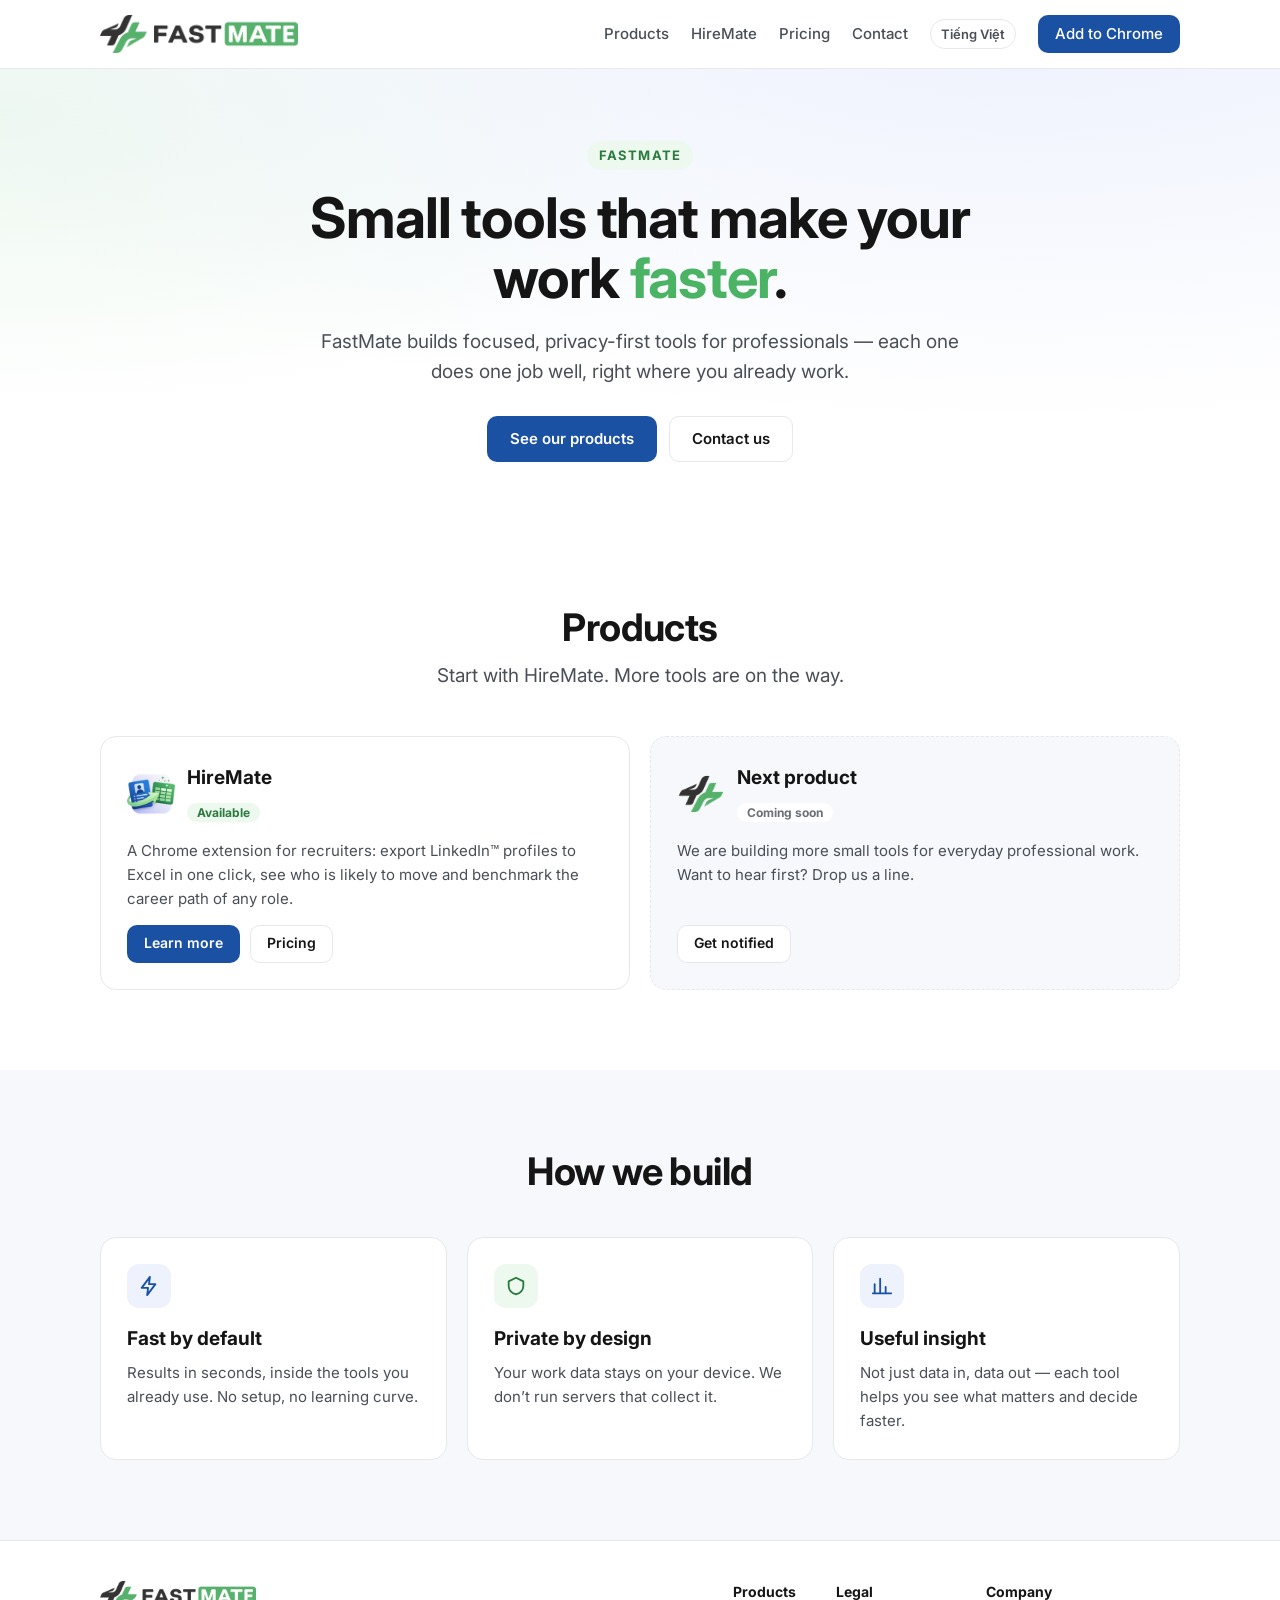
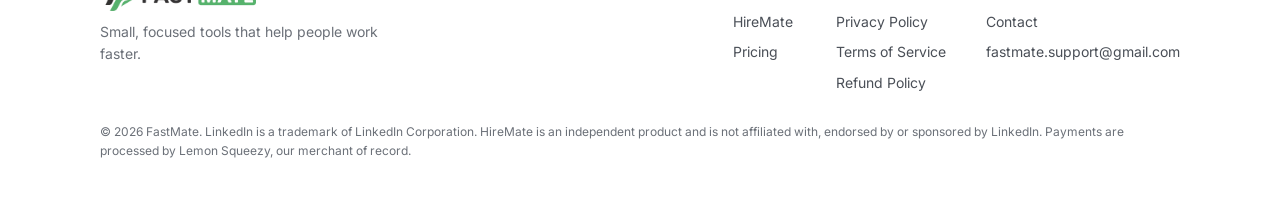
<file: index.html>
<!doctype html>
<html lang="en">
<head>
<meta charset="utf-8">
<meta name="viewport" content="width=device-width, initial-scale=1">
<title>FastMate — small tools that make work faster</title>
<meta name="description" content="FastMate builds small, focused tools that save professionals hours every week. Our first product is HireMate for recruiters.">
<link rel="alternate" hreflang="en" href="https://fastmate.io.vn/">
<link rel="alternate" hreflang="vi" href="https://fastmate.io.vn/vi/">
<link rel="canonical" href="https://fastmate.io.vn/">
<meta property="og:site_name" content="FastMate">
<meta property="og:type" content="website">
<meta property="og:locale" content="en_US">
<meta property="og:title" content="FastMate — small tools that make work faster">
<meta property="og:description" content="FastMate builds small, focused tools that save professionals hours every week. Our first product is HireMate for recruiters.">
<meta property="og:url" content="https://fastmate.io.vn/">
<meta property="og:image" content="https://fastmate.io.vn/assets/og-fastmate.png">
<meta property="og:image:width" content="1200">
<meta property="og:image:height" content="630">
<meta name="twitter:card" content="summary_large_image">
<meta name="twitter:title" content="FastMate — small tools that make work faster">
<meta name="twitter:description" content="FastMate builds small, focused tools that save professionals hours every week. Our first product is HireMate for recruiters.">
<meta name="twitter:image" content="https://fastmate.io.vn/assets/og-fastmate.png">
<script type="application/ld+json">{"@context": "https://schema.org", "@type": "Organization", "name": "FastMate", "url": "https://fastmate.io.vn/", "logo": "https://fastmate.io.vn/assets/fastmate-mark.png", "email": "fastmate.support@gmail.com"}</script>
<link rel="icon" href="assets/favicon.png" type="image/png">
<link rel="apple-touch-icon" href="assets/apple-touch-icon.png">
<link rel="preconnect" href="https://fonts.googleapis.com">
<link rel="stylesheet" href="https://fonts.googleapis.com/css2?family=Inter:wght@400;500;600;700;800&display=swap">
<link rel="stylesheet" href="assets/style.css">
</head>
<body>
<header class="site-header">
  <div class="wrap">
    <a class="brand" href="index.html"><img class="logo" src="assets/fastmate-logo.png" alt="FastMate"></a>
    <nav class="nav">
      <a href="index.html#products">Products</a>
      <a href="hiremate/">HireMate</a>
      <a href="hiremate/#pricing">Pricing</a>
      <a href="contact.html">Contact</a>
      <a class="lang" href="vi/index.html" hreflang="vi" lang="vi">Tiếng Việt</a>
      <a class="btn btn-primary btn-sm" href="https://chromewebstore.google.com/detail/fmhkmikhenpkemjmddogaildfdnhddfe?utm_source=fastmate.io.vn" target="_blank" rel="noopener">Add to Chrome</a>
    </nav>
  </div>
</header>
<main>
<section class="hero">
  <div class="wrap center" style="max-width:820px">
    <span class="eyebrow">FastMate</span>
    <h1>Small tools that make your work <span style="color:var(--green)">faster</span>.</h1>
    <p class="lead" style="margin:0 auto">FastMate builds focused, privacy-first tools for professionals — each one does one job well, right where you already work.</p>
    <div class="actions" style="justify-content:center">
      <a class="btn btn-primary" href="#products">See our products</a>
      <a class="btn btn-ghost" href="contact.html">Contact us</a>
    </div>
  </div>
</section>

<section id="products">
  <div class="wrap">
    <div class="section-head">
      <h2>Products</h2>
      <p class="lead">Start with HireMate. More tools are on the way.</p>
    </div>
    <div class="grid-2">
      <div class="card product">
        <div class="logo-row"><img src="assets/hiremate-icon.png" alt=""><div><h3>HireMate</h3><span class="tag">Available</span></div></div>
        <p>A Chrome extension for recruiters: export LinkedIn™ profiles to Excel in one click, see who is likely to move and benchmark the career path of any role.</p>
        <div class="links"><a class="btn btn-primary btn-sm" href="hiremate/">Learn more</a><a class="btn btn-ghost btn-sm" href="hiremate/#pricing">Pricing</a></div>
      </div>
      <div class="card product soon">
        <div class="logo-row"><img src="assets/fastmate-mark.png" alt=""><div><h3>Next product</h3><span class="tag">Coming soon</span></div></div>
        <p>We are building more small tools for everyday professional work. Want to hear first? Drop us a line.</p>
        <div class="links"><a class="btn btn-ghost btn-sm" href="contact.html">Get notified</a></div>
      </div>
    </div>
  </div>
</section>

<section class="section-alt">
  <div class="wrap">
    <div class="section-head"><h2>How we build</h2></div>
    <div class="grid-3">
      <div class="card"><div class="icon"><svg width="22" height="22" viewBox="0 0 24 24" fill="none" stroke="currentColor" stroke-width="2" stroke-linecap="round" stroke-linejoin="round"><path d="M13 2 4 14h7l-1 8 9-12h-7l1-8z"/></svg></div><h3>Fast by default</h3><p>Results in seconds, inside the tools you already use. No setup, no learning curve.</p></div>
      <div class="card"><div class="icon green"><svg width="22" height="22" viewBox="0 0 24 24" fill="none" stroke="currentColor" stroke-width="2" stroke-linecap="round" stroke-linejoin="round"><path d="M12 3l8 4v5c0 4.5-3.4 8.3-8 9-4.6-.7-8-4.5-8-9V7l8-4z"/></svg></div><h3>Private by design</h3><p>Your work data stays on your device. We don’t run servers that collect it.</p></div>
      <div class="card"><div class="icon"><svg width="22" height="22" viewBox="0 0 24 24" fill="none" stroke="currentColor" stroke-width="2" stroke-linecap="round" stroke-linejoin="round"><path d="M4 20V10M10 20V4M16 20v-7M22 20H2"/></svg></div><h3>Useful insight</h3><p>Not just data in, data out — each tool helps you see what matters and decide faster.</p></div>
    </div>
  </div>
</section>
</main>
<footer class="site-footer">
  <div class="wrap">
    <div class="footer-grid">
      <div>
        <a class="brand" href="index.html"><img class="logo" src="assets/fastmate-logo.png" alt="FastMate"></a>
        <p class="muted" style="max-width:320px;margin:10px 0 0">Small, focused tools that help people work faster.</p>
      </div>
      <div class="footer-links">
        <div><strong>Products</strong><a href="hiremate/">HireMate</a><a href="hiremate/#pricing">Pricing</a></div>
        <div><strong>Legal</strong><a href="privacy.html">Privacy Policy</a><a href="terms.html">Terms of Service</a><a href="refund.html">Refund Policy</a></div>
        <div><strong>Company</strong><a href="contact.html">Contact</a><a href="mailto:fastmate.support@gmail.com">fastmate.support@gmail.com</a></div>
      </div>
    </div>
    <p class="disclaimer">© 2026 FastMate. LinkedIn is a trademark of LinkedIn Corporation. HireMate is an independent product and is not affiliated with, endorsed by or sponsored by LinkedIn. Payments are processed by Lemon Squeezy, our merchant of record.</p>
  </div>
</footer>
</body>
</html>
</file>
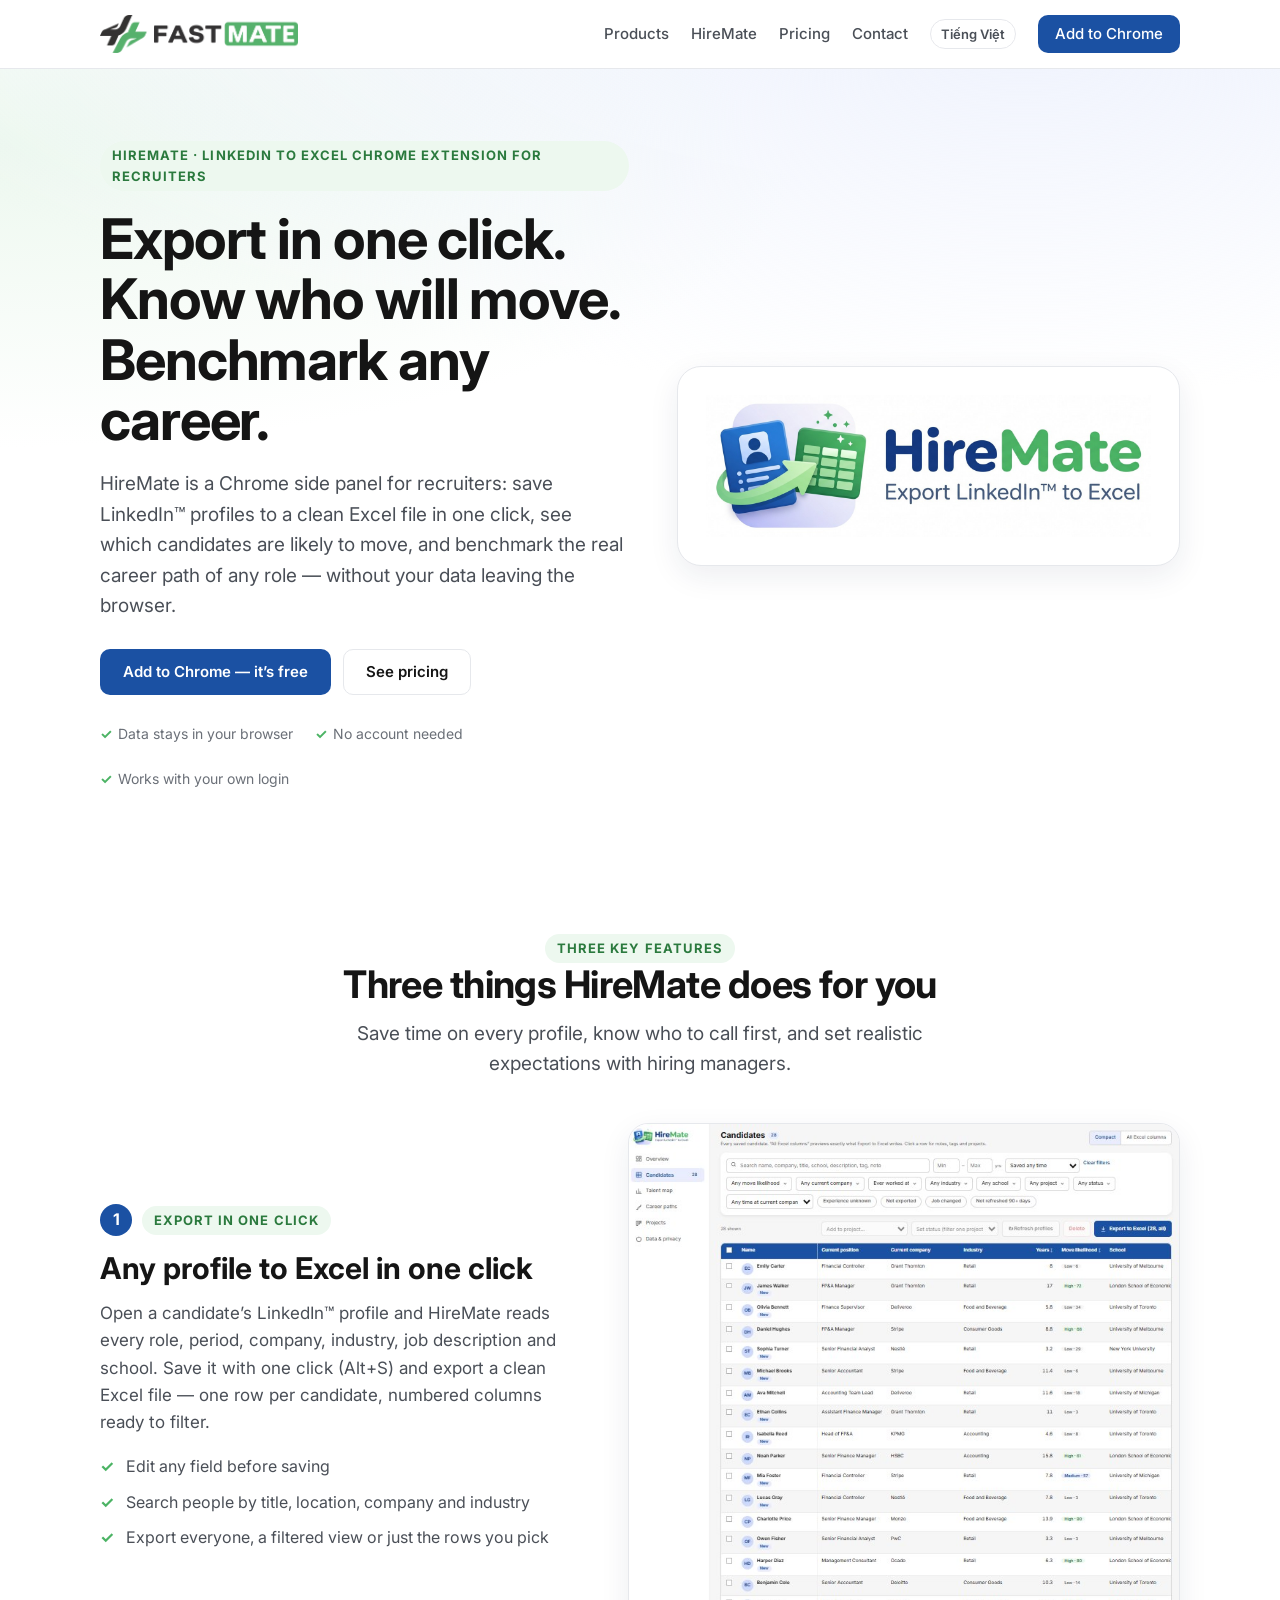
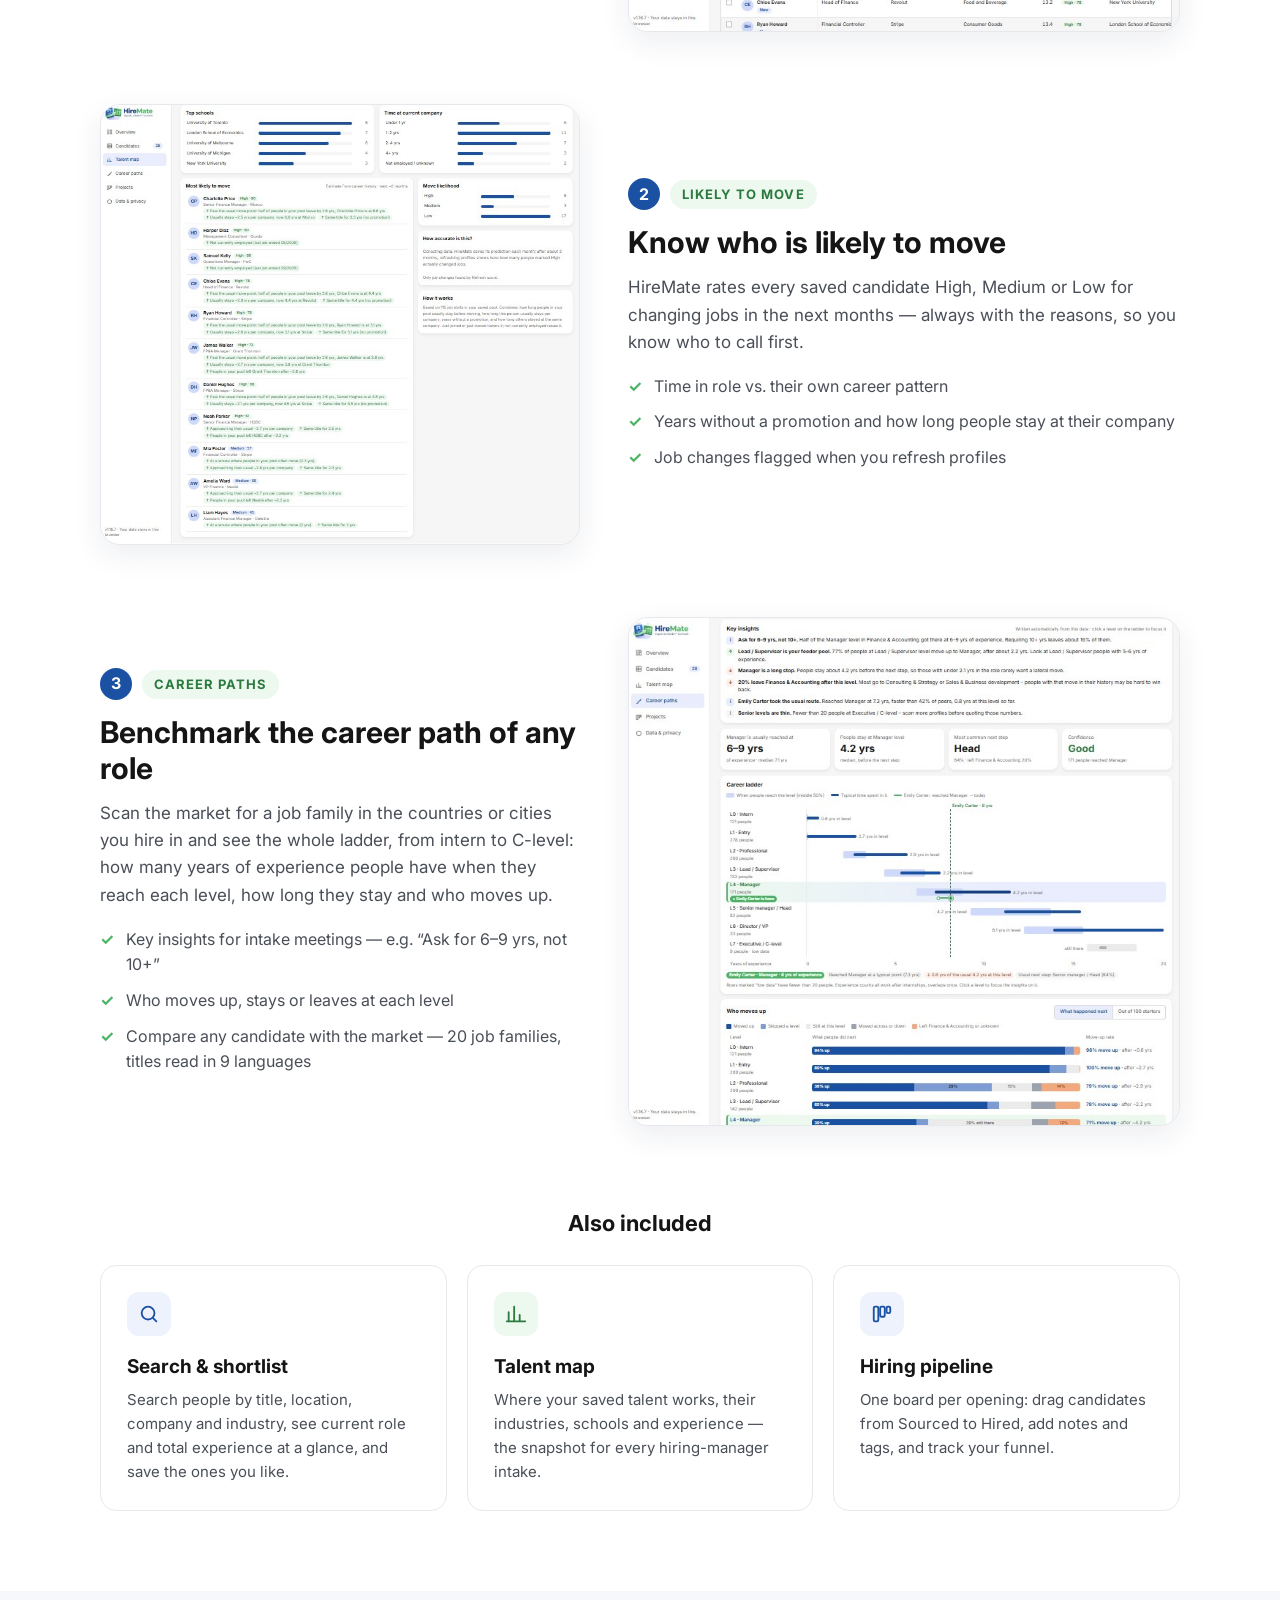
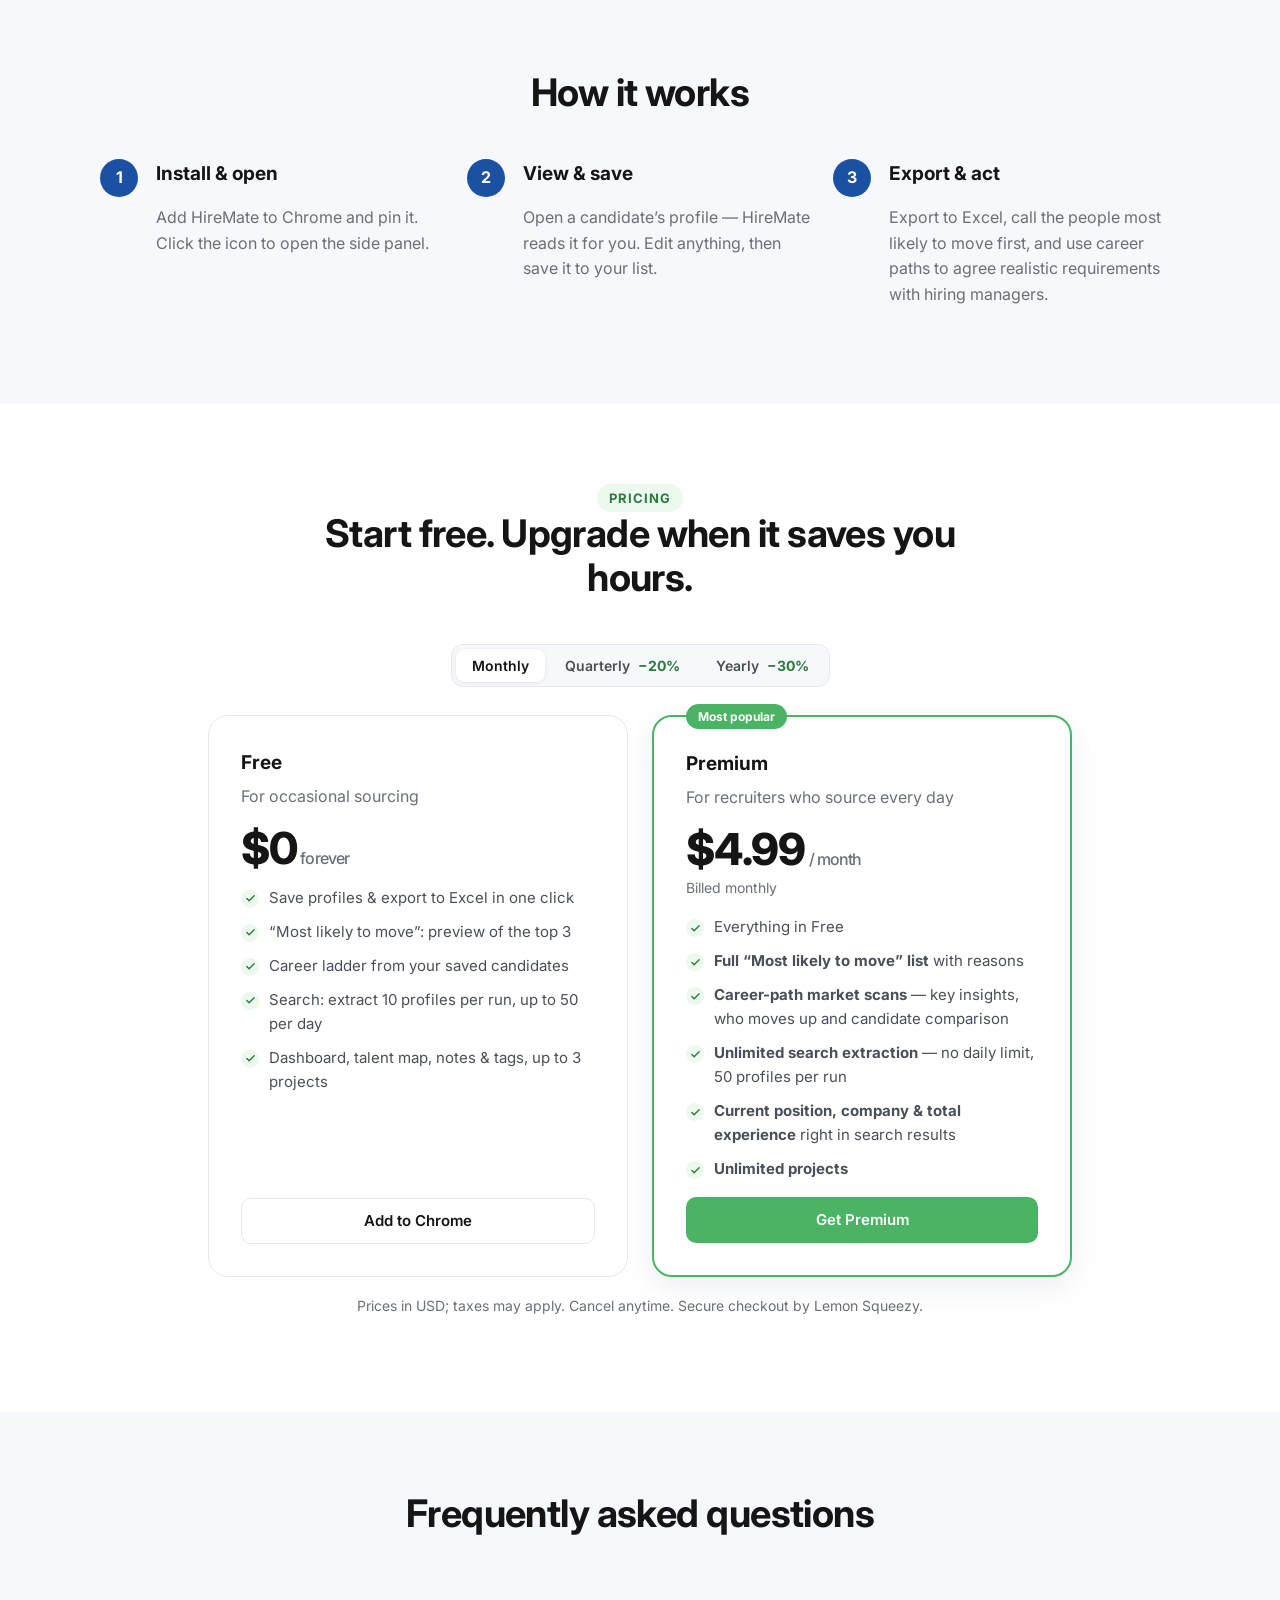
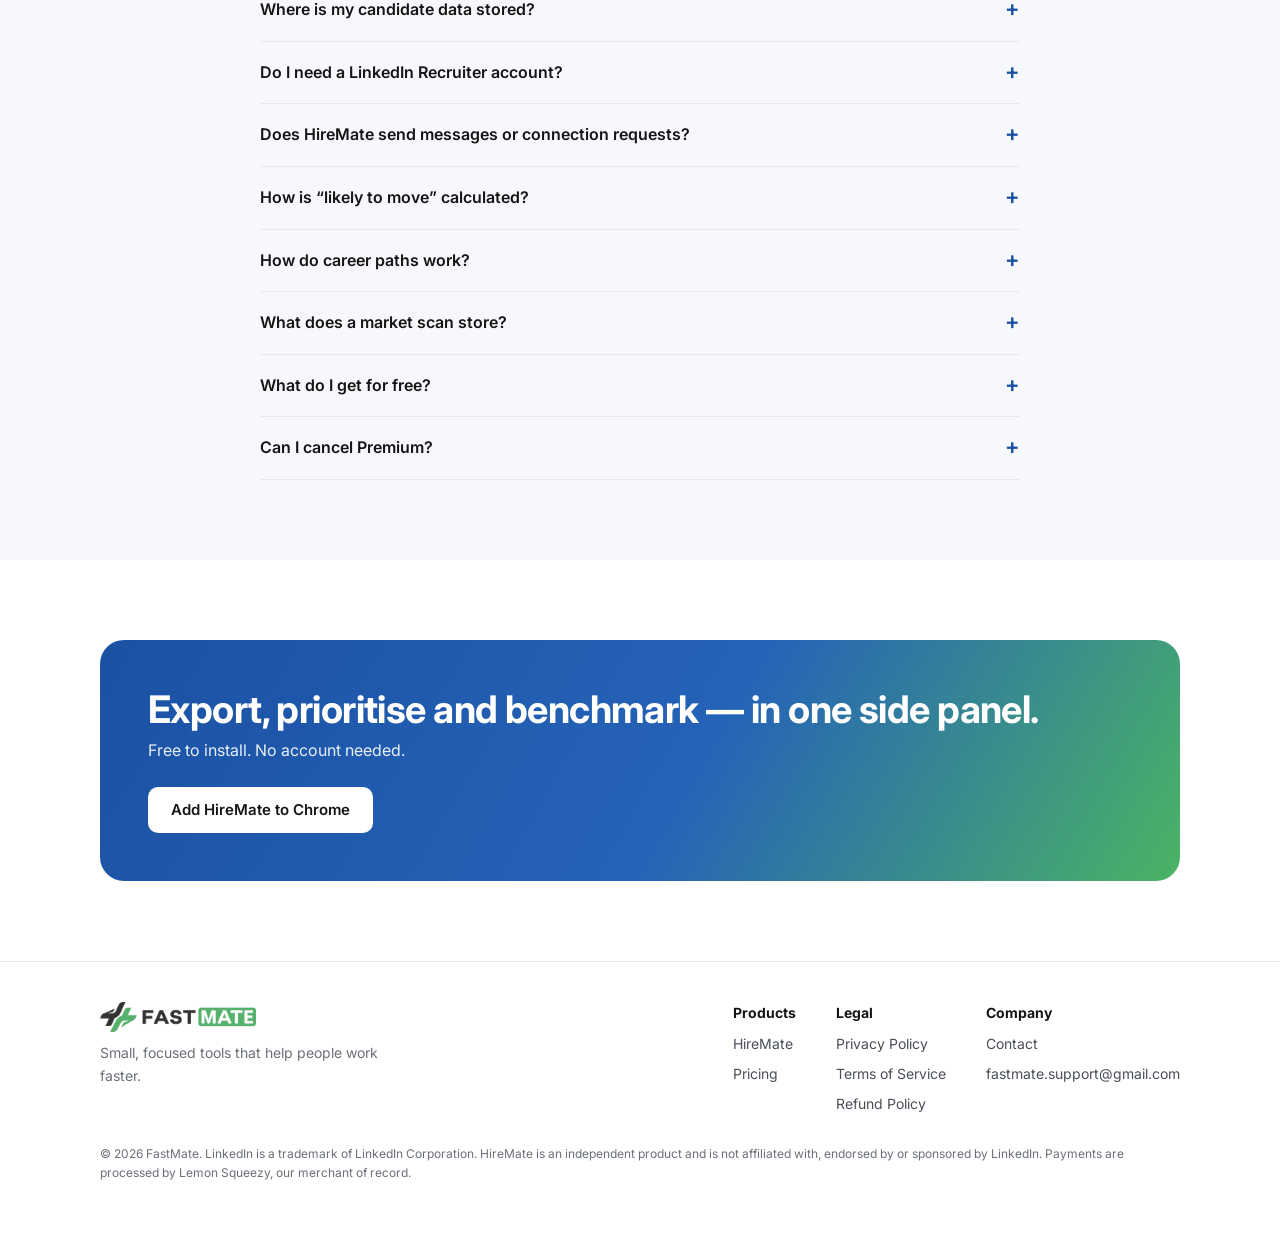
<file: hiremate/index.html>
<!doctype html>
<html lang="en">
<head>
<meta charset="utf-8">
<meta name="viewport" content="width=device-width, initial-scale=1">
<title>HireMate — Export LinkedIn™ profiles to Excel, see who will move, benchmark career paths</title>
<meta name="description" content="HireMate is a Chrome extension for recruiters: export LinkedIn™ profiles to Excel in one click, see which candidates are likely to move and benchmark the career path of any role.">
<link rel="alternate" hreflang="en" href="https://fastmate.io.vn/hiremate/">
<link rel="alternate" hreflang="vi" href="https://fastmate.io.vn/vi/hiremate/">
<link rel="canonical" href="https://fastmate.io.vn/hiremate/">
<meta property="og:site_name" content="FastMate">
<meta property="og:type" content="product">
<meta property="og:locale" content="en_US">
<meta property="og:title" content="HireMate — Export LinkedIn™ profiles to Excel, see who will move, benchmark career paths">
<meta property="og:description" content="HireMate is a Chrome extension for recruiters: export LinkedIn™ profiles to Excel in one click, see which candidates are likely to move and benchmark the career path of any role.">
<meta property="og:url" content="https://fastmate.io.vn/hiremate/">
<meta property="og:image" content="https://fastmate.io.vn/assets/og-hiremate.png">
<meta property="og:image:width" content="1200">
<meta property="og:image:height" content="630">
<meta name="twitter:card" content="summary_large_image">
<meta name="twitter:title" content="HireMate — Export LinkedIn™ profiles to Excel, see who will move, benchmark career paths">
<meta name="twitter:description" content="HireMate is a Chrome extension for recruiters: export LinkedIn™ profiles to Excel in one click, see which candidates are likely to move and benchmark the career path of any role.">
<meta name="twitter:image" content="https://fastmate.io.vn/assets/og-hiremate.png">
<script type="application/ld+json">{"@context": "https://schema.org", "@type": "SoftwareApplication", "url": "https://fastmate.io.vn/hiremate/", "description": "HireMate is a Chrome extension for recruiters: export LinkedIn™ profiles to Excel in one click, see which candidates are likely to move and benchmark the career path of any role.", "image": "https://fastmate.io.vn/assets/og-hiremate.png", "inLanguage": "en", "publisher": {"@type": "Organization", "name": "FastMate", "url": "https://fastmate.io.vn/", "logo": "https://fastmate.io.vn/assets/fastmate-mark.png", "email": "fastmate.support@gmail.com"}, "name": "HireMate", "alternateName": "HireMate - Export LinkedIn Profiles to Excel", "applicationCategory": "BusinessApplication", "applicationSubCategory": "Recruiting", "operatingSystem": "Google Chrome", "offers": [{"@type": "Offer", "name": "Free", "price": "0", "priceCurrency": "USD"}, {"@type": "Offer", "name": "Premium (monthly)", "price": "4.99", "priceCurrency": "USD"}, {"@type": "Offer", "name": "Premium (quarterly)", "price": "11.98", "priceCurrency": "USD"}, {"@type": "Offer", "name": "Premium (yearly)", "price": "41.92", "priceCurrency": "USD"}]}</script>
<link rel="icon" href="../assets/favicon.png" type="image/png">
<link rel="apple-touch-icon" href="../assets/apple-touch-icon.png">
<link rel="preconnect" href="https://fonts.googleapis.com">
<link rel="stylesheet" href="https://fonts.googleapis.com/css2?family=Inter:wght@400;500;600;700;800&display=swap">
<link rel="stylesheet" href="../assets/style.css">
</head>
<body>
<header class="site-header">
  <div class="wrap">
    <a class="brand" href="../index.html"><img class="logo" src="../assets/fastmate-logo.png" alt="FastMate"></a>
    <nav class="nav">
      <a href="../index.html#products">Products</a>
      <a href="../hiremate/">HireMate</a>
      <a href="../hiremate/#pricing">Pricing</a>
      <a href="../contact.html">Contact</a>
      <a class="lang" href="../vi/hiremate/index.html" hreflang="vi" lang="vi">Tiếng Việt</a>
      <a class="btn btn-primary btn-sm" href="https://chromewebstore.google.com/detail/fmhkmikhenpkemjmddogaildfdnhddfe?utm_source=fastmate.io.vn" target="_blank" rel="noopener">Add to Chrome</a>
    </nav>
  </div>
</header>
<main>
<section class="hero">
  <div class="wrap hero-grid">
    <div>
      <span class="eyebrow">HireMate · LinkedIn to Excel Chrome extension for recruiters</span>
      <h1>Export in one click. Know who will move. Benchmark any career.</h1>
      <p class="lead">HireMate is a Chrome side panel for recruiters: save LinkedIn™ profiles to a clean Excel file in one click, see which candidates are likely to move, and benchmark the real career path of any role — without your data leaving the browser.</p>
      <div class="actions">
        <a class="btn btn-primary" href="https://chromewebstore.google.com/detail/fmhkmikhenpkemjmddogaildfdnhddfe?utm_source=fastmate.io.vn" target="_blank" rel="noopener">Add to Chrome — it’s free</a>
        <a class="btn btn-ghost" href="#pricing">See pricing</a>
      </div>
      <div class="trust"><span>Data stays in your browser</span><span>No account needed</span><span>Works with your own login</span></div>
    </div>
    <div class="hero-art"><img src="../assets/hiremate-hero.jpg" alt="HireMate — profile to Excel"></div>
  </div>
</section>

<section id="features">
  <div class="wrap">
    <div class="section-head">
      <span class="eyebrow">Three key features</span>
      <h2>Three things HireMate does for you</h2>
      <p class="lead">Save time on every profile, know who to call first, and set realistic expectations with hiring managers.</p>
    </div>
    <div class="features">
      <div class="feature-row">
        <div class="feature-text">
          <div class="feature-tag"><span class="feature-num">1</span><span class="eyebrow">Export in one click</span></div>
          <h3>Any profile to Excel in one click</h3>
          <p>Open a candidate’s LinkedIn™ profile and HireMate reads every role, period, company, industry, job description and school. Save it with one click (Alt+S) and export a clean Excel file — one row per candidate, numbered columns ready to filter.</p>
          <ul class="ticks"><li>Edit any field before saving</li><li>Search people by title, location, company and industry</li><li>Export everyone, a filtered view or just the rows you pick</li></ul>
        </div>
        <div class="feature-shot"><img src="../assets/hiremate-export.jpg" alt="HireMate candidates table with Export to Excel" width="752" height="692" loading="lazy"></div>
      </div>
      <div class="feature-row flip">
        <div class="feature-text">
          <div class="feature-tag"><span class="feature-num">2</span><span class="eyebrow">Likely to move</span></div>
          <h3>Know who is likely to move</h3>
          <p>HireMate rates every saved candidate High, Medium or Low for changing jobs in the next months — always with the reasons, so you know who to call first.</p>
          <ul class="ticks"><li>Time in role vs. their own career pattern</li><li>Years without a promotion and how long people stay at their company</li><li>Job changes flagged when you refresh profiles</li></ul>
        </div>
        <div class="feature-shot"><img src="../assets/hiremate-move.jpg" alt="HireMate list of candidates most likely to move, with reasons" width="752" height="692" loading="lazy"></div>
      </div>
      <div class="feature-row">
        <div class="feature-text">
          <div class="feature-tag"><span class="feature-num">3</span><span class="eyebrow">Career paths</span></div>
          <h3>Benchmark the career path of any role</h3>
          <p>Scan the market for a job family in the countries or cities you hire in and see the whole ladder, from intern to C-level: how many years of experience people have when they reach each level, how long they stay and who moves up.</p>
          <ul class="ticks"><li>Key insights for intake meetings — e.g. “Ask for 6–9 yrs, not 10+”</li><li>Who moves up, stays or leaves at each level</li><li>Compare any candidate with the market — 20 job families, titles read in 9 languages</li></ul>
        </div>
        <div class="feature-shot"><img src="../assets/hiremate-career.jpg" alt="HireMate career ladder with insights and a compared candidate" width="752" height="692" loading="lazy"></div>
      </div>
    </div>
    <h3 class="also-title">Also included</h3>
    <div class="grid-3">
      <div class="card"><div class="icon"><svg width="22" height="22" viewBox="0 0 24 24" fill="none" stroke="currentColor" stroke-width="2" stroke-linecap="round" stroke-linejoin="round"><circle cx="11" cy="11" r="7"/><path d="m20 20-3.5-3.5"/></svg></div><h3>Search &amp; shortlist</h3><p>Search people by title, location, company and industry, see current role and total experience at a glance, and save the ones you like.</p></div>
      <div class="card"><div class="icon green"><svg width="22" height="22" viewBox="0 0 24 24" fill="none" stroke="currentColor" stroke-width="2" stroke-linecap="round" stroke-linejoin="round"><path d="M4 20V10M10 20V4M16 20v-7M22 20H2"/></svg></div><h3>Talent map</h3><p>Where your saved talent works, their industries, schools and experience — the snapshot for every hiring-manager intake.</p></div>
      <div class="card"><div class="icon"><svg width="22" height="22" viewBox="0 0 24 24" fill="none" stroke="currentColor" stroke-width="2" stroke-linecap="round" stroke-linejoin="round"><rect x="3" y="4" width="5" height="16" rx="1.5"/><rect x="10" y="4" width="5" height="11" rx="1.5"/><rect x="17" y="4" width="4" height="7" rx="1.5"/></svg></div><h3>Hiring pipeline</h3><p>One board per opening: drag candidates from Sourced to Hired, add notes and tags, and track your funnel.</p></div>
    </div>
  </div>
</section>

<section class="section-alt">
  <div class="wrap">
    <div class="section-head"><h2>How it works</h2></div>
    <div class="grid-3 steps">
      <div class="step"><h3>Install & open</h3><p class="muted">Add HireMate to Chrome and pin it. Click the icon to open the side panel.</p></div>
      <div class="step"><h3>View & save</h3><p class="muted">Open a candidate’s profile — HireMate reads it for you. Edit anything, then save it to your list.</p></div>
      <div class="step"><h3>Export & act</h3><p class="muted">Export to Excel, call the people most likely to move first, and use career paths to agree realistic requirements with hiring managers.</p></div>
    </div>
  </div>
</section>

<section id="pricing">
  <div class="wrap">
    <div class="section-head">
      <span class="eyebrow">Pricing</span>
      <h2>Start free. Upgrade when it saves you hours.</h2>
    </div>
    <div class="billing" role="group" aria-label="Billing period">
      <button type="button" data-period="monthly" class="active">Monthly</button>
      <button type="button" data-period="quarterly">Quarterly <span class="save">−20%</span></button>
      <button type="button" data-period="yearly">Yearly <span class="save">−30%</span></button>
    </div>
    <div class="pricing">
      <div class="plan">
        <div><h3>Free</h3><p class="muted" style="margin:0">For occasional sourcing</p></div>
        <div class="price">$0<small> forever</small></div>
        <ul>
          <li>Save profiles &amp; export to Excel in one click</li>
          <li>“Most likely to move”: preview of the top 3</li>
          <li>Career ladder from your saved candidates</li>
          <li>Search: extract 10 profiles per run, up to 50 per day</li>
          <li>Dashboard, talent map, notes &amp; tags, up to 3 projects</li>
        </ul>
        <a class="btn btn-ghost" href="https://chromewebstore.google.com/detail/fmhkmikhenpkemjmddogaildfdnhddfe?utm_source=fastmate.io.vn" target="_blank" rel="noopener">Add to Chrome</a>
      </div>
      <div class="plan featured">
        <div><h3>Premium</h3><p class="muted" style="margin:0">For recruiters who source every day</p></div>
        <div>
          <div class="price"><span id="pPrice">$4.99</span><small> / month</small></div>
          <div class="muted" id="pBilled" style="font-size:14px;margin-top:6px">Billed monthly</div>
        </div>
        <ul>
          <li>Everything in Free</li>
          <li><strong>Full “Most likely to move” list</strong> with reasons</li>
          <li><strong>Career-path market scans</strong> — key insights, who moves up and candidate comparison</li>
          <li><strong>Unlimited search extraction</strong> — no daily limit, 50 profiles per run</li>
          <li><strong>Current position, company &amp; total experience</strong> right in search results</li>
          <li><strong>Unlimited projects</strong></li>
        </ul>
        <a class="btn btn-green" href="https://fastmate.lemonsqueezy.com/checkout/buy/b649a58d-00c4-41a0-ad82-a3b9c0660f90" target="_blank" rel="noopener">Get Premium</a>
      </div>
    </div>
    <p class="billing-note muted">Prices in USD; taxes may apply. Cancel anytime. Secure checkout by Lemon Squeezy.</p>
  </div>
</section>
<script>
  // Billing toggle: $4.99/month; quarterly −20% ($11.98 every 3 months); yearly −30% ($41.92 per year).
  (function () {
    var plans = {
      monthly: { price: '$4.99', billed: 'Billed monthly' },
      quarterly: { price: '$3.99', billed: '$11.98 billed every 3 months — save 20%' },
      yearly: { price: '$3.49', billed: '$41.92 billed yearly — save 30%' }
    };
    var buttons = document.querySelectorAll('.billing button');
    buttons.forEach(function (b) {
      b.addEventListener('click', function () {
        buttons.forEach(function (x) { x.classList.toggle('active', x === b); });
        var p = plans[b.dataset.period];
        document.getElementById('pPrice').textContent = p.price;
        document.getElementById('pBilled').textContent = p.billed;
      });
    });
  })();
</script>

<section class="section-alt">
  <div class="wrap">
    <div class="section-head"><h2>Frequently asked questions</h2></div>
    <div class="faq">
      <details><summary>Where is my candidate data stored?</summary><p>Only in your own browser (Chrome’s local extension storage). HireMate has no server that receives your candidate data. You can export a backup or delete everything at any time from the dashboard.</p></details>
      <details><summary>Do I need a LinkedIn Recruiter account?</summary><p>No. HireMate works with the profiles you can already see with your own LinkedIn account. Free LinkedIn accounts have their own search limits, which HireMate respects.</p></details>
      <details><summary>Does HireMate send messages or connection requests?</summary><p>No. HireMate never sends messages, invitations or posts on your behalf. Bulk features are capped and throttled to protect your account.</p></details>
      <details><summary>How is “likely to move” calculated?</summary><p>From career patterns in your own saved pool: how long people usually stay before moving, how long this person usually stays per company, time without a promotion and similar signals. It is an estimate, shown with its reasons — not a fact about any person.</p></details>
      <details><summary>How do career paths work?</summary><p>Pick a job family, a location and, if you like, an industry. HireMate searches LinkedIn with your own session, reads up to 50 profiles per run at a human pace and places every role on an eight-level ladder from intern to C-level; your saved candidates are added too. Run more scans to grow the benchmark — people already in it are skipped.</p></details>
      <details><summary>What does a market scan store?</summary><p>Only anonymous career data: job titles mapped to a job family and level, with their dates. No names, photos or profile links are kept, scanned people are not added to your candidates, and everything stays in your browser.</p></details>
      <details><summary>What do I get for free?</summary><p>One-click save and Excel export, the dashboard, talent map and a career ladder from your saved candidates are free. The free plan lets you extract 10 search results per run and up to 50 per day, includes up to 3 projects and a preview of the top 3 people most likely to move. Premium removes these limits and adds career-path market scans with insights, plus current position, company and total experience in search results.</p></details>
      <details><summary>Can I cancel Premium?</summary><p>Yes, anytime from the link in your receipt email. You keep Premium until the end of the period you paid for. See our <a href="../refund.html">Refund Policy</a>.</p></details>
    </div>
  </div>
</section>

<section>
  <div class="wrap">
    <div class="cta">
      <div><h2>Export, prioritise and benchmark — in one side panel.</h2><p>Free to install. No account needed.</p></div>
      <a class="btn btn-ghost" href="https://chromewebstore.google.com/detail/fmhkmikhenpkemjmddogaildfdnhddfe?utm_source=fastmate.io.vn" target="_blank" rel="noopener">Add HireMate to Chrome</a>
    </div>
  </div>
</section>
</main>
<footer class="site-footer">
  <div class="wrap">
    <div class="footer-grid">
      <div>
        <a class="brand" href="../index.html"><img class="logo" src="../assets/fastmate-logo.png" alt="FastMate"></a>
        <p class="muted" style="max-width:320px;margin:10px 0 0">Small, focused tools that help people work faster.</p>
      </div>
      <div class="footer-links">
        <div><strong>Products</strong><a href="../hiremate/">HireMate</a><a href="../hiremate/#pricing">Pricing</a></div>
        <div><strong>Legal</strong><a href="../privacy.html">Privacy Policy</a><a href="../terms.html">Terms of Service</a><a href="../refund.html">Refund Policy</a></div>
        <div><strong>Company</strong><a href="../contact.html">Contact</a><a href="mailto:fastmate.support@gmail.com">fastmate.support@gmail.com</a></div>
      </div>
    </div>
    <p class="disclaimer">© 2026 FastMate. LinkedIn is a trademark of LinkedIn Corporation. HireMate is an independent product and is not affiliated with, endorsed by or sponsored by LinkedIn. Payments are processed by Lemon Squeezy, our merchant of record.</p>
  </div>
</footer>
</body>
</html>
</file>
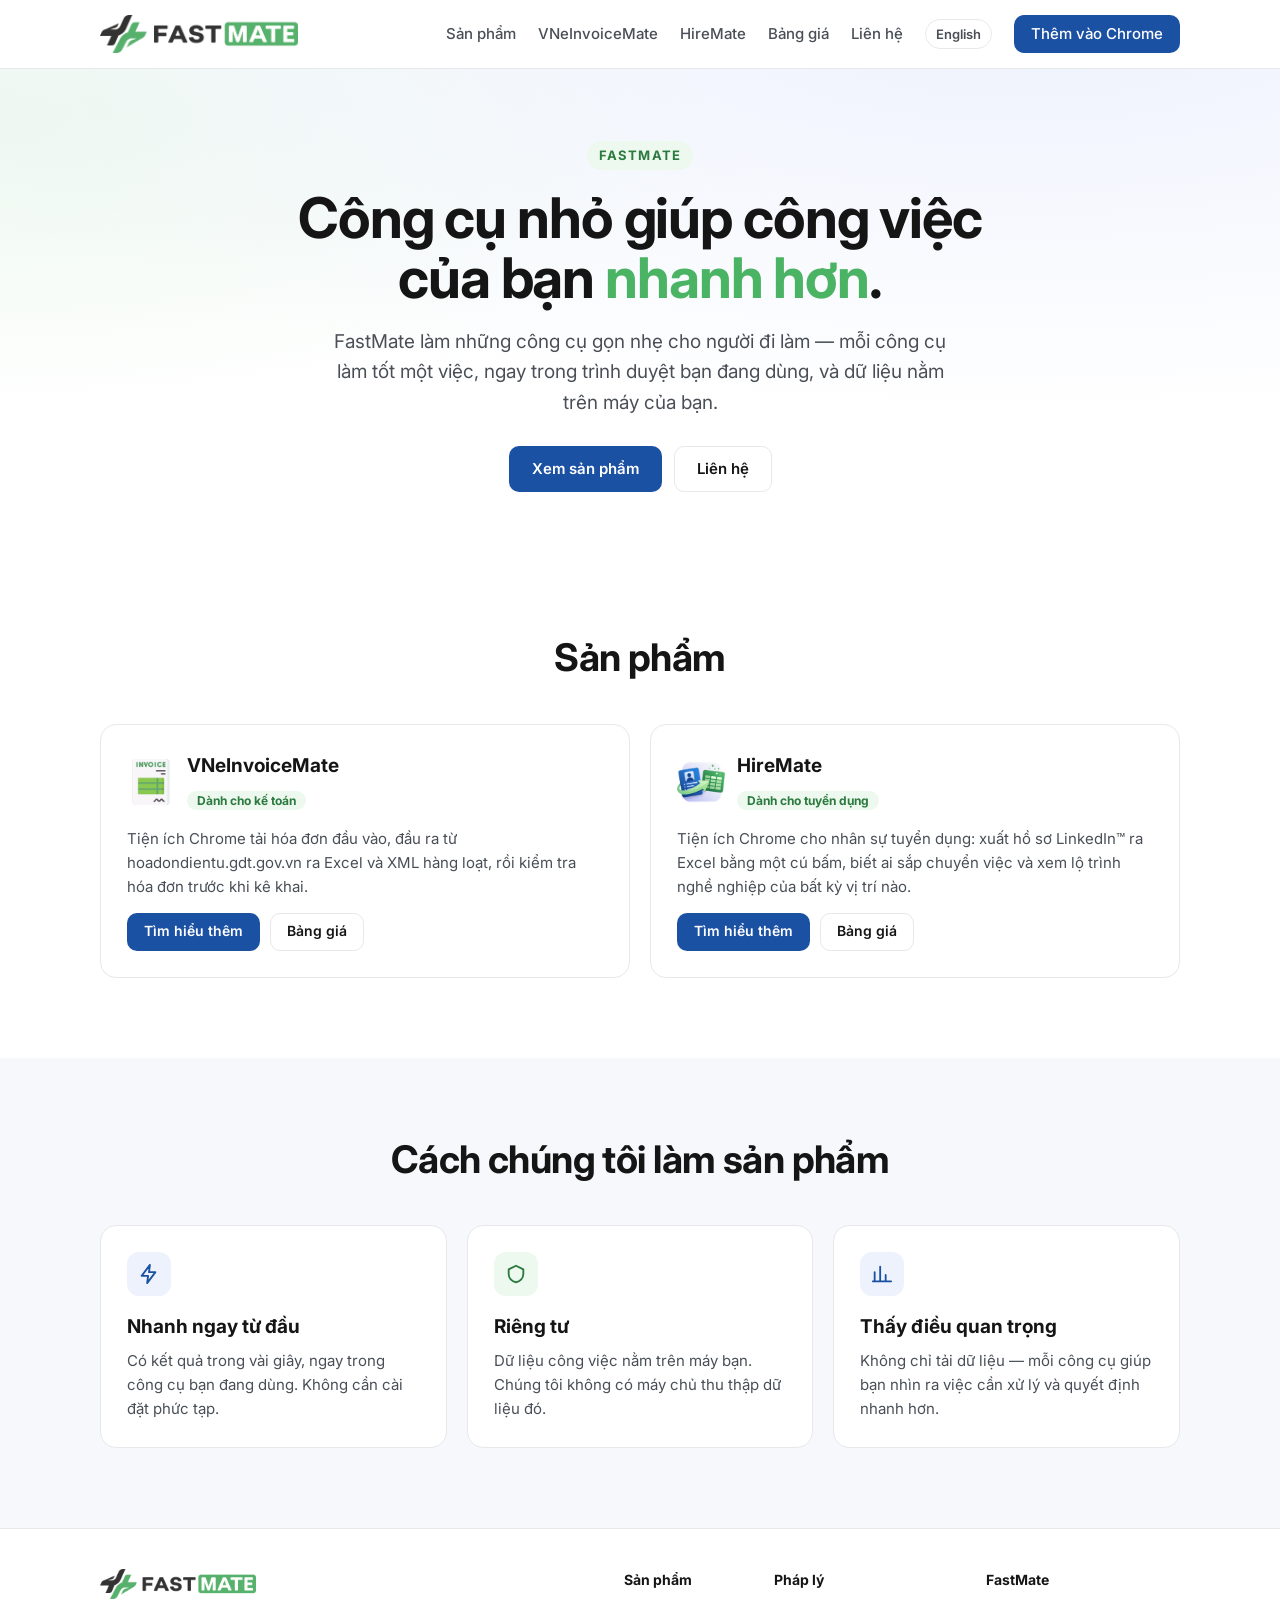
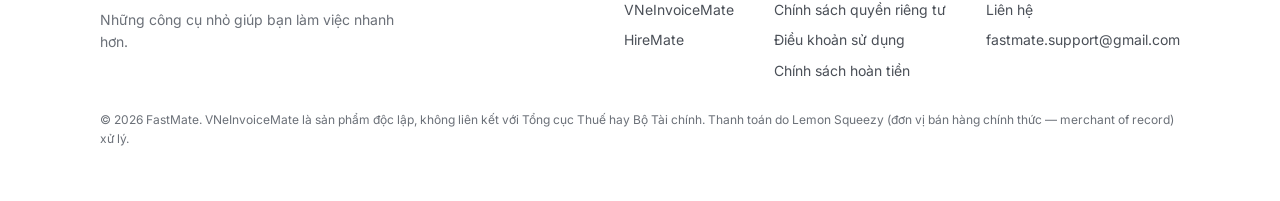
<file: vi/index.html>
<!doctype html>
<html lang="vi">
<head>
<meta charset="utf-8">
<meta name="viewport" content="width=device-width, initial-scale=1">
<title>FastMate — công cụ nhỏ giúp làm việc nhanh hơn</title>
<meta name="description" content="FastMate làm những công cụ nhỏ, gọn, tôn trọng quyền riêng tư cho người đi làm. VNeInvoiceMate giúp kế toán tải và kiểm soát hóa đơn điện tử.">
<link rel="alternate" hreflang="vi" href="https://fastmate.io.vn/vi/">
<link rel="alternate" hreflang="en" href="https://fastmate.io.vn/">
<link rel="canonical" href="https://fastmate.io.vn/vi/">
<meta property="og:site_name" content="FastMate">
<meta property="og:type" content="website">
<meta property="og:locale" content="vi_VN">
<meta property="og:title" content="FastMate — công cụ nhỏ giúp làm việc nhanh hơn">
<meta property="og:description" content="FastMate làm những công cụ nhỏ, gọn, tôn trọng quyền riêng tư cho người đi làm. VNeInvoiceMate giúp kế toán tải và kiểm soát hóa đơn điện tử.">
<meta property="og:url" content="https://fastmate.io.vn/vi/">
<meta property="og:image" content="https://fastmate.io.vn/assets/og-fastmate.png">
<meta property="og:image:width" content="1200">
<meta property="og:image:height" content="630">
<meta name="twitter:card" content="summary_large_image">
<meta name="twitter:title" content="FastMate — công cụ nhỏ giúp làm việc nhanh hơn">
<meta name="twitter:description" content="FastMate làm những công cụ nhỏ, gọn, tôn trọng quyền riêng tư cho người đi làm. VNeInvoiceMate giúp kế toán tải và kiểm soát hóa đơn điện tử.">
<meta name="twitter:image" content="https://fastmate.io.vn/assets/og-fastmate.png">
<script type="application/ld+json">{"@context": "https://schema.org", "@type": "Organization", "name": "FastMate", "url": "https://fastmate.io.vn/", "logo": "https://fastmate.io.vn/assets/fastmate-mark.png", "email": "fastmate.support@gmail.com"}</script>
<link rel="icon" href="../assets/favicon.png" type="image/png">
<link rel="apple-touch-icon" href="../assets/apple-touch-icon.png">
<link rel="preconnect" href="https://fonts.googleapis.com">
<link rel="stylesheet" href="https://fonts.googleapis.com/css2?family=Inter:wght@400;500;600;700;800&display=swap">
<link rel="stylesheet" href="../assets/style.css">
</head>
<body>
<header class="site-header">
  <div class="wrap">
    <a class="brand" href="../vi/index.html"><img class="logo" src="../assets/fastmate-logo.png" alt="FastMate"></a>
    <nav class="nav">
      <a href="../vi/index.html#san-pham">Sản phẩm</a>
      <a href="../vi/vneinvoicemate/">VNeInvoiceMate</a>
      <a href="../vi/hiremate/">HireMate</a>
      <a href="../vi/vneinvoicemate/#bang-gia">Bảng giá</a>
      <a href="../vi/contact.html">Liên hệ</a>
      <a class="lang" href="../index.html" hreflang="en" lang="en">English</a>
      <a class="btn btn-primary btn-sm" href="https://chromewebstore.google.com/detail/ljfjbapabcjcbbihginmmmieaafeoemg?utm_source=fastmate.io.vn" target="_blank" rel="noopener">Thêm vào Chrome</a>
    </nav>
  </div>
</header>
<main>
<section class="hero">
  <div class="wrap center" style="max-width:820px">
    <span class="eyebrow">FastMate</span>
    <h1>Công cụ nhỏ giúp công việc của bạn <span style="color:var(--green)">nhanh hơn</span>.</h1>
    <p class="lead" style="margin:0 auto">FastMate làm những công cụ gọn nhẹ cho người đi làm — mỗi công cụ làm tốt một việc, ngay trong trình duyệt bạn đang dùng, và dữ liệu nằm trên máy của bạn.</p>
    <div class="actions" style="justify-content:center">
      <a class="btn btn-primary" href="#san-pham">Xem sản phẩm</a>
      <a class="btn btn-ghost" href="contact.html">Liên hệ</a>
    </div>
  </div>
</section>

<section id="san-pham">
  <div class="wrap">
    <div class="section-head">
      <h2>Sản phẩm</h2>
    </div>
    <div class="grid-2">
      <div class="card product">
        <div class="logo-row"><img src="../assets/vneinvoicemate-icon.png" alt=""><div><h3>VNeInvoiceMate</h3><span class="tag">Dành cho kế toán</span></div></div>
        <p>Tiện ích Chrome tải hóa đơn đầu vào, đầu ra từ hoadondientu.gdt.gov.vn ra Excel và XML hàng loạt, rồi kiểm tra hóa đơn trước khi kê khai.</p>
        <div class="links"><a class="btn btn-primary btn-sm" href="vneinvoicemate/">Tìm hiểu thêm</a><a class="btn btn-ghost btn-sm" href="vneinvoicemate/#bang-gia">Bảng giá</a></div>
      </div>
      <div class="card product">
        <div class="logo-row"><img src="../assets/hiremate-icon.png" alt=""><div><h3>HireMate</h3><span class="tag">Dành cho tuyển dụng</span></div></div>
        <p>Tiện ích Chrome cho nhân sự tuyển dụng: xuất hồ sơ LinkedIn™ ra Excel bằng một cú bấm, biết ai sắp chuyển việc và xem lộ trình nghề nghiệp của bất kỳ vị trí nào.</p>
        <div class="links"><a class="btn btn-primary btn-sm" href="hiremate/">Tìm hiểu thêm</a><a class="btn btn-ghost btn-sm" href="hiremate/#bang-gia">Bảng giá</a></div>
      </div>
    </div>
  </div>
</section>

<section class="section-alt">
  <div class="wrap">
    <div class="section-head"><h2>Cách chúng tôi làm sản phẩm</h2></div>
    <div class="grid-3">
      <div class="card"><div class="icon"><svg width="22" height="22" viewBox="0 0 24 24" fill="none" stroke="currentColor" stroke-width="2" stroke-linecap="round" stroke-linejoin="round"><path d="M13 2 4 14h7l-1 8 9-12h-7l1-8z"/></svg></div><h3>Nhanh ngay từ đầu</h3><p>Có kết quả trong vài giây, ngay trong công cụ bạn đang dùng. Không cần cài đặt phức tạp.</p></div>
      <div class="card"><div class="icon green"><svg width="22" height="22" viewBox="0 0 24 24" fill="none" stroke="currentColor" stroke-width="2" stroke-linecap="round" stroke-linejoin="round"><path d="M12 3l8 4v5c0 4.5-3.4 8.3-8 9-4.6-.7-8-4.5-8-9V7l8-4z"/></svg></div><h3>Riêng tư</h3><p>Dữ liệu công việc nằm trên máy bạn. Chúng tôi không có máy chủ thu thập dữ liệu đó.</p></div>
      <div class="card"><div class="icon"><svg width="22" height="22" viewBox="0 0 24 24" fill="none" stroke="currentColor" stroke-width="2" stroke-linecap="round" stroke-linejoin="round"><path d="M4 20V10M10 20V4M16 20v-7M22 20H2"/></svg></div><h3>Thấy điều quan trọng</h3><p>Không chỉ tải dữ liệu — mỗi công cụ giúp bạn nhìn ra việc cần xử lý và quyết định nhanh hơn.</p></div>
    </div>
  </div>
</section>
</main>
<footer class="site-footer">
  <div class="wrap">
    <div class="footer-grid">
      <div>
        <a class="brand" href="../vi/index.html"><img class="logo" src="../assets/fastmate-logo.png" alt="FastMate"></a>
        <p class="muted" style="max-width:320px;margin:10px 0 0">Những công cụ nhỏ giúp bạn làm việc nhanh hơn.</p>
      </div>
      <div class="footer-links">
        <div><strong>Sản phẩm</strong><a href="../vi/vneinvoicemate/">VNeInvoiceMate</a><a href="../vi/hiremate/">HireMate</a></div>
        <div><strong>Pháp lý</strong><a href="../vi/privacy.html">Chính sách quyền riêng tư</a><a href="../vi/terms.html">Điều khoản sử dụng</a><a href="../vi/refund.html">Chính sách hoàn tiền</a></div>
        <div><strong>FastMate</strong><a href="../vi/contact.html">Liên hệ</a><a href="mailto:fastmate.support@gmail.com">fastmate.support@gmail.com</a></div>
      </div>
    </div>
    <p class="disclaimer">© 2026 FastMate. VNeInvoiceMate là sản phẩm độc lập, không liên kết với Tổng cục Thuế hay Bộ Tài chính. Thanh toán do Lemon Squeezy (đơn vị bán hàng chính thức — merchant of record) xử lý.</p>
  </div>
</footer>
</body>
</html>
</file>
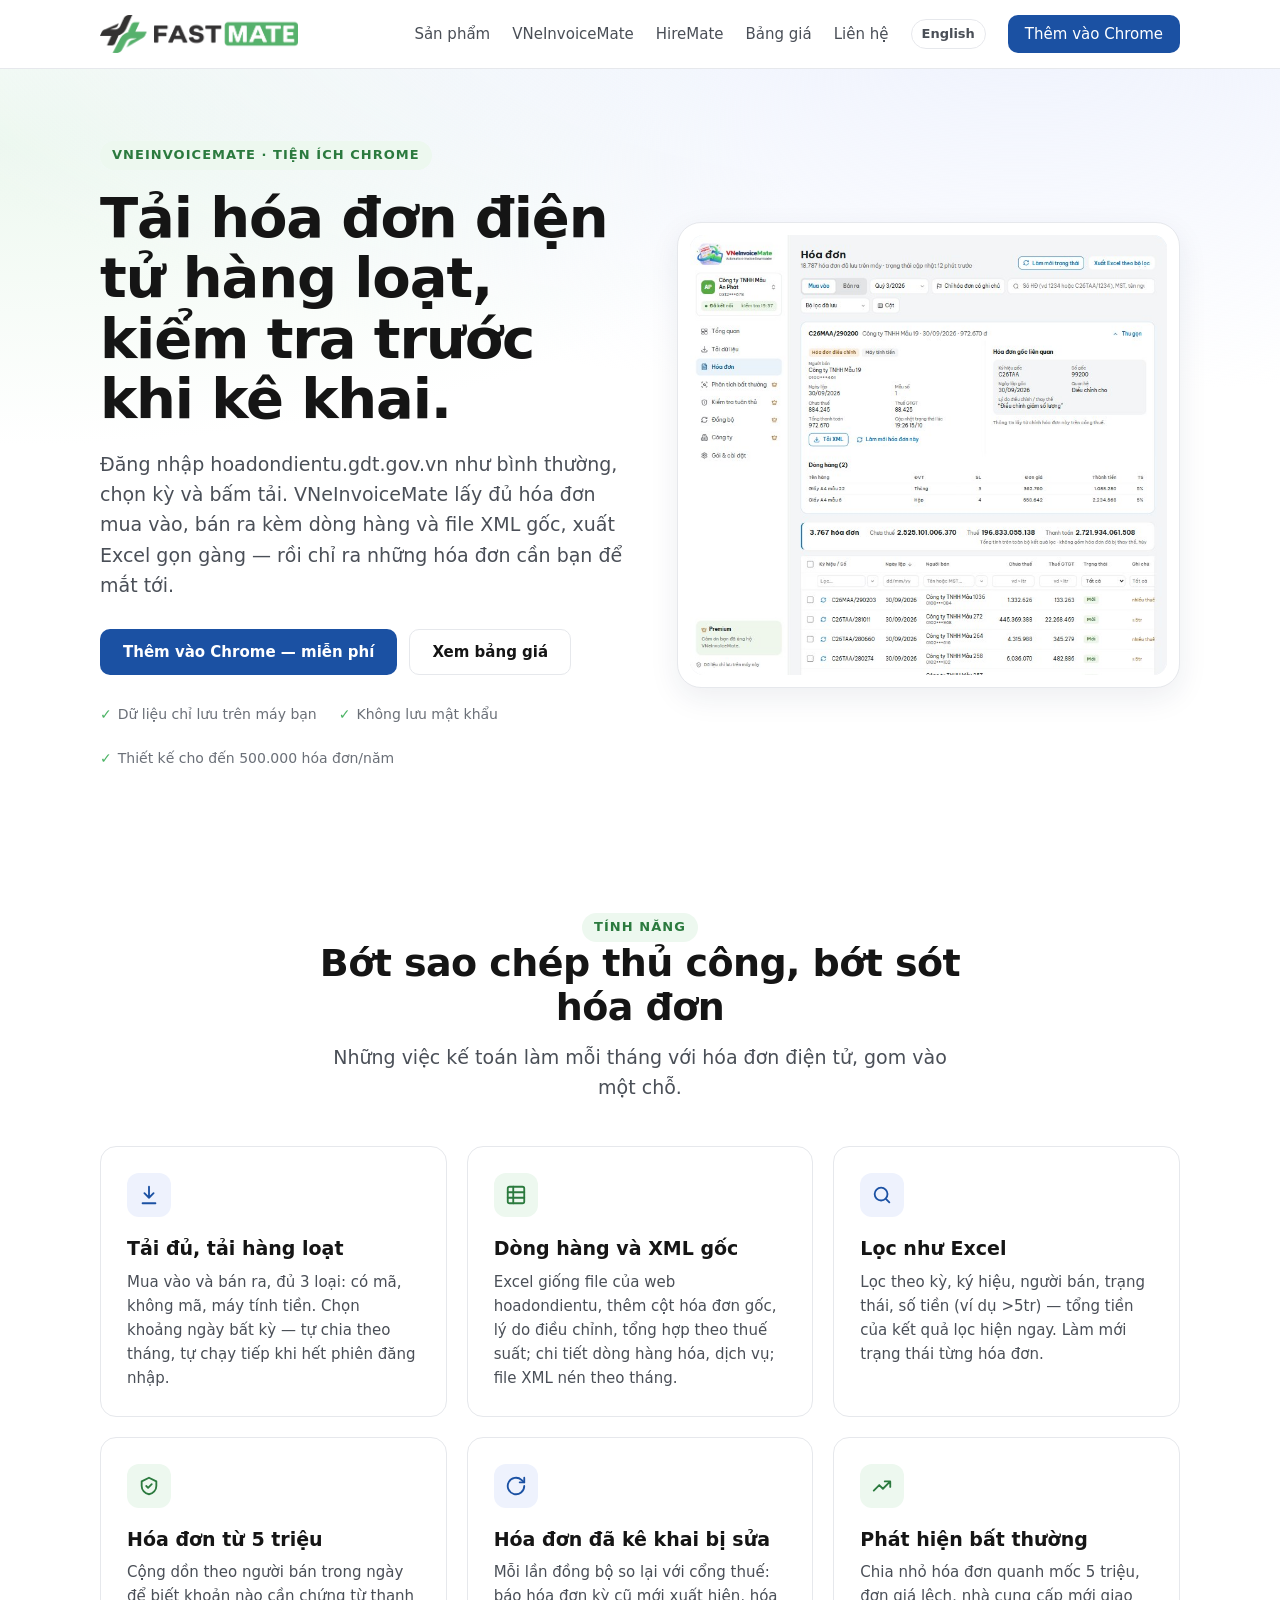
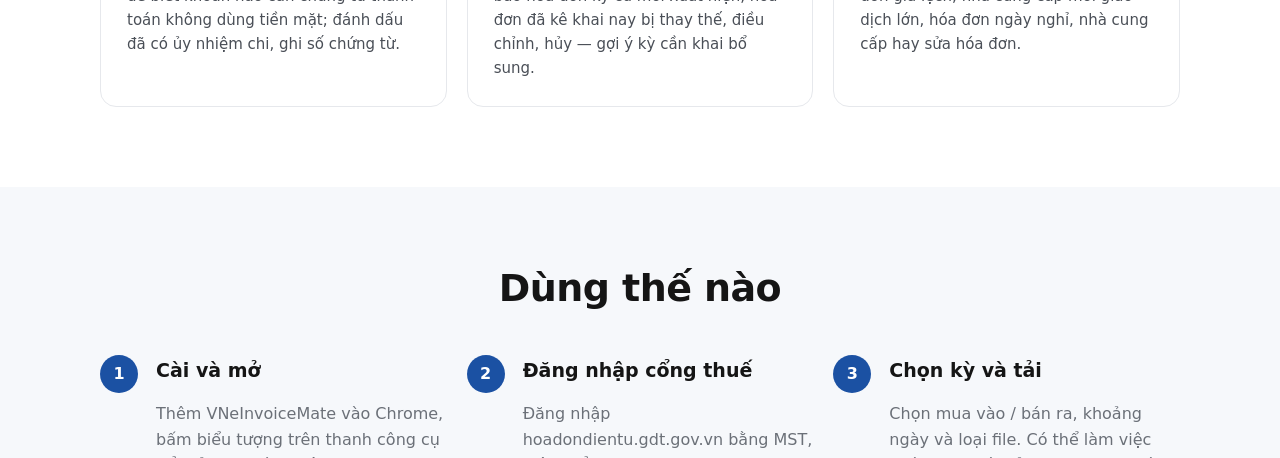
<file: vneinvoicemate/index.html>
<!doctype html><meta charset="utf-8"><meta name="robots" content="noindex"><meta http-equiv="refresh" content="0; url=../vi/vneinvoicemate/"><link rel="canonical" href="https://fastmate.io.vn/vi/vneinvoicemate/"><a href="../vi/vneinvoicemate/">VNeInvoiceMate</a>
</file>
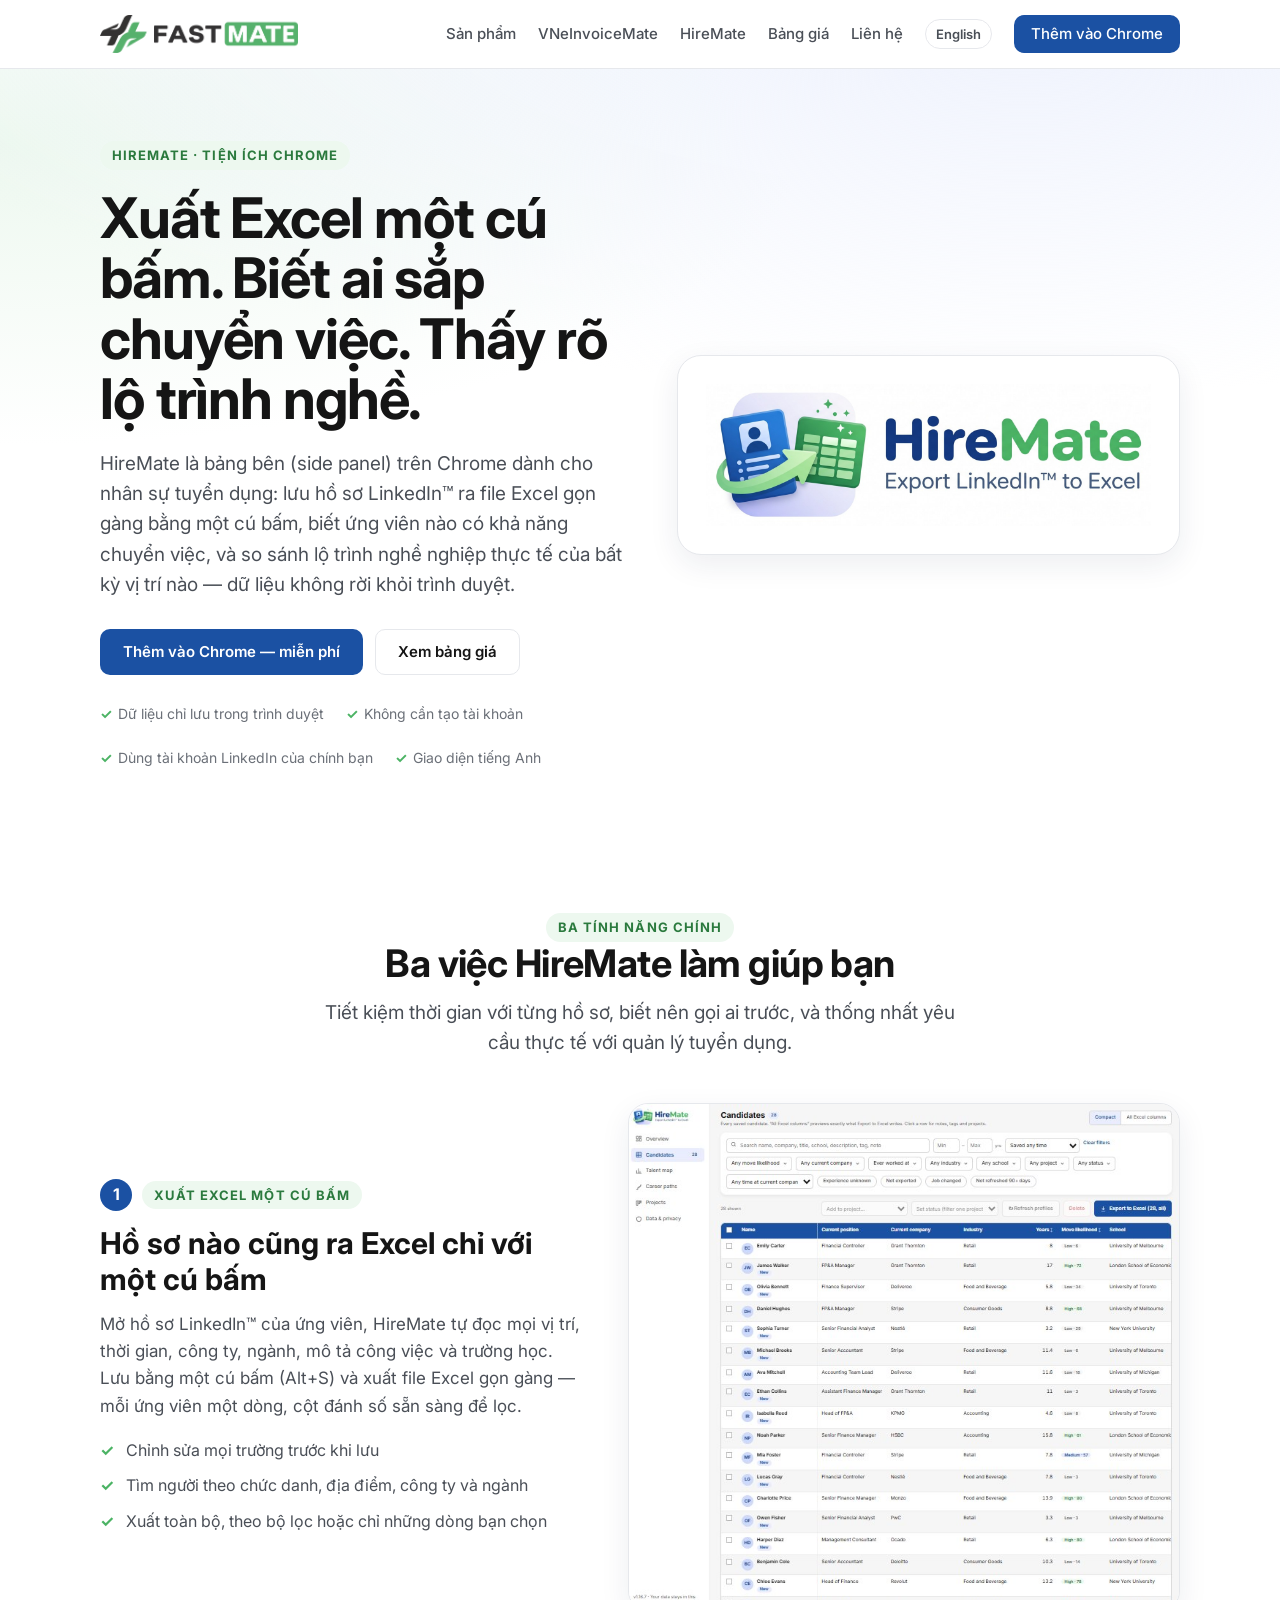
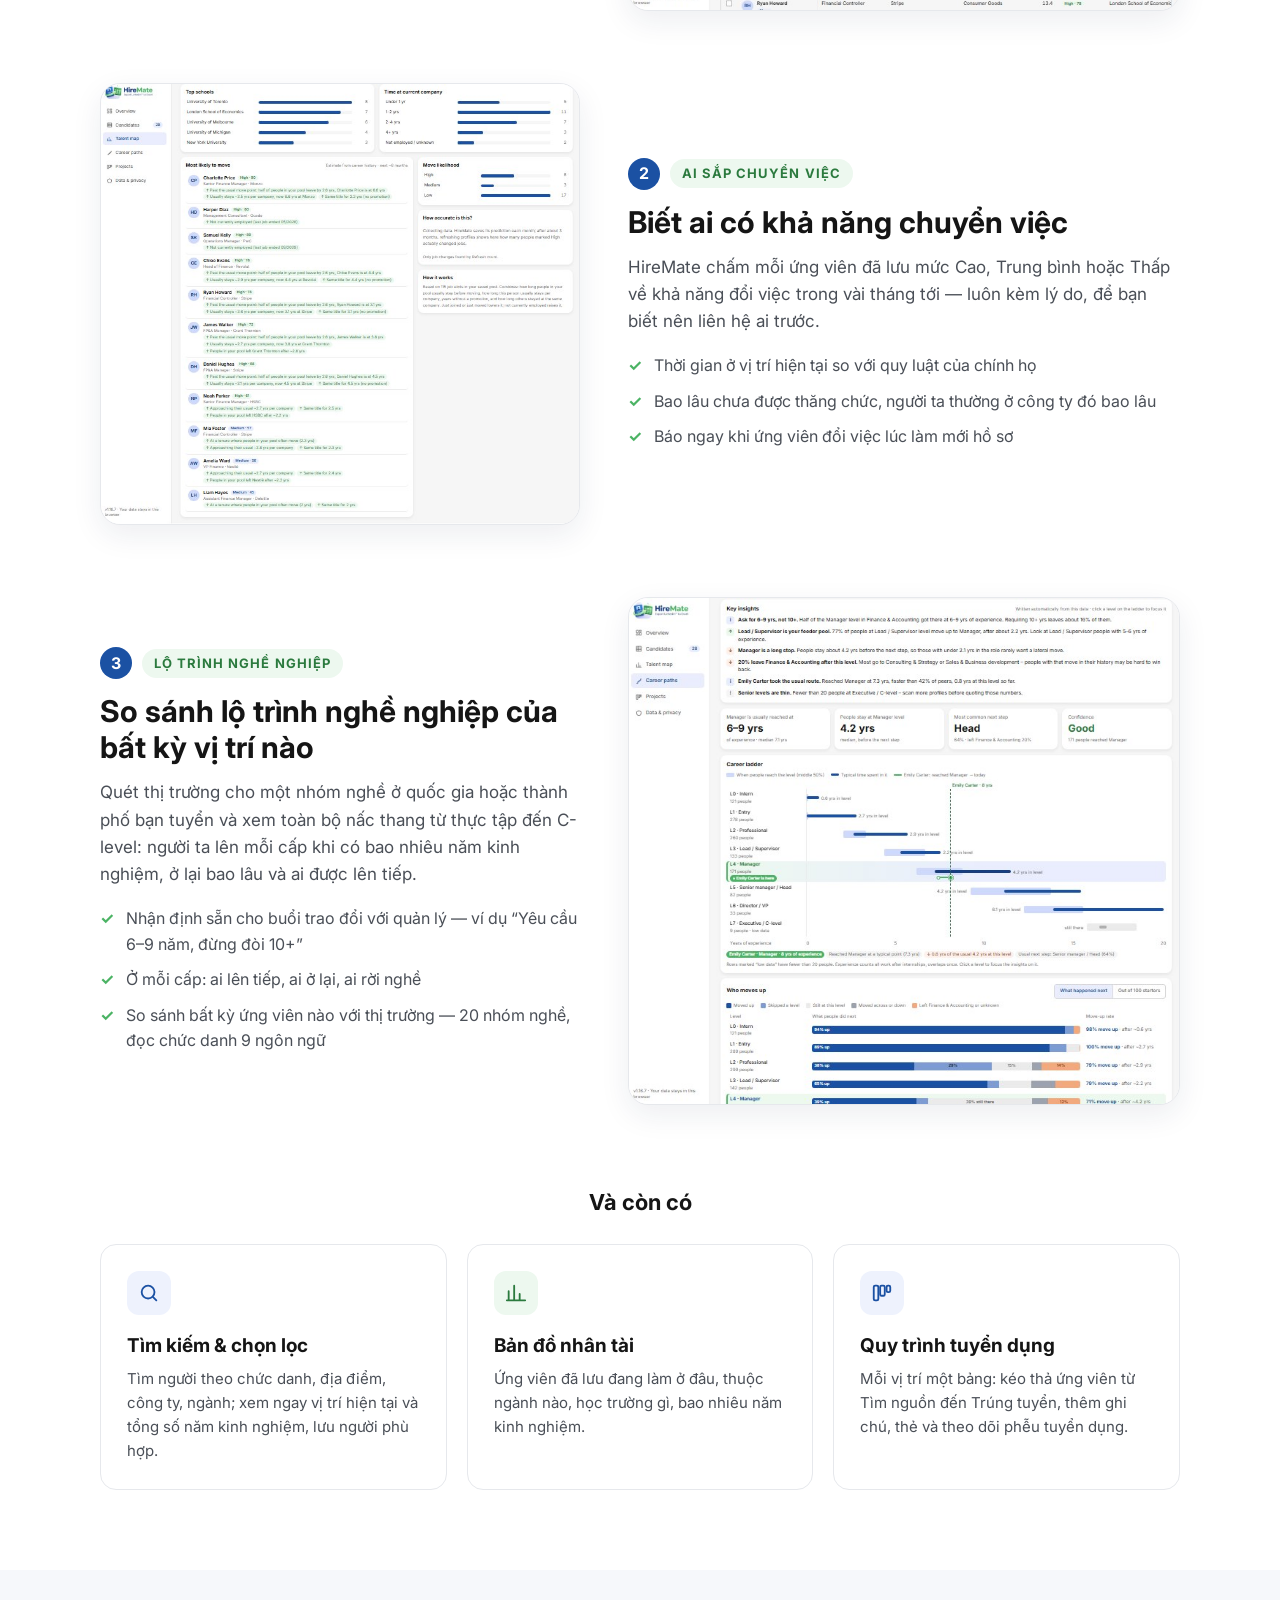
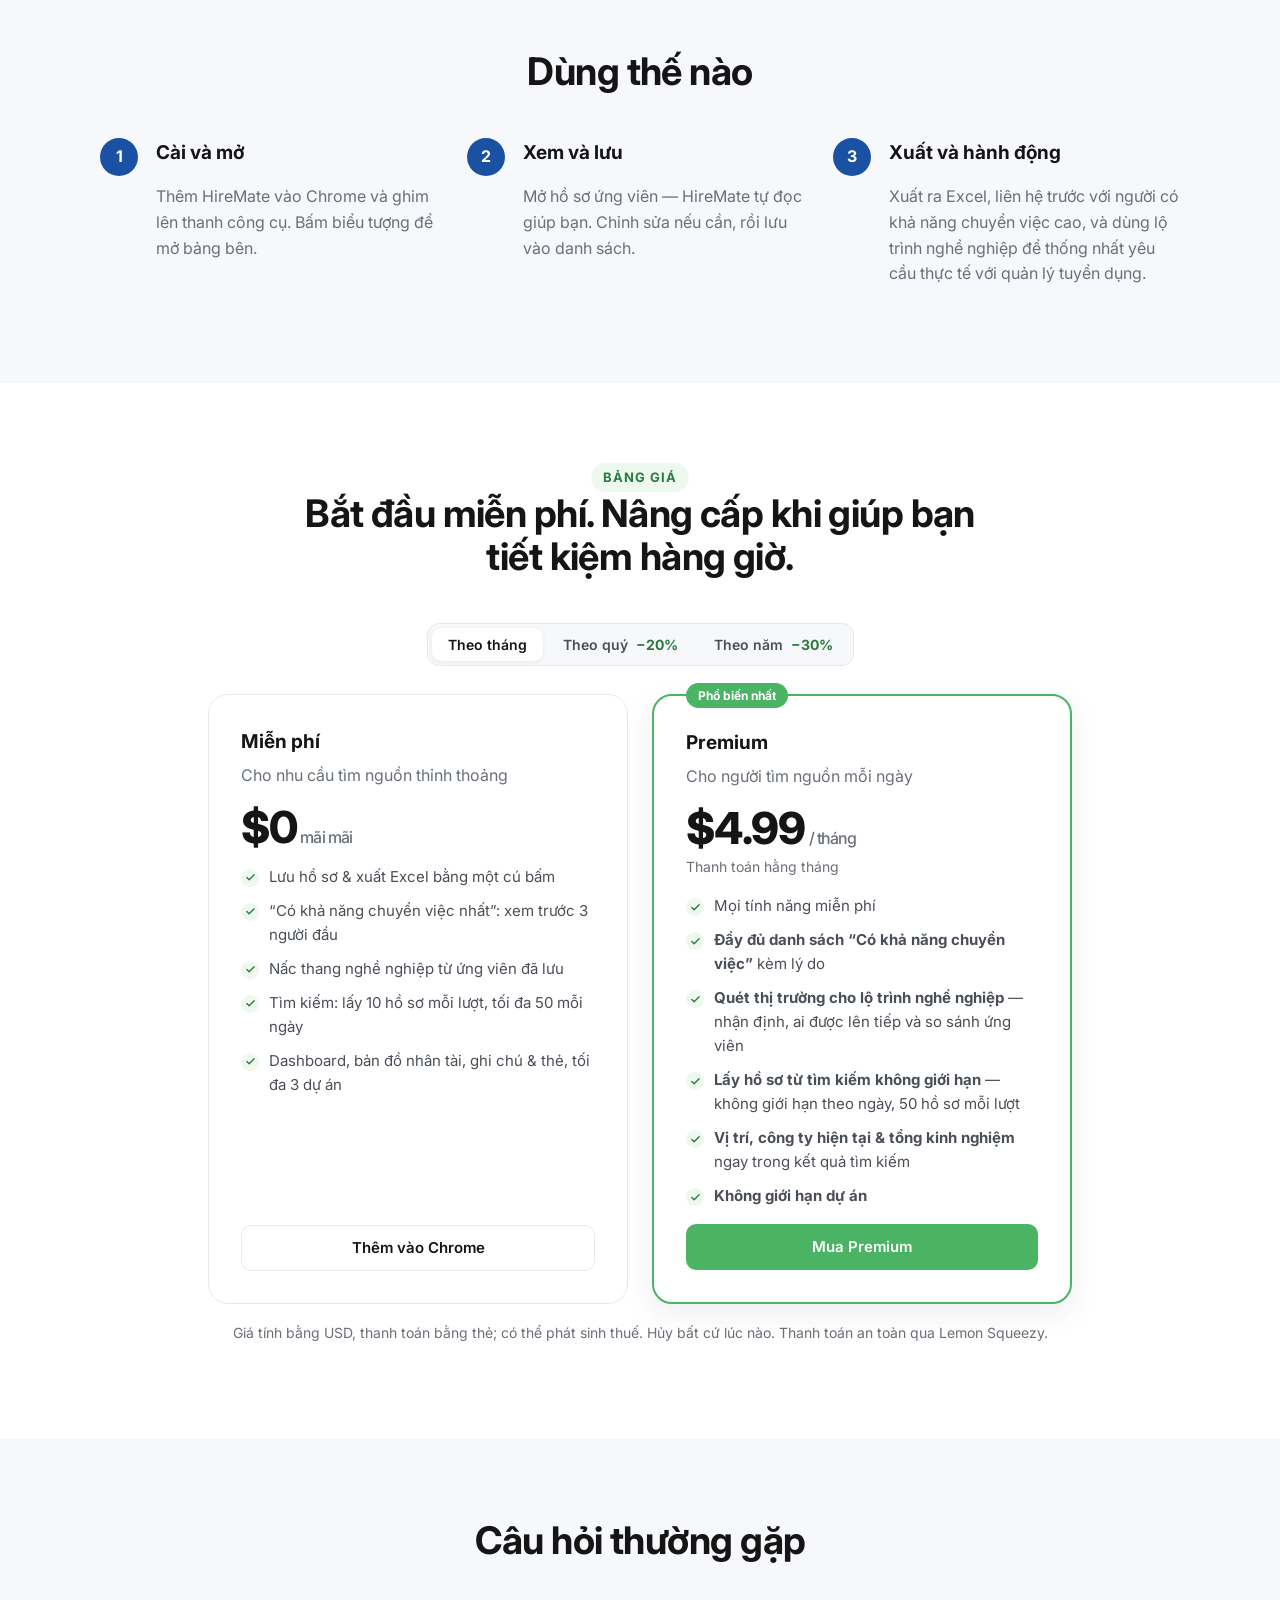
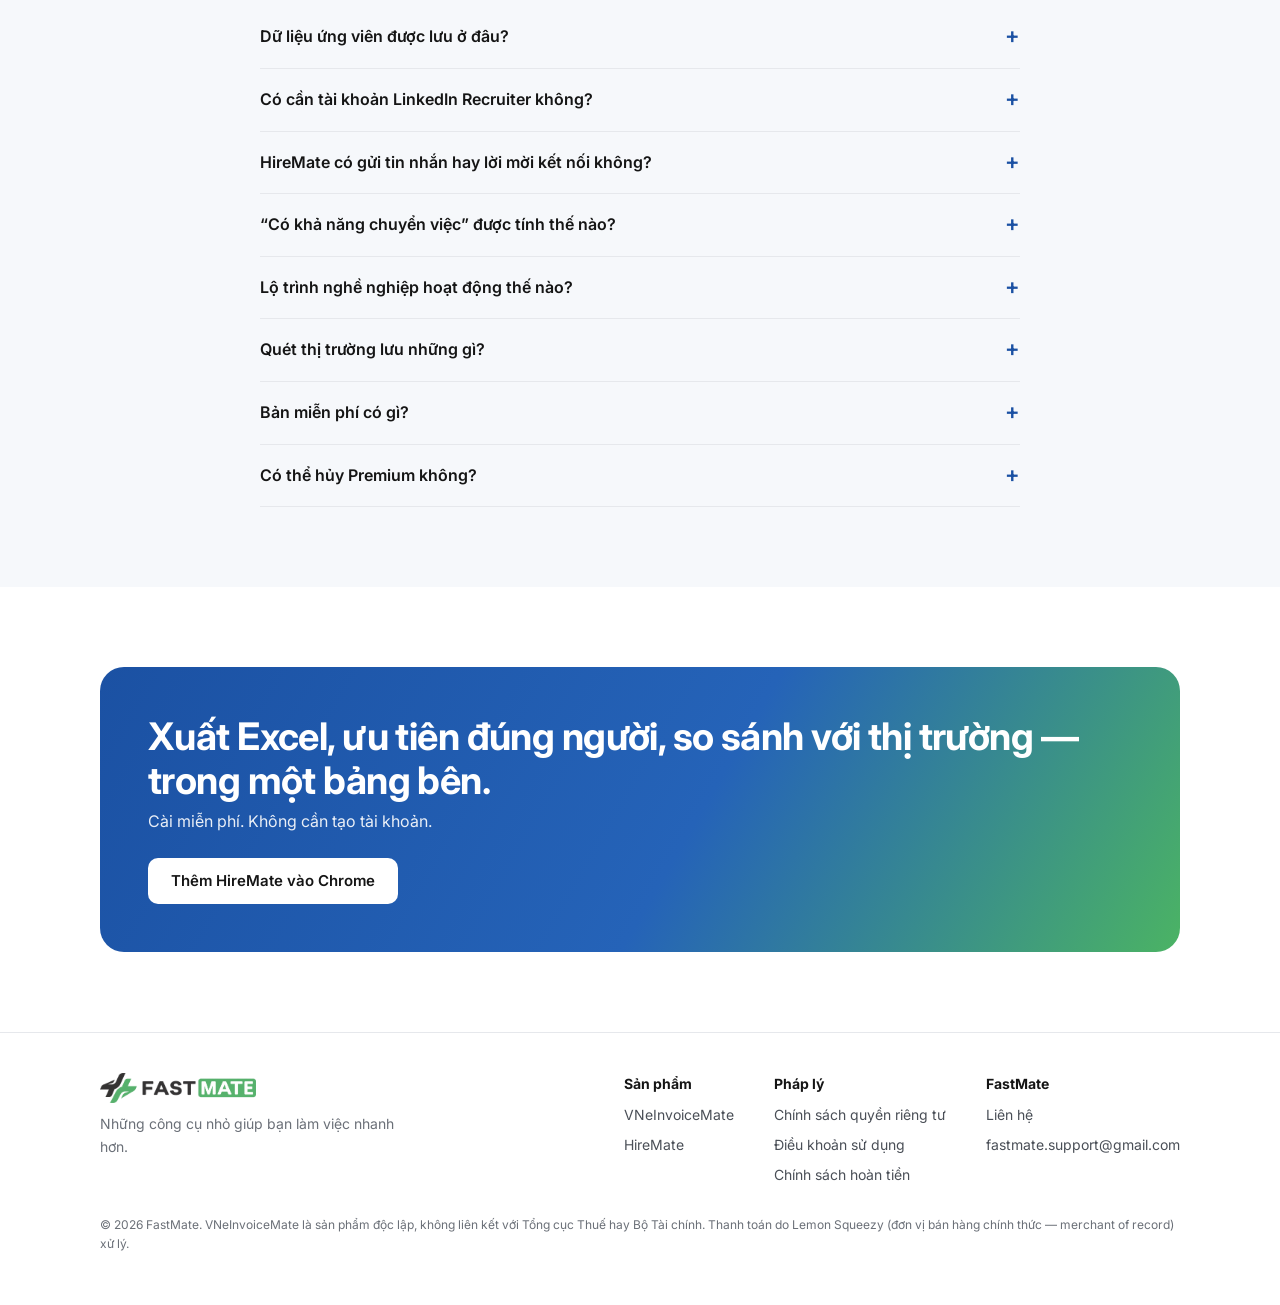
<file: vi/hiremate/index.html>
<!doctype html>
<html lang="vi">
<head>
<meta charset="utf-8">
<meta name="viewport" content="width=device-width, initial-scale=1">
<title>HireMate — Xuất hồ sơ LinkedIn™ ra Excel, biết ai sắp chuyển việc, xem lộ trình nghề nghiệp</title>
<meta name="description" content="HireMate là tiện ích Chrome cho nhân sự tuyển dụng: xuất hồ sơ LinkedIn™ ra Excel bằng một cú bấm, biết ứng viên nào có khả năng chuyển việc và so sánh lộ trình nghề nghiệp của bất kỳ vị trí nào.">
<link rel="alternate" hreflang="vi" href="https://fastmate.io.vn/vi/hiremate/">
<link rel="alternate" hreflang="en" href="https://fastmate.io.vn/hiremate/">
<link rel="canonical" href="https://fastmate.io.vn/vi/hiremate/">
<meta property="og:site_name" content="FastMate">
<meta property="og:type" content="product">
<meta property="og:locale" content="vi_VN">
<meta property="og:title" content="HireMate — Xuất hồ sơ LinkedIn™ ra Excel, biết ai sắp chuyển việc, xem lộ trình nghề nghiệp">
<meta property="og:description" content="HireMate là tiện ích Chrome cho nhân sự tuyển dụng: xuất hồ sơ LinkedIn™ ra Excel bằng một cú bấm, biết ứng viên nào có khả năng chuyển việc và so sánh lộ trình nghề nghiệp của bất kỳ vị trí nào.">
<meta property="og:url" content="https://fastmate.io.vn/vi/hiremate/">
<meta property="og:image" content="https://fastmate.io.vn/assets/og-hiremate.png">
<meta property="og:image:width" content="1200">
<meta property="og:image:height" content="630">
<meta name="twitter:card" content="summary_large_image">
<meta name="twitter:title" content="HireMate — Xuất hồ sơ LinkedIn™ ra Excel, biết ai sắp chuyển việc, xem lộ trình nghề nghiệp">
<meta name="twitter:description" content="HireMate là tiện ích Chrome cho nhân sự tuyển dụng: xuất hồ sơ LinkedIn™ ra Excel bằng một cú bấm, biết ứng viên nào có khả năng chuyển việc và so sánh lộ trình nghề nghiệp của bất kỳ vị trí nào.">
<meta name="twitter:image" content="https://fastmate.io.vn/assets/og-hiremate.png">
<script type="application/ld+json">{"@context": "https://schema.org", "@type": "SoftwareApplication", "url": "https://fastmate.io.vn/vi/hiremate/", "description": "HireMate là tiện ích Chrome cho nhân sự tuyển dụng: xuất hồ sơ LinkedIn™ ra Excel bằng một cú bấm, biết ứng viên nào có khả năng chuyển việc và so sánh lộ trình nghề nghiệp của bất kỳ vị trí nào.", "image": "https://fastmate.io.vn/assets/og-hiremate.png", "inLanguage": "vi", "publisher": {"@type": "Organization", "name": "FastMate", "url": "https://fastmate.io.vn/", "logo": "https://fastmate.io.vn/assets/fastmate-mark.png", "email": "fastmate.support@gmail.com"}, "name": "HireMate", "alternateName": "HireMate - Export LinkedIn Profiles to Excel", "applicationCategory": "BusinessApplication", "applicationSubCategory": "Recruiting", "operatingSystem": "Google Chrome", "offers": [{"@type": "Offer", "name": "Free", "price": "0", "priceCurrency": "USD"}, {"@type": "Offer", "name": "Premium (monthly)", "price": "4.99", "priceCurrency": "USD"}, {"@type": "Offer", "name": "Premium (quarterly)", "price": "11.98", "priceCurrency": "USD"}, {"@type": "Offer", "name": "Premium (yearly)", "price": "41.92", "priceCurrency": "USD"}]}</script>
<link rel="icon" href="../../assets/favicon.png" type="image/png">
<link rel="apple-touch-icon" href="../../assets/apple-touch-icon.png">
<link rel="preconnect" href="https://fonts.googleapis.com">
<link rel="stylesheet" href="https://fonts.googleapis.com/css2?family=Inter:wght@400;500;600;700;800&display=swap">
<link rel="stylesheet" href="../../assets/style.css">
</head>
<body>
<header class="site-header">
  <div class="wrap">
    <a class="brand" href="../../vi/index.html"><img class="logo" src="../../assets/fastmate-logo.png" alt="FastMate"></a>
    <nav class="nav">
      <a href="../../vi/index.html#san-pham">Sản phẩm</a>
      <a href="../../vi/vneinvoicemate/">VNeInvoiceMate</a>
      <a href="../../vi/hiremate/">HireMate</a>
      <a href="../../vi/vneinvoicemate/#bang-gia">Bảng giá</a>
      <a href="../../vi/contact.html">Liên hệ</a>
      <a class="lang" href="../../hiremate/index.html" hreflang="en" lang="en">English</a>
      <a class="btn btn-primary btn-sm" href="https://chromewebstore.google.com/detail/fmhkmikhenpkemjmddogaildfdnhddfe?utm_source=fastmate.io.vn" target="_blank" rel="noopener">Thêm vào Chrome</a>
    </nav>
  </div>
</header>
<main>
<section class="hero">
  <div class="wrap hero-grid">
    <div>
      <span class="eyebrow">HireMate · Tiện ích Chrome</span>
      <h1>Xuất Excel một cú bấm. Biết ai sắp chuyển việc. Thấy rõ lộ trình nghề.</h1>
      <p class="lead">HireMate là bảng bên (side panel) trên Chrome dành cho nhân sự tuyển dụng: lưu hồ sơ LinkedIn™ ra file Excel gọn gàng bằng một cú bấm, biết ứng viên nào có khả năng chuyển việc, và so sánh lộ trình nghề nghiệp thực tế của bất kỳ vị trí nào — dữ liệu không rời khỏi trình duyệt.</p>
      <div class="actions">
        <a class="btn btn-primary" href="https://chromewebstore.google.com/detail/fmhkmikhenpkemjmddogaildfdnhddfe?utm_source=fastmate.io.vn" target="_blank" rel="noopener">Thêm vào Chrome — miễn phí</a>
        <a class="btn btn-ghost" href="#bang-gia">Xem bảng giá</a>
      </div>
      <div class="trust"><span>Dữ liệu chỉ lưu trong trình duyệt</span><span>Không cần tạo tài khoản</span><span>Dùng tài khoản LinkedIn của chính bạn</span><span>Giao diện tiếng Anh</span></div>
    </div>
    <div class="hero-art"><img src="../../assets/hiremate-hero.jpg" alt="HireMate — từ hồ sơ ra Excel"></div>
  </div>
</section>

<section id="tinh-nang">
  <div class="wrap">
    <div class="section-head">
      <span class="eyebrow">Ba tính năng chính</span>
      <h2>Ba việc HireMate làm giúp bạn</h2>
      <p class="lead">Tiết kiệm thời gian với từng hồ sơ, biết nên gọi ai trước, và thống nhất yêu cầu thực tế với quản lý tuyển dụng.</p>
    </div>
    <div class="features">
      <div class="feature-row">
        <div class="feature-text">
          <div class="feature-tag"><span class="feature-num">1</span><span class="eyebrow">Xuất Excel một cú bấm</span></div>
          <h3>Hồ sơ nào cũng ra Excel chỉ với một cú bấm</h3>
          <p>Mở hồ sơ LinkedIn™ của ứng viên, HireMate tự đọc mọi vị trí, thời gian, công ty, ngành, mô tả công việc và trường học. Lưu bằng một cú bấm (Alt+S) và xuất file Excel gọn gàng — mỗi ứng viên một dòng, cột đánh số sẵn sàng để lọc.</p>
          <ul class="ticks"><li>Chỉnh sửa mọi trường trước khi lưu</li><li>Tìm người theo chức danh, địa điểm, công ty và ngành</li><li>Xuất toàn bộ, theo bộ lọc hoặc chỉ những dòng bạn chọn</li></ul>
        </div>
        <div class="feature-shot"><img src="../../assets/hiremate-export.jpg" alt="Bảng ứng viên của HireMate với nút Export to Excel" width="752" height="692" loading="lazy"></div>
      </div>
      <div class="feature-row flip">
        <div class="feature-text">
          <div class="feature-tag"><span class="feature-num">2</span><span class="eyebrow">Ai sắp chuyển việc</span></div>
          <h3>Biết ai có khả năng chuyển việc</h3>
          <p>HireMate chấm mỗi ứng viên đã lưu mức Cao, Trung bình hoặc Thấp về khả năng đổi việc trong vài tháng tới — luôn kèm lý do, để bạn biết nên liên hệ ai trước.</p>
          <ul class="ticks"><li>Thời gian ở vị trí hiện tại so với quy luật của chính họ</li><li>Bao lâu chưa được thăng chức, người ta thường ở công ty đó bao lâu</li><li>Báo ngay khi ứng viên đổi việc lúc làm mới hồ sơ</li></ul>
        </div>
        <div class="feature-shot"><img src="../../assets/hiremate-move.jpg" alt="Danh sách ứng viên có khả năng chuyển việc nhất kèm lý do" width="752" height="692" loading="lazy"></div>
      </div>
      <div class="feature-row">
        <div class="feature-text">
          <div class="feature-tag"><span class="feature-num">3</span><span class="eyebrow">Lộ trình nghề nghiệp</span></div>
          <h3>So sánh lộ trình nghề nghiệp của bất kỳ vị trí nào</h3>
          <p>Quét thị trường cho một nhóm nghề ở quốc gia hoặc thành phố bạn tuyển và xem toàn bộ nấc thang từ thực tập đến C-level: người ta lên mỗi cấp khi có bao nhiêu năm kinh nghiệm, ở lại bao lâu và ai được lên tiếp.</p>
          <ul class="ticks"><li>Nhận định sẵn cho buổi trao đổi với quản lý — ví dụ “Yêu cầu 6–9 năm, đừng đòi 10+”</li><li>Ở mỗi cấp: ai lên tiếp, ai ở lại, ai rời nghề</li><li>So sánh bất kỳ ứng viên nào với thị trường — 20 nhóm nghề, đọc chức danh 9 ngôn ngữ</li></ul>
        </div>
        <div class="feature-shot"><img src="../../assets/hiremate-career.jpg" alt="Nấc thang nghề nghiệp của HireMate kèm nhận định và ứng viên được so sánh" width="752" height="692" loading="lazy"></div>
      </div>
    </div>
    <h3 class="also-title">Và còn có</h3>
    <div class="grid-3">
      <div class="card"><div class="icon"><svg width="22" height="22" viewBox="0 0 24 24" fill="none" stroke="currentColor" stroke-width="2" stroke-linecap="round" stroke-linejoin="round"><circle cx="11" cy="11" r="7"/><path d="m20 20-3.5-3.5"/></svg></div><h3>Tìm kiếm &amp; chọn lọc</h3><p>Tìm người theo chức danh, địa điểm, công ty, ngành; xem ngay vị trí hiện tại và tổng số năm kinh nghiệm, lưu người phù hợp.</p></div>
      <div class="card"><div class="icon green"><svg width="22" height="22" viewBox="0 0 24 24" fill="none" stroke="currentColor" stroke-width="2" stroke-linecap="round" stroke-linejoin="round"><path d="M4 20V10M10 20V4M16 20v-7M22 20H2"/></svg></div><h3>Bản đồ nhân tài</h3><p>Ứng viên đã lưu đang làm ở đâu, thuộc ngành nào, học trường gì, bao nhiêu năm kinh nghiệm.</p></div>
      <div class="card"><div class="icon"><svg width="22" height="22" viewBox="0 0 24 24" fill="none" stroke="currentColor" stroke-width="2" stroke-linecap="round" stroke-linejoin="round"><rect x="3" y="4" width="5" height="16" rx="1.5"/><rect x="10" y="4" width="5" height="11" rx="1.5"/><rect x="17" y="4" width="4" height="7" rx="1.5"/></svg></div><h3>Quy trình tuyển dụng</h3><p>Mỗi vị trí một bảng: kéo thả ứng viên từ Tìm nguồn đến Trúng tuyển, thêm ghi chú, thẻ và theo dõi phễu tuyển dụng.</p></div>
    </div>
  </div>
</section>

<section class="section-alt">
  <div class="wrap">
    <div class="section-head"><h2>Dùng thế nào</h2></div>
    <div class="grid-3 steps">
      <div class="step"><h3>Cài và mở</h3><p class="muted">Thêm HireMate vào Chrome và ghim lên thanh công cụ. Bấm biểu tượng để mở bảng bên.</p></div>
      <div class="step"><h3>Xem và lưu</h3><p class="muted">Mở hồ sơ ứng viên — HireMate tự đọc giúp bạn. Chỉnh sửa nếu cần, rồi lưu vào danh sách.</p></div>
      <div class="step"><h3>Xuất và hành động</h3><p class="muted">Xuất ra Excel, liên hệ trước với người có khả năng chuyển việc cao, và dùng lộ trình nghề nghiệp để thống nhất yêu cầu thực tế với quản lý tuyển dụng.</p></div>
    </div>
  </div>
</section>

<section id="bang-gia">
  <div class="wrap">
    <div class="section-head">
      <span class="eyebrow">Bảng giá</span>
      <h2>Bắt đầu miễn phí. Nâng cấp khi giúp bạn tiết kiệm hàng giờ.</h2>
    </div>
    <div class="billing" role="group" aria-label="Kỳ thanh toán">
      <button type="button" data-period="monthly" class="active">Theo tháng</button>
      <button type="button" data-period="quarterly">Theo quý <span class="save">−20%</span></button>
      <button type="button" data-period="yearly">Theo năm <span class="save">−30%</span></button>
    </div>
    <div class="pricing">
      <div class="plan">
        <div><h3>Miễn phí</h3><p class="muted" style="margin:0">Cho nhu cầu tìm nguồn thỉnh thoảng</p></div>
        <div class="price">$0<small> mãi mãi</small></div>
        <ul>
          <li>Lưu hồ sơ &amp; xuất Excel bằng một cú bấm</li>
          <li>“Có khả năng chuyển việc nhất”: xem trước 3 người đầu</li>
          <li>Nấc thang nghề nghiệp từ ứng viên đã lưu</li>
          <li>Tìm kiếm: lấy 10 hồ sơ mỗi lượt, tối đa 50 mỗi ngày</li>
          <li>Dashboard, bản đồ nhân tài, ghi chú &amp; thẻ, tối đa 3 dự án</li>
        </ul>
        <a class="btn btn-ghost" href="https://chromewebstore.google.com/detail/fmhkmikhenpkemjmddogaildfdnhddfe?utm_source=fastmate.io.vn" target="_blank" rel="noopener">Thêm vào Chrome</a>
      </div>
      <div class="plan featured">
        <div><h3>Premium</h3><p class="muted" style="margin:0">Cho người tìm nguồn mỗi ngày</p></div>
        <div>
          <div class="price"><span id="pPrice">$4.99</span><small> / tháng</small></div>
          <div class="muted" id="pBilled" style="font-size:14px;margin-top:6px">Thanh toán hằng tháng</div>
        </div>
        <ul>
          <li>Mọi tính năng miễn phí</li>
          <li><strong>Đầy đủ danh sách “Có khả năng chuyển việc”</strong> kèm lý do</li>
          <li><strong>Quét thị trường cho lộ trình nghề nghiệp</strong> — nhận định, ai được lên tiếp và so sánh ứng viên</li>
          <li><strong>Lấy hồ sơ từ tìm kiếm không giới hạn</strong> — không giới hạn theo ngày, 50 hồ sơ mỗi lượt</li>
          <li><strong>Vị trí, công ty hiện tại &amp; tổng kinh nghiệm</strong> ngay trong kết quả tìm kiếm</li>
          <li><strong>Không giới hạn dự án</strong></li>
        </ul>
        <a class="btn btn-green" href="https://fastmate.lemonsqueezy.com/checkout/buy/b649a58d-00c4-41a0-ad82-a3b9c0660f90" target="_blank" rel="noopener">Mua Premium</a>
      </div>
    </div>
    <p class="billing-note muted">Giá tính bằng USD, thanh toán bằng thẻ; có thể phát sinh thuế. Hủy bất cứ lúc nào. Thanh toán an toàn qua Lemon Squeezy.</p>
  </div>
</section>
<script>
  // $4.99/tháng; theo quý −20% ($11.98 mỗi 3 tháng); theo năm −30% ($41.92 mỗi năm).
  (function () {
    var plans = {
      monthly: { price: '$4.99', billed: 'Thanh toán hằng tháng' },
      quarterly: { price: '$3.99', billed: '$11.98 mỗi 3 tháng — tiết kiệm 20%' },
      yearly: { price: '$3.49', billed: '$41.92 mỗi năm — tiết kiệm 30%' }
    };
    var buttons = document.querySelectorAll('.billing button');
    buttons.forEach(function (b) {
      b.addEventListener('click', function () {
        buttons.forEach(function (x) { x.classList.toggle('active', x === b); });
        var p = plans[b.dataset.period];
        document.getElementById('pPrice').textContent = p.price;
        document.getElementById('pBilled').textContent = p.billed;
      });
    });
  })();
</script>

<section class="section-alt">
  <div class="wrap">
    <div class="section-head"><h2>Câu hỏi thường gặp</h2></div>
    <div class="faq">
      <details><summary>Dữ liệu ứng viên được lưu ở đâu?</summary><p>Chỉ trong trình duyệt của bạn (bộ nhớ của tiện ích Chrome). HireMate không có máy chủ nhận dữ liệu ứng viên. Bạn có thể sao lưu hoặc xóa toàn bộ bất cứ lúc nào trong dashboard.</p></details>
      <details><summary>Có cần tài khoản LinkedIn Recruiter không?</summary><p>Không. HireMate làm việc với những hồ sơ bạn vẫn xem được bằng tài khoản LinkedIn của mình. Tài khoản LinkedIn miễn phí có giới hạn tìm kiếm riêng, và HireMate tuân thủ giới hạn đó.</p></details>
      <details><summary>HireMate có gửi tin nhắn hay lời mời kết nối không?</summary><p>Không. HireMate không bao giờ gửi tin nhắn, lời mời hay bài đăng thay bạn. Các tính năng hàng loạt đều có giới hạn và giãn cách để bảo vệ tài khoản của bạn.</p></details>
      <details><summary>“Có khả năng chuyển việc” được tính thế nào?</summary><p>Từ quy luật sự nghiệp trong chính danh sách bạn đã lưu: người ta thường ở bao lâu trước khi chuyển, người này thường ở mỗi công ty bao lâu, bao lâu chưa được thăng chức và các tín hiệu tương tự. Đây là ước tính kèm lý do — không phải sự thật về bất kỳ ai.</p></details>
      <details><summary>Lộ trình nghề nghiệp hoạt động thế nào?</summary><p>Chọn nhóm nghề, địa điểm và (tùy chọn) ngành. HireMate tìm trên LinkedIn bằng phiên đăng nhập của chính bạn, đọc tối đa 50 hồ sơ mỗi lượt với tốc độ như người thật và xếp từng vị trí lên nấc thang 8 cấp từ thực tập đến C-level; ứng viên bạn đã lưu cũng được tính vào. Quét thêm để mở rộng dữ liệu — người đã có sẽ được bỏ qua.</p></details>
      <details><summary>Quét thị trường lưu những gì?</summary><p>Chỉ dữ liệu nghề nghiệp ẩn danh: chức danh được xếp vào nhóm nghề và cấp bậc, kèm thời gian. Không lưu tên, ảnh hay link hồ sơ, người được quét không bị thêm vào danh sách ứng viên, và mọi thứ chỉ nằm trong trình duyệt của bạn.</p></details>
      <details><summary>Bản miễn phí có gì?</summary><p>Lưu hồ sơ và xuất Excel một cú bấm, dashboard, bản đồ nhân tài và nấc thang nghề nghiệp từ ứng viên đã lưu đều miễn phí. Bản miễn phí cho lấy 10 kết quả tìm kiếm mỗi lượt và tối đa 50 mỗi ngày, tối đa 3 dự án và xem trước 3 người có khả năng chuyển việc nhất. Premium bỏ các giới hạn này, thêm quét thị trường cho lộ trình nghề nghiệp kèm nhận định, cùng vị trí, công ty hiện tại và tổng kinh nghiệm trong kết quả tìm kiếm.</p></details>
      <details><summary>Có thể hủy Premium không?</summary><p>Có, bất cứ lúc nào qua đường link trong email biên nhận. Bạn vẫn dùng Premium đến hết kỳ đã thanh toán. Xem <a href="../../vi/refund.html">Chính sách hoàn tiền</a>.</p></details>
    </div>
  </div>
</section>

<section>
  <div class="wrap">
    <div class="cta">
      <div><h2>Xuất Excel, ưu tiên đúng người, so sánh với thị trường — trong một bảng bên.</h2><p>Cài miễn phí. Không cần tạo tài khoản.</p></div>
      <a class="btn btn-ghost" href="https://chromewebstore.google.com/detail/fmhkmikhenpkemjmddogaildfdnhddfe?utm_source=fastmate.io.vn" target="_blank" rel="noopener">Thêm HireMate vào Chrome</a>
    </div>
  </div>
</section>
</main>
<footer class="site-footer">
  <div class="wrap">
    <div class="footer-grid">
      <div>
        <a class="brand" href="../../vi/index.html"><img class="logo" src="../../assets/fastmate-logo.png" alt="FastMate"></a>
        <p class="muted" style="max-width:320px;margin:10px 0 0">Những công cụ nhỏ giúp bạn làm việc nhanh hơn.</p>
      </div>
      <div class="footer-links">
        <div><strong>Sản phẩm</strong><a href="../../vi/vneinvoicemate/">VNeInvoiceMate</a><a href="../../vi/hiremate/">HireMate</a></div>
        <div><strong>Pháp lý</strong><a href="../../vi/privacy.html">Chính sách quyền riêng tư</a><a href="../../vi/terms.html">Điều khoản sử dụng</a><a href="../../vi/refund.html">Chính sách hoàn tiền</a></div>
        <div><strong>FastMate</strong><a href="../../vi/contact.html">Liên hệ</a><a href="mailto:fastmate.support@gmail.com">fastmate.support@gmail.com</a></div>
      </div>
    </div>
    <p class="disclaimer">© 2026 FastMate. VNeInvoiceMate là sản phẩm độc lập, không liên kết với Tổng cục Thuế hay Bộ Tài chính. Thanh toán do Lemon Squeezy (đơn vị bán hàng chính thức — merchant of record) xử lý.</p>
  </div>
</footer>
</body>
</html>
</file>
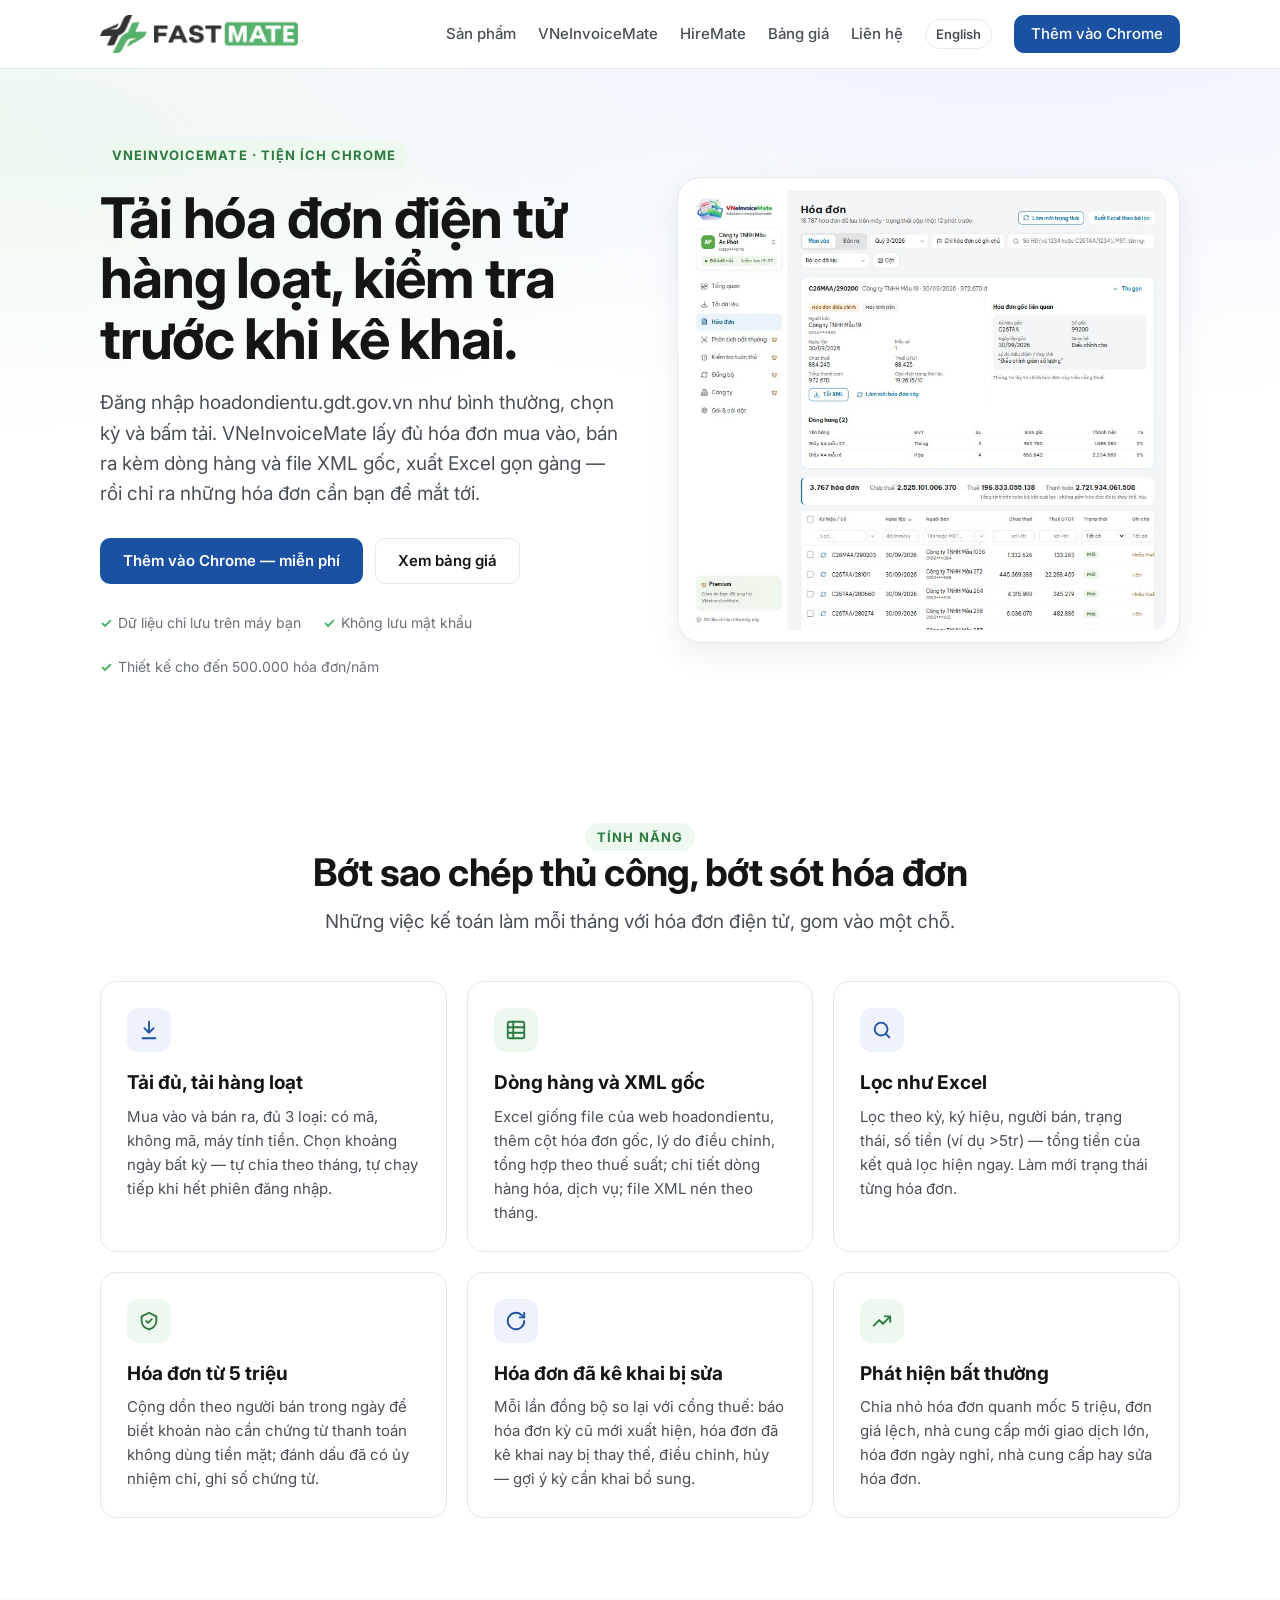
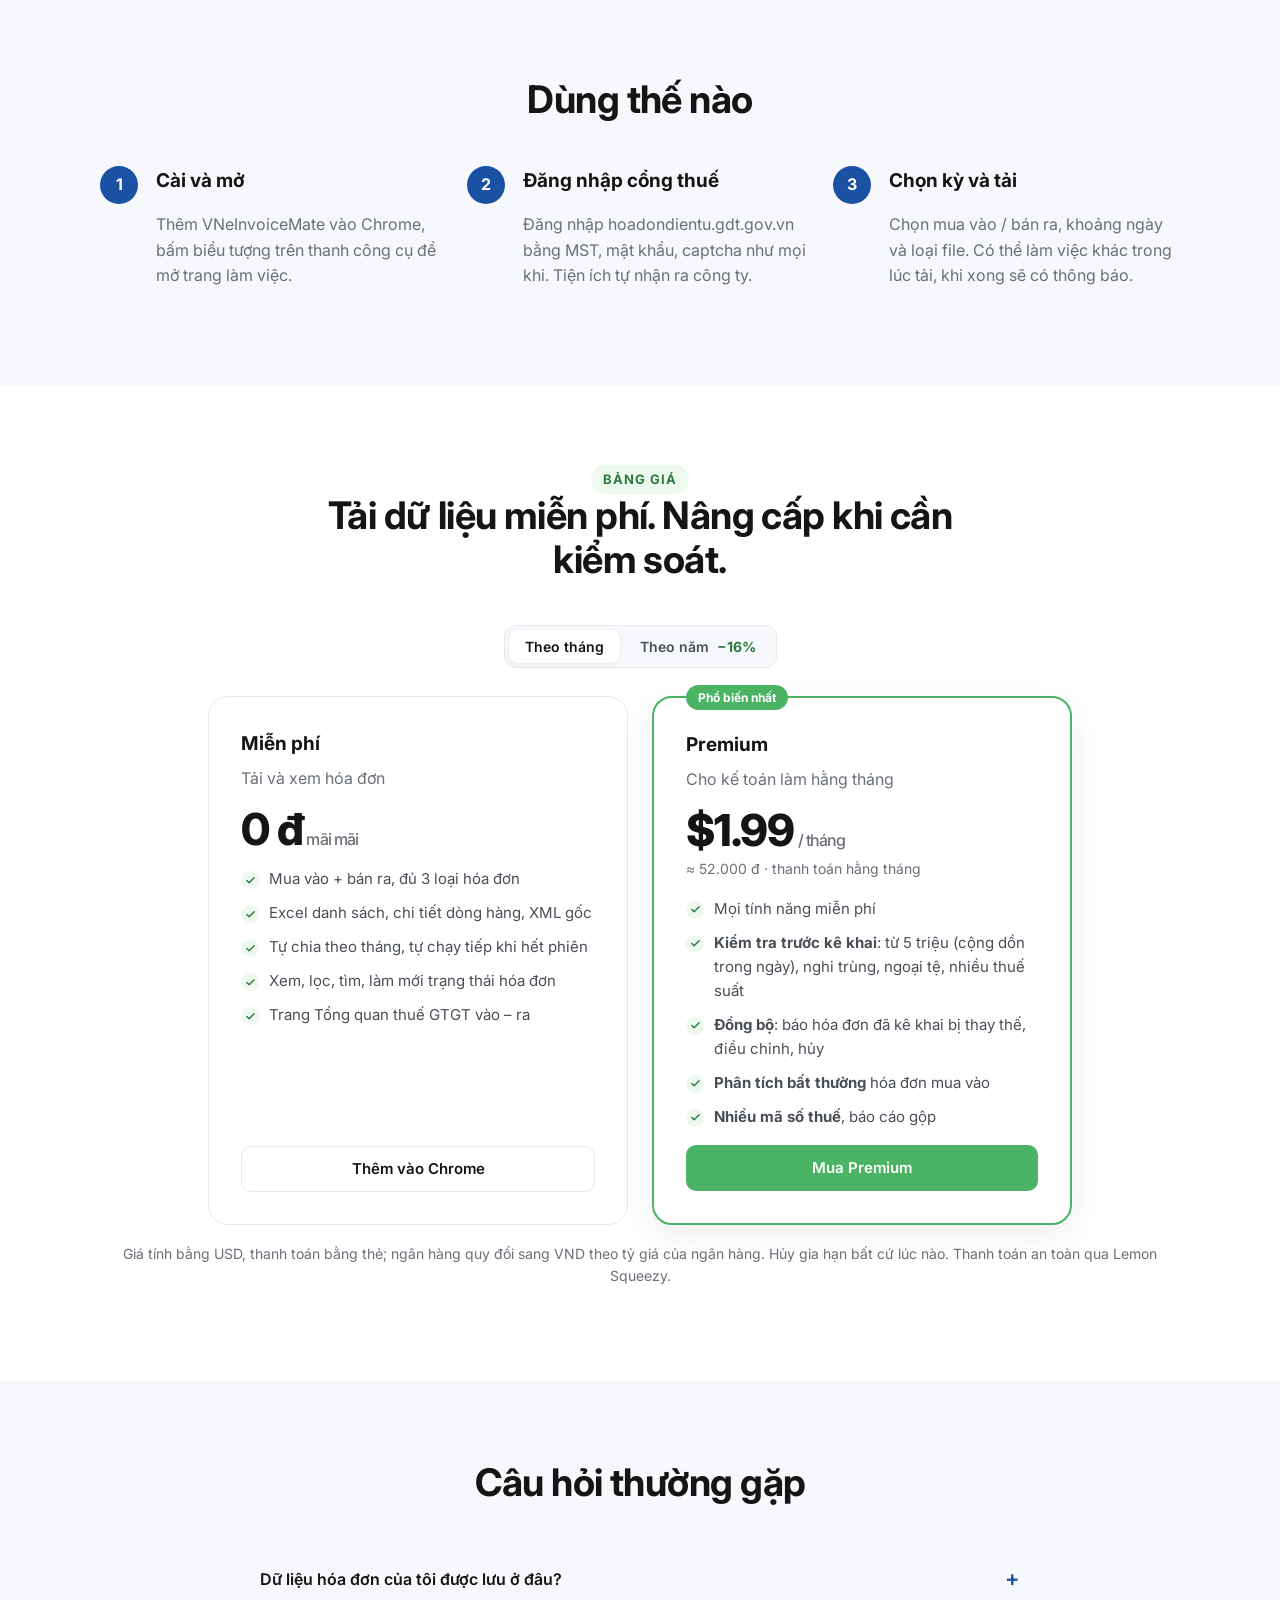
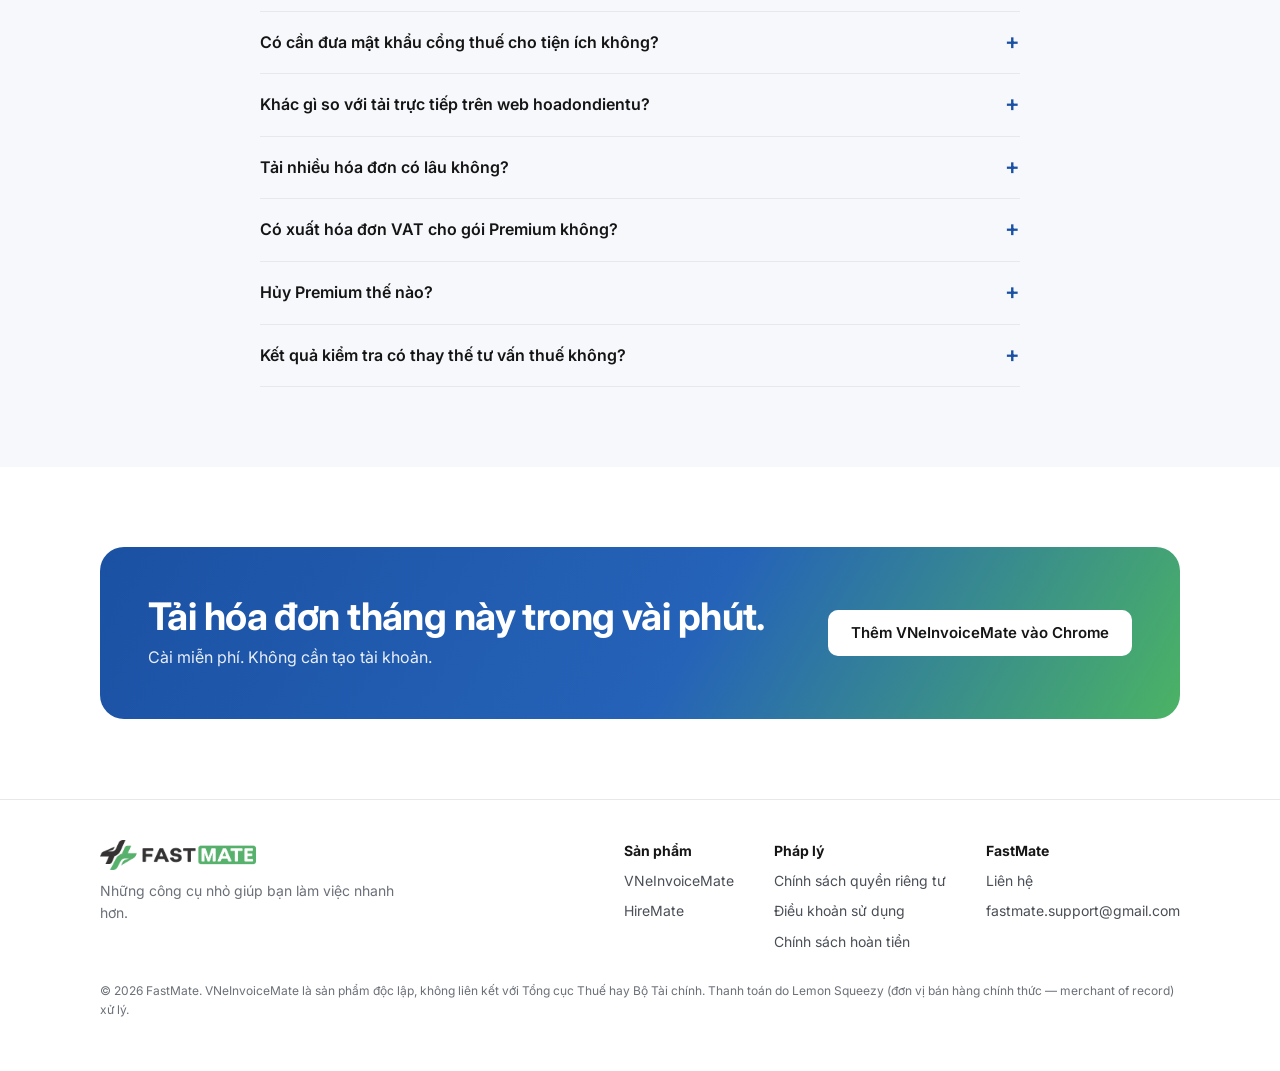
<file: vi/vneinvoicemate/index.html>
<!doctype html>
<html lang="vi">
<head>
<meta charset="utf-8">
<meta name="viewport" content="width=device-width, initial-scale=1">
<title>VNeInvoiceMate — Tải hóa đơn điện tử đầu vào, đầu ra ra Excel, XML</title>
<meta name="description" content="Tiện ích Chrome cho kế toán: tải hóa đơn điện tử đầu vào, đầu ra từ hoadondientu.gdt.gov.vn ra Excel, XML hàng loạt; kiểm tra hóa đơn từ 5 triệu, theo dõi hóa đơn bị thay thế, điều chỉnh.">
<link rel="canonical" href="https://fastmate.io.vn/vi/vneinvoicemate/">
<meta property="og:site_name" content="FastMate">
<meta property="og:type" content="product">
<meta property="og:locale" content="vi_VN">
<meta property="og:title" content="VNeInvoiceMate — Tải hóa đơn điện tử đầu vào, đầu ra ra Excel, XML">
<meta property="og:description" content="Tiện ích Chrome cho kế toán: tải hóa đơn điện tử đầu vào, đầu ra từ hoadondientu.gdt.gov.vn ra Excel, XML hàng loạt; kiểm tra hóa đơn từ 5 triệu, theo dõi hóa đơn bị thay thế, điều chỉnh.">
<meta property="og:url" content="https://fastmate.io.vn/vi/vneinvoicemate/">
<meta property="og:image" content="https://fastmate.io.vn/assets/og-vneinvoicemate.png">
<meta property="og:image:width" content="1200">
<meta property="og:image:height" content="630">
<meta name="twitter:card" content="summary_large_image">
<meta name="twitter:title" content="VNeInvoiceMate — Tải hóa đơn điện tử đầu vào, đầu ra ra Excel, XML">
<meta name="twitter:description" content="Tiện ích Chrome cho kế toán: tải hóa đơn điện tử đầu vào, đầu ra từ hoadondientu.gdt.gov.vn ra Excel, XML hàng loạt; kiểm tra hóa đơn từ 5 triệu, theo dõi hóa đơn bị thay thế, điều chỉnh.">
<meta name="twitter:image" content="https://fastmate.io.vn/assets/og-vneinvoicemate.png">
<script type="application/ld+json">{"@context": "https://schema.org", "@type": "SoftwareApplication", "url": "https://fastmate.io.vn/vi/vneinvoicemate/", "description": "Tiện ích Chrome cho kế toán: tải hóa đơn điện tử đầu vào, đầu ra từ hoadondientu.gdt.gov.vn ra Excel, XML hàng loạt; kiểm tra hóa đơn từ 5 triệu, theo dõi hóa đơn bị thay thế, điều chỉnh.", "image": "https://fastmate.io.vn/assets/og-vneinvoicemate.png", "inLanguage": "vi", "publisher": {"@type": "Organization", "name": "FastMate", "url": "https://fastmate.io.vn/", "logo": "https://fastmate.io.vn/assets/fastmate-mark.png", "email": "fastmate.support@gmail.com"}, "name": "VNeInvoiceMate", "applicationCategory": "FinanceApplication", "applicationSubCategory": "Accounting", "operatingSystem": "Google Chrome", "offers": [{"@type": "Offer", "name": "Free", "price": "0", "priceCurrency": "USD"}, {"@type": "Offer", "name": "Premium (monthly)", "price": "1.99", "priceCurrency": "USD"}, {"@type": "Offer", "name": "Premium (yearly)", "price": "19.99", "priceCurrency": "USD"}]}</script>
<link rel="icon" href="../../assets/favicon.png" type="image/png">
<link rel="apple-touch-icon" href="../../assets/apple-touch-icon.png">
<link rel="preconnect" href="https://fonts.googleapis.com">
<link rel="stylesheet" href="https://fonts.googleapis.com/css2?family=Inter:wght@400;500;600;700;800&display=swap">
<link rel="stylesheet" href="../../assets/style.css">
</head>
<body>
<header class="site-header">
  <div class="wrap">
    <a class="brand" href="../../vi/index.html"><img class="logo" src="../../assets/fastmate-logo.png" alt="FastMate"></a>
    <nav class="nav">
      <a href="../../vi/index.html#san-pham">Sản phẩm</a>
      <a href="../../vi/vneinvoicemate/">VNeInvoiceMate</a>
      <a href="../../vi/hiremate/">HireMate</a>
      <a href="../../vi/vneinvoicemate/#bang-gia">Bảng giá</a>
      <a href="../../vi/contact.html">Liên hệ</a>
      <a class="lang" href="../../index.html" hreflang="en" lang="en">English</a>
      <a class="btn btn-primary btn-sm" href="https://chromewebstore.google.com/detail/ljfjbapabcjcbbihginmmmieaafeoemg?utm_source=fastmate.io.vn" target="_blank" rel="noopener">Thêm vào Chrome</a>
    </nav>
  </div>
</header>
<main>
<section class="hero">
  <div class="wrap hero-grid">
    <div>
      <span class="eyebrow">VNeInvoiceMate · Tiện ích Chrome</span>
      <h1>Tải hóa đơn điện tử hàng loạt, kiểm tra trước khi kê khai.</h1>
      <p class="lead">Đăng nhập hoadondientu.gdt.gov.vn như bình thường, chọn kỳ và bấm tải. VNeInvoiceMate lấy đủ hóa đơn mua vào, bán ra kèm dòng hàng và file XML gốc, xuất Excel gọn gàng — rồi chỉ ra những hóa đơn cần bạn để mắt tới.</p>
      <div class="actions">
        <a class="btn btn-primary" href="https://chromewebstore.google.com/detail/ljfjbapabcjcbbihginmmmieaafeoemg?utm_source=fastmate.io.vn" target="_blank" rel="noopener">Thêm vào Chrome — miễn phí</a>
        <a class="btn btn-ghost" href="#bang-gia">Xem bảng giá</a>
      </div>
      <div class="trust"><span>Dữ liệu chỉ lưu trên máy bạn</span><span>Không lưu mật khẩu</span><span>Thiết kế cho đến 500.000 hóa đơn/năm</span></div>
    </div>
    <div class="hero-art" style="padding:12px"><img src="../../assets/vneinvoicemate-hero.jpg" alt="Màn hình danh sách hóa đơn của VNeInvoiceMate" style="border-radius:14px"></div>
  </div>
</section>

<section id="tinh-nang">
  <div class="wrap">
    <div class="section-head">
      <span class="eyebrow">Tính năng</span>
      <h2>Bớt sao chép thủ công, bớt sót hóa đơn</h2>
      <p class="lead">Những việc kế toán làm mỗi tháng với hóa đơn điện tử, gom vào một chỗ.</p>
    </div>
    <div class="grid-3">
      <div class="card"><div class="icon"><svg width="22" height="22" viewBox="0 0 24 24" fill="none" stroke="currentColor" stroke-width="2" stroke-linecap="round" stroke-linejoin="round"><path d="M12 3v12M7 10l5 5 5-5M5 21h14"/></svg></div><h3>Tải đủ, tải hàng loạt</h3><p>Mua vào và bán ra, đủ 3 loại: có mã, không mã, máy tính tiền. Chọn khoảng ngày bất kỳ — tự chia theo tháng, tự chạy tiếp khi hết phiên đăng nhập.</p></div>
      <div class="card"><div class="icon green"><svg width="22" height="22" viewBox="0 0 24 24" fill="none" stroke="currentColor" stroke-width="2" stroke-linecap="round" stroke-linejoin="round"><rect x="3" y="3" width="18" height="18" rx="2"/><path d="M3 9h18M3 15h18M9 3v18"/></svg></div><h3>Dòng hàng và XML gốc</h3><p>Excel giống file của web hoadondientu, thêm cột hóa đơn gốc, lý do điều chỉnh, tổng hợp theo thuế suất; chi tiết dòng hàng hóa, dịch vụ; file XML nén theo tháng.</p></div>
      <div class="card"><div class="icon"><svg width="22" height="22" viewBox="0 0 24 24" fill="none" stroke="currentColor" stroke-width="2" stroke-linecap="round" stroke-linejoin="round"><circle cx="11" cy="11" r="7"/><path d="m20 20-3.5-3.5"/></svg></div><h3>Lọc như Excel</h3><p>Lọc theo kỳ, ký hiệu, người bán, trạng thái, số tiền (ví dụ &gt;5tr) — tổng tiền của kết quả lọc hiện ngay. Làm mới trạng thái từng hóa đơn.</p></div>
      <div class="card"><div class="icon green"><svg width="22" height="22" viewBox="0 0 24 24" fill="none" stroke="currentColor" stroke-width="2" stroke-linecap="round" stroke-linejoin="round"><path d="M9 12l2 2 4-4"/><path d="M12 3l8 4v5c0 4.5-3.4 8.3-8 9-4.6-.7-8-4.5-8-9V7l8-4z"/></svg></div><h3>Hóa đơn từ 5 triệu</h3><p>Cộng dồn theo người bán trong ngày để biết khoản nào cần chứng từ thanh toán không dùng tiền mặt; đánh dấu đã có ủy nhiệm chi, ghi số chứng từ.</p></div>
      <div class="card"><div class="icon"><svg width="22" height="22" viewBox="0 0 24 24" fill="none" stroke="currentColor" stroke-width="2" stroke-linecap="round" stroke-linejoin="round"><path d="M21 12a9 9 0 1 1-3-6.7L21 8"/><path d="M21 3v5h-5"/></svg></div><h3>Hóa đơn đã kê khai bị sửa</h3><p>Mỗi lần đồng bộ so lại với cổng thuế: báo hóa đơn kỳ cũ mới xuất hiện, hóa đơn đã kê khai nay bị thay thế, điều chỉnh, hủy — gợi ý kỳ cần khai bổ sung.</p></div>
      <div class="card"><div class="icon green"><svg width="22" height="22" viewBox="0 0 24 24" fill="none" stroke="currentColor" stroke-width="2" stroke-linecap="round" stroke-linejoin="round"><path d="m3 17 6-6 4 4 8-8M15 7h6v6"/></svg></div><h3>Phát hiện bất thường</h3><p>Chia nhỏ hóa đơn quanh mốc 5 triệu, đơn giá lệch, nhà cung cấp mới giao dịch lớn, hóa đơn ngày nghỉ, nhà cung cấp hay sửa hóa đơn.</p></div>
    </div>
  </div>
</section>

<section class="section-alt">
  <div class="wrap">
    <div class="section-head"><h2>Dùng thế nào</h2></div>
    <div class="grid-3 steps">
      <div class="step"><h3>Cài và mở</h3><p class="muted">Thêm VNeInvoiceMate vào Chrome, bấm biểu tượng trên thanh công cụ để mở trang làm việc.</p></div>
      <div class="step"><h3>Đăng nhập cổng thuế</h3><p class="muted">Đăng nhập hoadondientu.gdt.gov.vn bằng MST, mật khẩu, captcha như mọi khi. Tiện ích tự nhận ra công ty.</p></div>
      <div class="step"><h3>Chọn kỳ và tải</h3><p class="muted">Chọn mua vào / bán ra, khoảng ngày và loại file. Có thể làm việc khác trong lúc tải, khi xong sẽ có thông báo.</p></div>
    </div>
  </div>
</section>

<section id="bang-gia">
  <div class="wrap">
    <div class="section-head">
      <span class="eyebrow">Bảng giá</span>
      <h2>Tải dữ liệu miễn phí. Nâng cấp khi cần kiểm soát.</h2>
    </div>
    <div class="billing" role="group" aria-label="Kỳ thanh toán">
      <button type="button" data-period="monthly" class="active">Theo tháng</button>
      <button type="button" data-period="yearly">Theo năm <span class="save">−16%</span></button>
    </div>
    <div class="pricing">
      <div class="plan">
        <div><h3>Miễn phí</h3><p class="muted" style="margin:0">Tải và xem hóa đơn</p></div>
        <div class="price">0 đ<small> mãi mãi</small></div>
        <ul>
          <li>Mua vào + bán ra, đủ 3 loại hóa đơn</li>
          <li>Excel danh sách, chi tiết dòng hàng, XML gốc</li>
          <li>Tự chia theo tháng, tự chạy tiếp khi hết phiên</li>
          <li>Xem, lọc, tìm, làm mới trạng thái hóa đơn</li>
          <li>Trang Tổng quan thuế GTGT vào – ra</li>
        </ul>
        <a class="btn btn-ghost" href="https://chromewebstore.google.com/detail/ljfjbapabcjcbbihginmmmieaafeoemg?utm_source=fastmate.io.vn" target="_blank" rel="noopener">Thêm vào Chrome</a>
      </div>
      <div class="plan featured">
        <div><h3>Premium</h3><p class="muted" style="margin:0">Cho kế toán làm hằng tháng</p></div>
        <div>
          <div class="price"><span id="pPrice">$1.99</span><small> / tháng</small></div>
          <div class="muted" id="pBilled" style="font-size:14px;margin-top:6px">≈ 52.000 đ · thanh toán hằng tháng</div>
        </div>
        <ul>
          <li>Mọi tính năng miễn phí</li>
          <li><strong>Kiểm tra trước kê khai</strong>: từ 5 triệu (cộng dồn trong ngày), nghi trùng, ngoại tệ, nhiều thuế suất</li>
          <li><strong>Đồng bộ</strong>: báo hóa đơn đã kê khai bị thay thế, điều chỉnh, hủy</li>
          <li><strong>Phân tích bất thường</strong> hóa đơn mua vào</li>
          <li><strong>Nhiều mã số thuế</strong>, báo cáo gộp</li>
        </ul>
        <a class="btn btn-green" href="https://fastmate.lemonsqueezy.com/checkout/buy/e2bd491d-acda-4799-8593-6019b564d2b3" target="_blank" rel="noopener">Mua Premium</a>
      </div>
    </div>
    <p class="billing-note muted">Giá tính bằng USD, thanh toán bằng thẻ; ngân hàng quy đổi sang VND theo tỷ giá của ngân hàng. Hủy gia hạn bất cứ lúc nào. Thanh toán an toàn qua Lemon Squeezy.</p>
  </div>
</section>
<script>
  // Theo tháng $1.99; theo năm $19.99 (≈ $1.67/tháng, −16%).
  (function () {
    var plans = {
      monthly: { price: '$1.99', unit: ' / tháng', billed: '≈ 52.000 đ · thanh toán hằng tháng' },
      yearly: { price: '$19.99', unit: ' / năm', billed: '≈ 526.000 đ · tương đương $1.67/tháng, tiết kiệm 16%' }
    };
    var buttons = document.querySelectorAll('.billing button');
    buttons.forEach(function (b) {
      b.addEventListener('click', function () {
        buttons.forEach(function (x) { x.classList.toggle('active', x === b); });
        var p = plans[b.dataset.period];
        document.getElementById('pPrice').textContent = p.price;
        document.getElementById('pPrice').nextElementSibling.textContent = p.unit;
        document.getElementById('pBilled').textContent = p.billed;
      });
    });
  })();
</script>

<section class="section-alt">
  <div class="wrap">
    <div class="section-head"><h2>Câu hỏi thường gặp</h2></div>
    <div class="faq">
      <details><summary>Dữ liệu hóa đơn của tôi được lưu ở đâu?</summary><p>Chỉ trong trình duyệt trên máy của bạn. VNeInvoiceMate không có máy chủ nhận dữ liệu hóa đơn. Bạn có thể xóa dữ liệu của từng công ty hoặc xóa toàn bộ bất cứ lúc nào trong mục Gói &amp; cài đặt.</p></details>
      <details><summary>Có cần đưa mật khẩu cổng thuế cho tiện ích không?</summary><p>Không. Bạn tự đăng nhập hoadondientu.gdt.gov.vn (MST, mật khẩu, captcha) như bình thường. Tiện ích dùng chính phiên đăng nhập đó để tra cứu hóa đơn; không lưu mật khẩu, không tự giải captcha.</p></details>
      <details><summary>Khác gì so với tải trực tiếp trên web hoadondientu?</summary><p>Web chỉ cho tra mỗi lần một tháng và tải XML từng hóa đơn một. VNeInvoiceMate tự chia nhiều tháng, lấy cả dòng hàng và XML hàng loạt, tự chạy tiếp khi hết phiên, và xuất Excel có thêm hóa đơn gốc, lý do điều chỉnh, tổng hợp theo thuế suất.</p></details>
      <details><summary>Tải nhiều hóa đơn có lâu không?</summary><p>Danh sách hóa đơn tải rất nhanh. Dòng hàng và XML thì cổng thuế chỉ cho lấy từng hóa đơn một, nên với vài chục nghìn hóa đơn có thể mất vài giờ — tiện ích ước tính trước, chạy được qua nhiều phiên đăng nhập, và lần sau chỉ tải phần mới.</p></details>
      <details><summary>Có xuất hóa đơn VAT cho gói Premium không?</summary><p>Không. Premium được bán qua Lemon Squeezy (đơn vị bán hàng chính thức); bạn nhận hóa đơn/biên nhận điện tử (invoice/receipt) quốc tế của Lemon Squeezy qua email, không phải hóa đơn điện tử theo quy định Việt Nam.</p></details>
      <details><summary>Hủy Premium thế nào?</summary><p>Trong mục Gói &amp; cài đặt hoặc qua đường link trong email biên nhận. Bạn vẫn dùng Premium đến hết kỳ đã thanh toán. Xem <a href="../../vi/refund.html">Chính sách hoàn tiền</a>.</p></details>
      <details><summary>Kết quả kiểm tra có thay thế tư vấn thuế không?</summary><p>Không. VNeInvoiceMate lấy nguyên trạng dữ liệu từ cổng thuế và chỉ hỗ trợ rà soát; quyết định kê khai vẫn thuộc về bạn và tư vấn thuế của bạn.</p></details>
    </div>
  </div>
</section>

<section>
  <div class="wrap">
    <div class="cta">
      <div><h2>Tải hóa đơn tháng này trong vài phút.</h2><p>Cài miễn phí. Không cần tạo tài khoản.</p></div>
      <a class="btn btn-ghost" href="https://chromewebstore.google.com/detail/ljfjbapabcjcbbihginmmmieaafeoemg?utm_source=fastmate.io.vn" target="_blank" rel="noopener">Thêm VNeInvoiceMate vào Chrome</a>
    </div>
  </div>
</section>
</main>
<footer class="site-footer">
  <div class="wrap">
    <div class="footer-grid">
      <div>
        <a class="brand" href="../../vi/index.html"><img class="logo" src="../../assets/fastmate-logo.png" alt="FastMate"></a>
        <p class="muted" style="max-width:320px;margin:10px 0 0">Những công cụ nhỏ giúp bạn làm việc nhanh hơn.</p>
      </div>
      <div class="footer-links">
        <div><strong>Sản phẩm</strong><a href="../../vi/vneinvoicemate/">VNeInvoiceMate</a><a href="../../vi/hiremate/">HireMate</a></div>
        <div><strong>Pháp lý</strong><a href="../../vi/privacy.html">Chính sách quyền riêng tư</a><a href="../../vi/terms.html">Điều khoản sử dụng</a><a href="../../vi/refund.html">Chính sách hoàn tiền</a></div>
        <div><strong>FastMate</strong><a href="../../vi/contact.html">Liên hệ</a><a href="mailto:fastmate.support@gmail.com">fastmate.support@gmail.com</a></div>
      </div>
    </div>
    <p class="disclaimer">© 2026 FastMate. VNeInvoiceMate là sản phẩm độc lập, không liên kết với Tổng cục Thuế hay Bộ Tài chính. Thanh toán do Lemon Squeezy (đơn vị bán hàng chính thức — merchant of record) xử lý.</p>
  </div>
</footer>
</body>
</html>
</file>
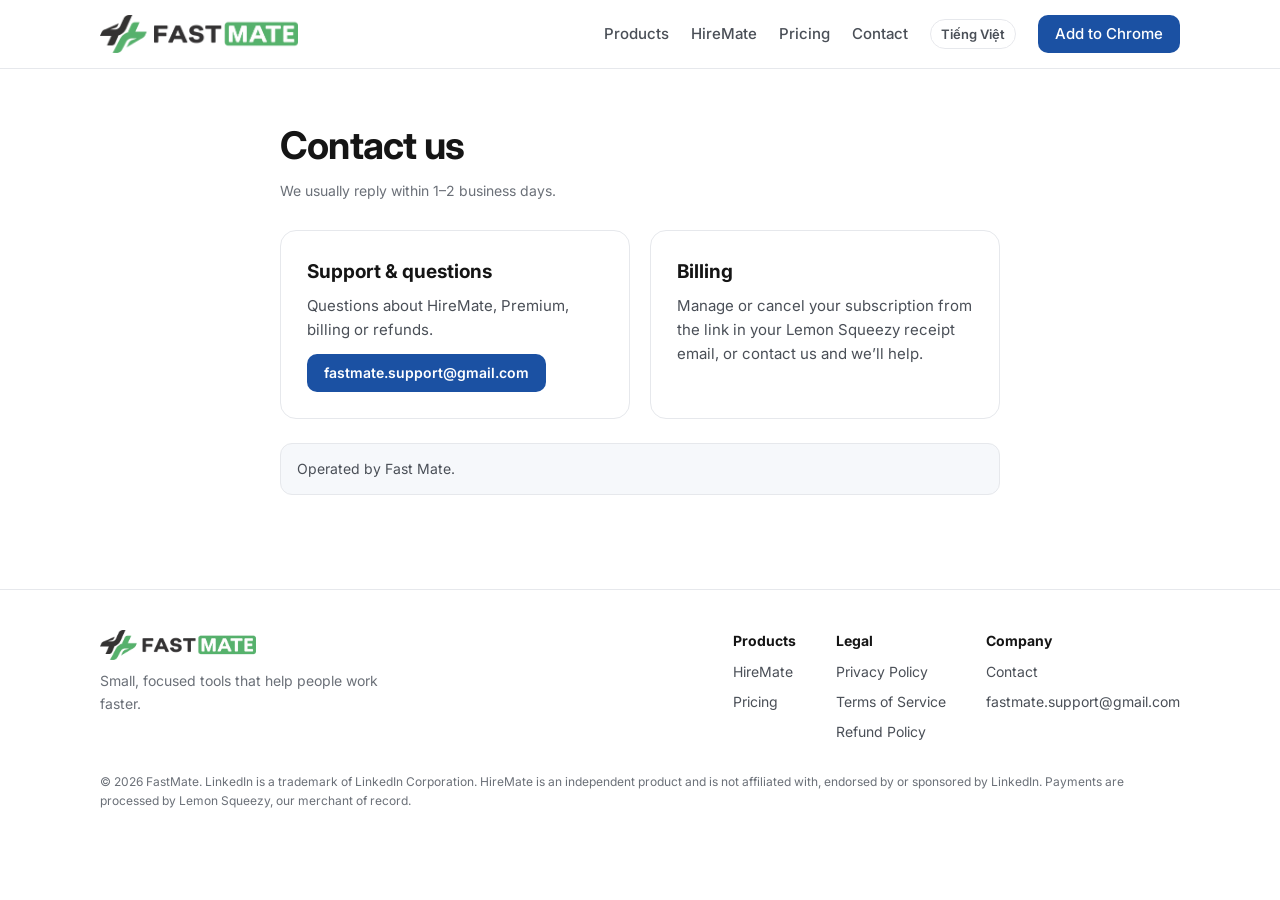
<file: contact.html>
<!doctype html>
<html lang="en">
<head>
<meta charset="utf-8">
<meta name="viewport" content="width=device-width, initial-scale=1">
<title>Contact — FastMate</title>
<meta name="description" content="Contact FastMate.">
<link rel="alternate" hreflang="en" href="https://fastmate.io.vn/contact.html">
<link rel="alternate" hreflang="vi" href="https://fastmate.io.vn/vi/contact.html">
<link rel="canonical" href="https://fastmate.io.vn/contact.html">
<meta property="og:site_name" content="FastMate">
<meta property="og:type" content="website">
<meta property="og:locale" content="en_US">
<meta property="og:title" content="Contact — FastMate">
<meta property="og:description" content="Contact FastMate.">
<meta property="og:url" content="https://fastmate.io.vn/contact.html">
<meta property="og:image" content="https://fastmate.io.vn/assets/og-fastmate.png">
<meta property="og:image:width" content="1200">
<meta property="og:image:height" content="630">
<meta name="twitter:card" content="summary_large_image">
<meta name="twitter:title" content="Contact — FastMate">
<meta name="twitter:description" content="Contact FastMate.">
<meta name="twitter:image" content="https://fastmate.io.vn/assets/og-fastmate.png">
<link rel="icon" href="assets/favicon.png" type="image/png">
<link rel="apple-touch-icon" href="assets/apple-touch-icon.png">
<link rel="preconnect" href="https://fonts.googleapis.com">
<link rel="stylesheet" href="https://fonts.googleapis.com/css2?family=Inter:wght@400;500;600;700;800&display=swap">
<link rel="stylesheet" href="assets/style.css">
</head>
<body>
<header class="site-header">
  <div class="wrap">
    <a class="brand" href="index.html"><img class="logo" src="assets/fastmate-logo.png" alt="FastMate"></a>
    <nav class="nav">
      <a href="index.html#products">Products</a>
      <a href="hiremate/">HireMate</a>
      <a href="hiremate/#pricing">Pricing</a>
      <a href="contact.html">Contact</a>
      <a class="lang" href="vi/contact.html" hreflang="vi" lang="vi">Tiếng Việt</a>
      <a class="btn btn-primary btn-sm" href="https://chromewebstore.google.com/detail/fmhkmikhenpkemjmddogaildfdnhddfe?utm_source=fastmate.io.vn" target="_blank" rel="noopener">Add to Chrome</a>
    </nav>
  </div>
</header>
<main>

<article class="legal">
  <h1>Contact us</h1>
  <p class="updated">We usually reply within 1–2 business days.</p>
  <div class="grid-2">
    <div class="card"><h3>Support & questions</h3><p>Questions about HireMate, Premium, billing or refunds.</p><p style="margin-top:12px"><a class="btn btn-primary btn-sm" href="mailto:fastmate.support@gmail.com">fastmate.support@gmail.com</a></p></div>
    <div class="card"><h3>Billing</h3><p>Manage or cancel your subscription from the link in your Lemon Squeezy receipt email, or contact us and we’ll help.</p></div>
  </div>
  <p class="note" style="margin-top:24px">Operated by Fast Mate.</p>
</article>
</main>
<footer class="site-footer">
  <div class="wrap">
    <div class="footer-grid">
      <div>
        <a class="brand" href="index.html"><img class="logo" src="assets/fastmate-logo.png" alt="FastMate"></a>
        <p class="muted" style="max-width:320px;margin:10px 0 0">Small, focused tools that help people work faster.</p>
      </div>
      <div class="footer-links">
        <div><strong>Products</strong><a href="hiremate/">HireMate</a><a href="hiremate/#pricing">Pricing</a></div>
        <div><strong>Legal</strong><a href="privacy.html">Privacy Policy</a><a href="terms.html">Terms of Service</a><a href="refund.html">Refund Policy</a></div>
        <div><strong>Company</strong><a href="contact.html">Contact</a><a href="mailto:fastmate.support@gmail.com">fastmate.support@gmail.com</a></div>
      </div>
    </div>
    <p class="disclaimer">© 2026 FastMate. LinkedIn is a trademark of LinkedIn Corporation. HireMate is an independent product and is not affiliated with, endorsed by or sponsored by LinkedIn. Payments are processed by Lemon Squeezy, our merchant of record.</p>
  </div>
</footer>
</body>
</html>
</file>
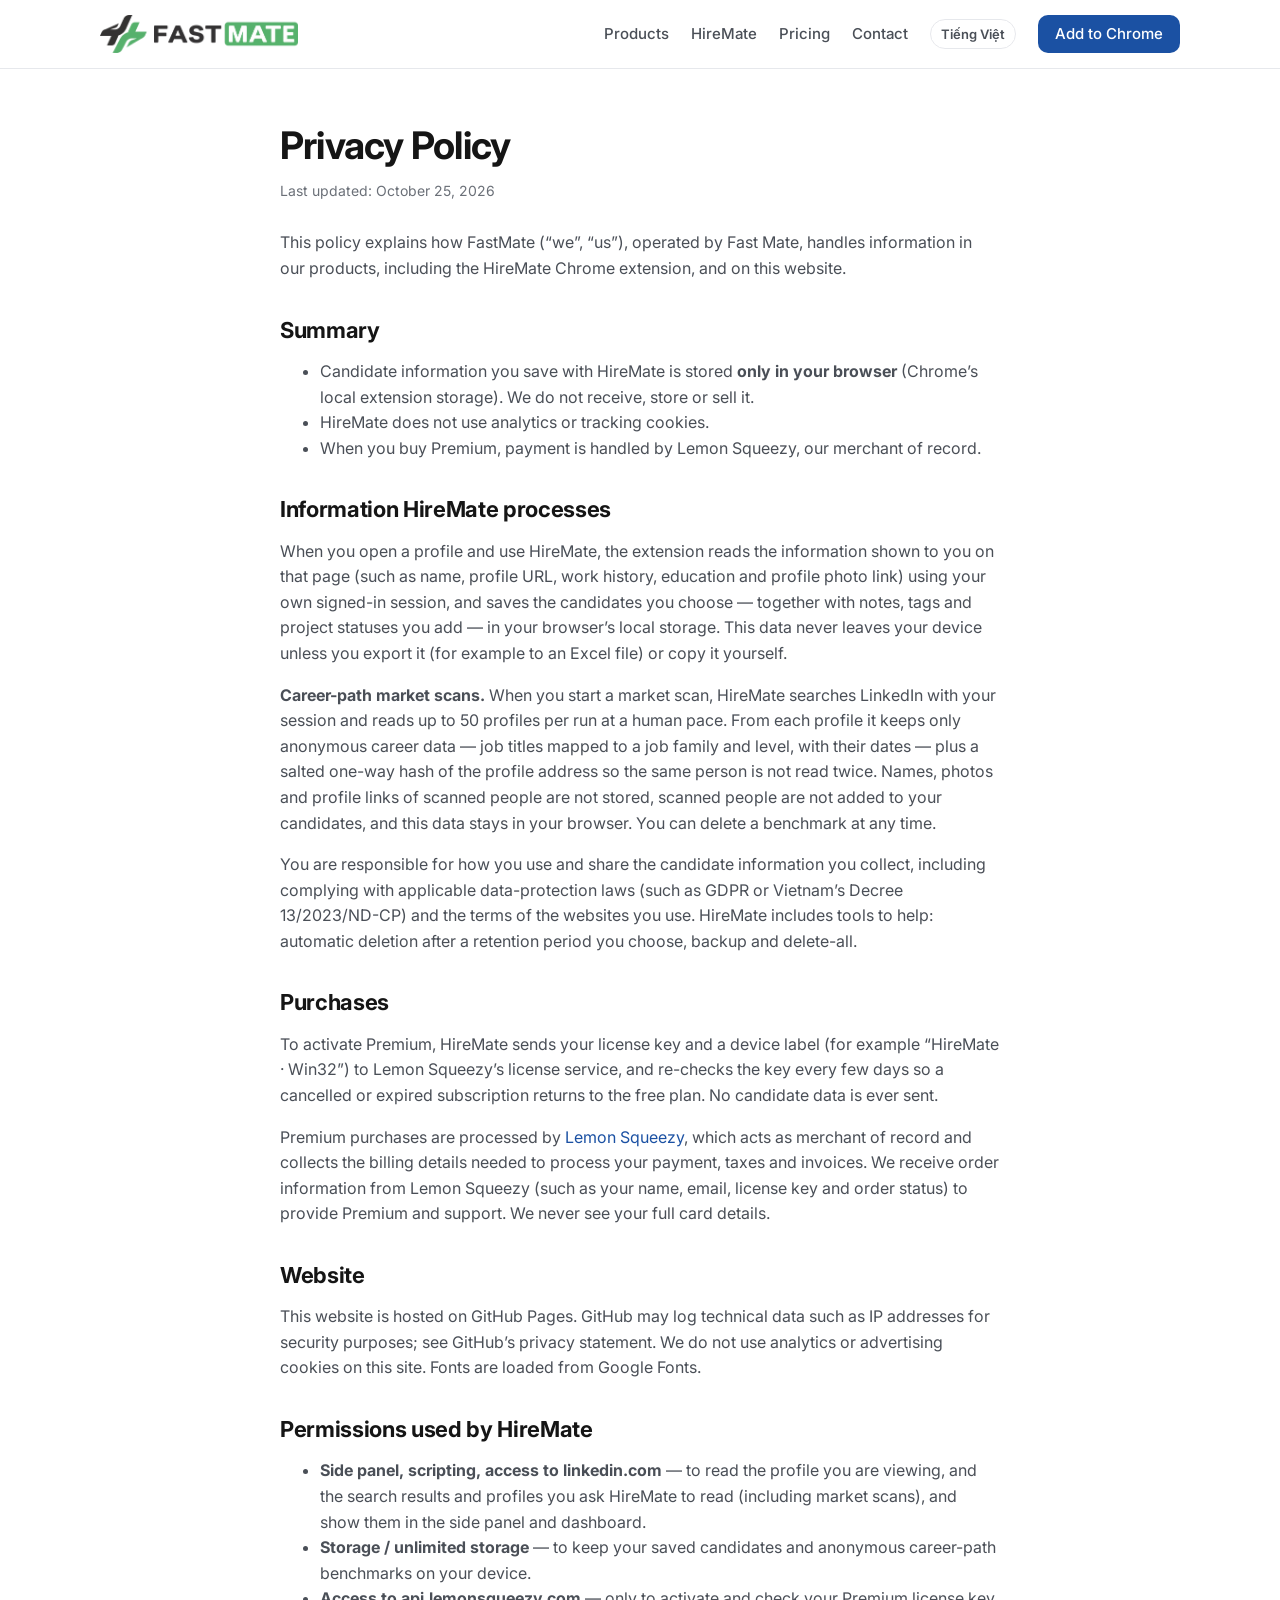
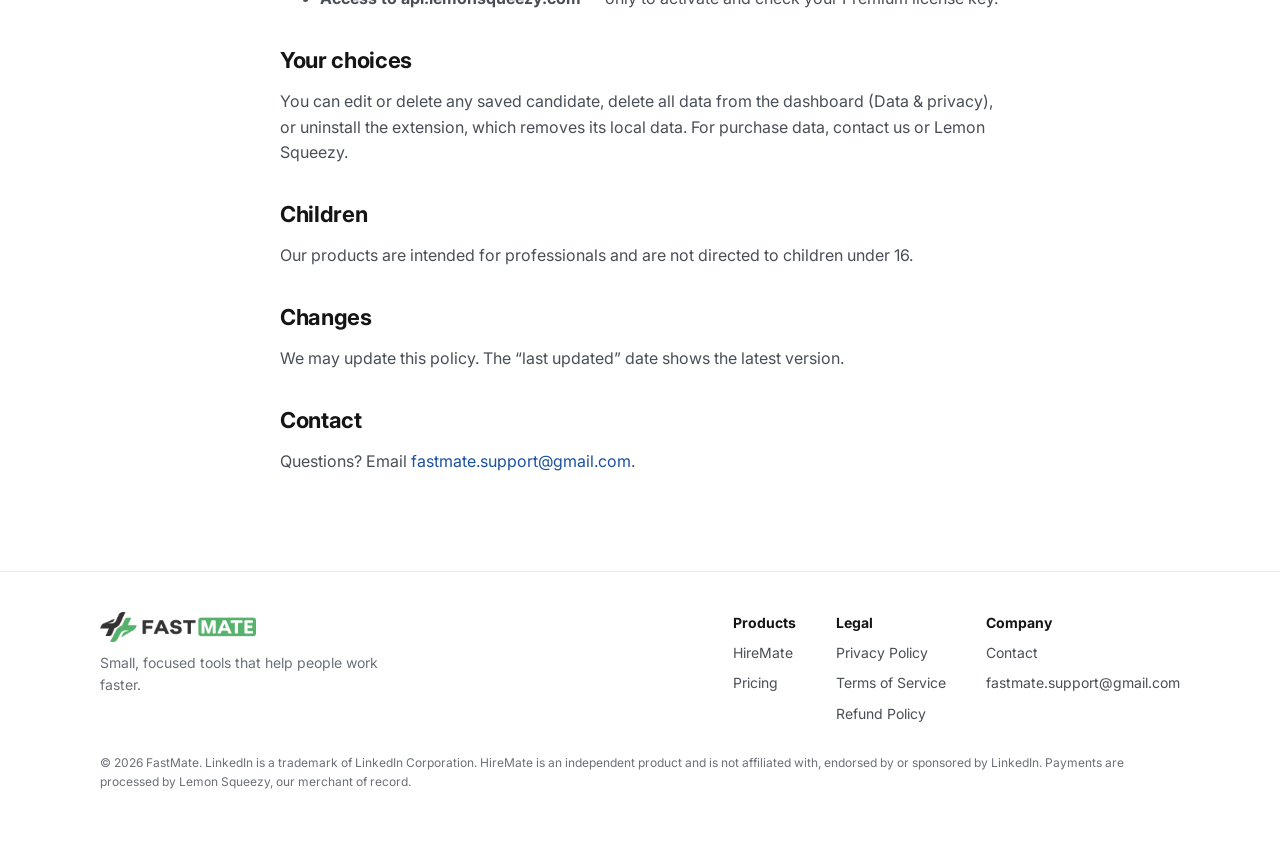
<file: privacy.html>
<!doctype html>
<html lang="en">
<head>
<meta charset="utf-8">
<meta name="viewport" content="width=device-width, initial-scale=1">
<title>Privacy Policy — FastMate</title>
<meta name="description" content="How FastMate and HireMate handle your data.">
<link rel="alternate" hreflang="en" href="https://fastmate.io.vn/privacy.html">
<link rel="alternate" hreflang="vi" href="https://fastmate.io.vn/vi/privacy.html">
<link rel="canonical" href="https://fastmate.io.vn/privacy.html">
<meta property="og:site_name" content="FastMate">
<meta property="og:type" content="website">
<meta property="og:locale" content="en_US">
<meta property="og:title" content="Privacy Policy — FastMate">
<meta property="og:description" content="How FastMate and HireMate handle your data.">
<meta property="og:url" content="https://fastmate.io.vn/privacy.html">
<meta property="og:image" content="https://fastmate.io.vn/assets/og-fastmate.png">
<meta property="og:image:width" content="1200">
<meta property="og:image:height" content="630">
<meta name="twitter:card" content="summary_large_image">
<meta name="twitter:title" content="Privacy Policy — FastMate">
<meta name="twitter:description" content="How FastMate and HireMate handle your data.">
<meta name="twitter:image" content="https://fastmate.io.vn/assets/og-fastmate.png">
<link rel="icon" href="assets/favicon.png" type="image/png">
<link rel="apple-touch-icon" href="assets/apple-touch-icon.png">
<link rel="preconnect" href="https://fonts.googleapis.com">
<link rel="stylesheet" href="https://fonts.googleapis.com/css2?family=Inter:wght@400;500;600;700;800&display=swap">
<link rel="stylesheet" href="assets/style.css">
</head>
<body>
<header class="site-header">
  <div class="wrap">
    <a class="brand" href="index.html"><img class="logo" src="assets/fastmate-logo.png" alt="FastMate"></a>
    <nav class="nav">
      <a href="index.html#products">Products</a>
      <a href="hiremate/">HireMate</a>
      <a href="hiremate/#pricing">Pricing</a>
      <a href="contact.html">Contact</a>
      <a class="lang" href="vi/privacy.html" hreflang="vi" lang="vi">Tiếng Việt</a>
      <a class="btn btn-primary btn-sm" href="https://chromewebstore.google.com/detail/fmhkmikhenpkemjmddogaildfdnhddfe?utm_source=fastmate.io.vn" target="_blank" rel="noopener">Add to Chrome</a>
    </nav>
  </div>
</header>
<main>
<article class="legal"><h1>Privacy Policy</h1><p class="updated">Last updated: October 25, 2026</p>
<p>This policy explains how FastMate (“we”, “us”), operated by Fast Mate, handles information in our products, including the HireMate Chrome extension, and on this website.</p>
<h2>Summary</h2>
<ul>
  <li>Candidate information you save with HireMate is stored <strong>only in your browser</strong> (Chrome’s local extension storage). We do not receive, store or sell it.</li>
  <li>HireMate does not use analytics or tracking cookies.</li>
  <li>When you buy Premium, payment is handled by Lemon Squeezy, our merchant of record.</li>
</ul>
<h2>Information HireMate processes</h2>
<p>When you open a profile and use HireMate, the extension reads the information shown to you on that page (such as name, profile URL, work history, education and profile photo link) using your own signed-in session, and saves the candidates you choose — together with notes, tags and project statuses you add — in your browser’s local storage. This data never leaves your device unless you export it (for example to an Excel file) or copy it yourself.</p>
<p><strong>Career-path market scans.</strong> When you start a market scan, HireMate searches LinkedIn with your session and reads up to 50 profiles per run at a human pace. From each profile it keeps only anonymous career data — job titles mapped to a job family and level, with their dates — plus a salted one-way hash of the profile address so the same person is not read twice. Names, photos and profile links of scanned people are not stored, scanned people are not added to your candidates, and this data stays in your browser. You can delete a benchmark at any time.</p>
<p>You are responsible for how you use and share the candidate information you collect, including complying with applicable data-protection laws (such as GDPR or Vietnam’s Decree 13/2023/ND-CP) and the terms of the websites you use. HireMate includes tools to help: automatic deletion after a retention period you choose, backup and delete-all.</p>
<h2>Purchases</h2>
<p>To activate Premium, HireMate sends your license key and a device label (for example “HireMate · Win32”) to Lemon Squeezy’s license service, and re-checks the key every few days so a cancelled or expired subscription returns to the free plan. No candidate data is ever sent.</p>
<p>Premium purchases are processed by <a href="https://www.lemonsqueezy.com/privacy" target="_blank" rel="noopener">Lemon Squeezy</a>, which acts as merchant of record and collects the billing details needed to process your payment, taxes and invoices. We receive order information from Lemon Squeezy (such as your name, email, license key and order status) to provide Premium and support. We never see your full card details.</p>
<h2>Website</h2>
<p>This website is hosted on GitHub Pages. GitHub may log technical data such as IP addresses for security purposes; see GitHub’s privacy statement. We do not use analytics or advertising cookies on this site. Fonts are loaded from Google Fonts.</p>
<h2>Permissions used by HireMate</h2>
<ul>
  <li><strong>Side panel, scripting, access to linkedin.com</strong> — to read the profile you are viewing, and the search results and profiles you ask HireMate to read (including market scans), and show them in the side panel and dashboard.</li>
  <li><strong>Storage / unlimited storage</strong> — to keep your saved candidates and anonymous career-path benchmarks on your device.</li>
  <li><strong>Access to api.lemonsqueezy.com</strong> — only to activate and check your Premium license key.</li>
</ul>
<h2>Your choices</h2>
<p>You can edit or delete any saved candidate, delete all data from the dashboard (Data &amp; privacy), or uninstall the extension, which removes its local data. For purchase data, contact us or Lemon Squeezy.</p>
<h2>Children</h2>
<p>Our products are intended for professionals and are not directed to children under 16.</p>
<h2>Changes</h2>
<p>We may update this policy. The “last updated” date shows the latest version.</p>
<h2>Contact</h2>
<p>Questions? Email <a href="mailto:fastmate.support@gmail.com">fastmate.support@gmail.com</a>.</p></article>
</main>
<footer class="site-footer">
  <div class="wrap">
    <div class="footer-grid">
      <div>
        <a class="brand" href="index.html"><img class="logo" src="assets/fastmate-logo.png" alt="FastMate"></a>
        <p class="muted" style="max-width:320px;margin:10px 0 0">Small, focused tools that help people work faster.</p>
      </div>
      <div class="footer-links">
        <div><strong>Products</strong><a href="hiremate/">HireMate</a><a href="hiremate/#pricing">Pricing</a></div>
        <div><strong>Legal</strong><a href="privacy.html">Privacy Policy</a><a href="terms.html">Terms of Service</a><a href="refund.html">Refund Policy</a></div>
        <div><strong>Company</strong><a href="contact.html">Contact</a><a href="mailto:fastmate.support@gmail.com">fastmate.support@gmail.com</a></div>
      </div>
    </div>
    <p class="disclaimer">© 2026 FastMate. LinkedIn is a trademark of LinkedIn Corporation. HireMate is an independent product and is not affiliated with, endorsed by or sponsored by LinkedIn. Payments are processed by Lemon Squeezy, our merchant of record.</p>
  </div>
</footer>
</body>
</html>
</file>
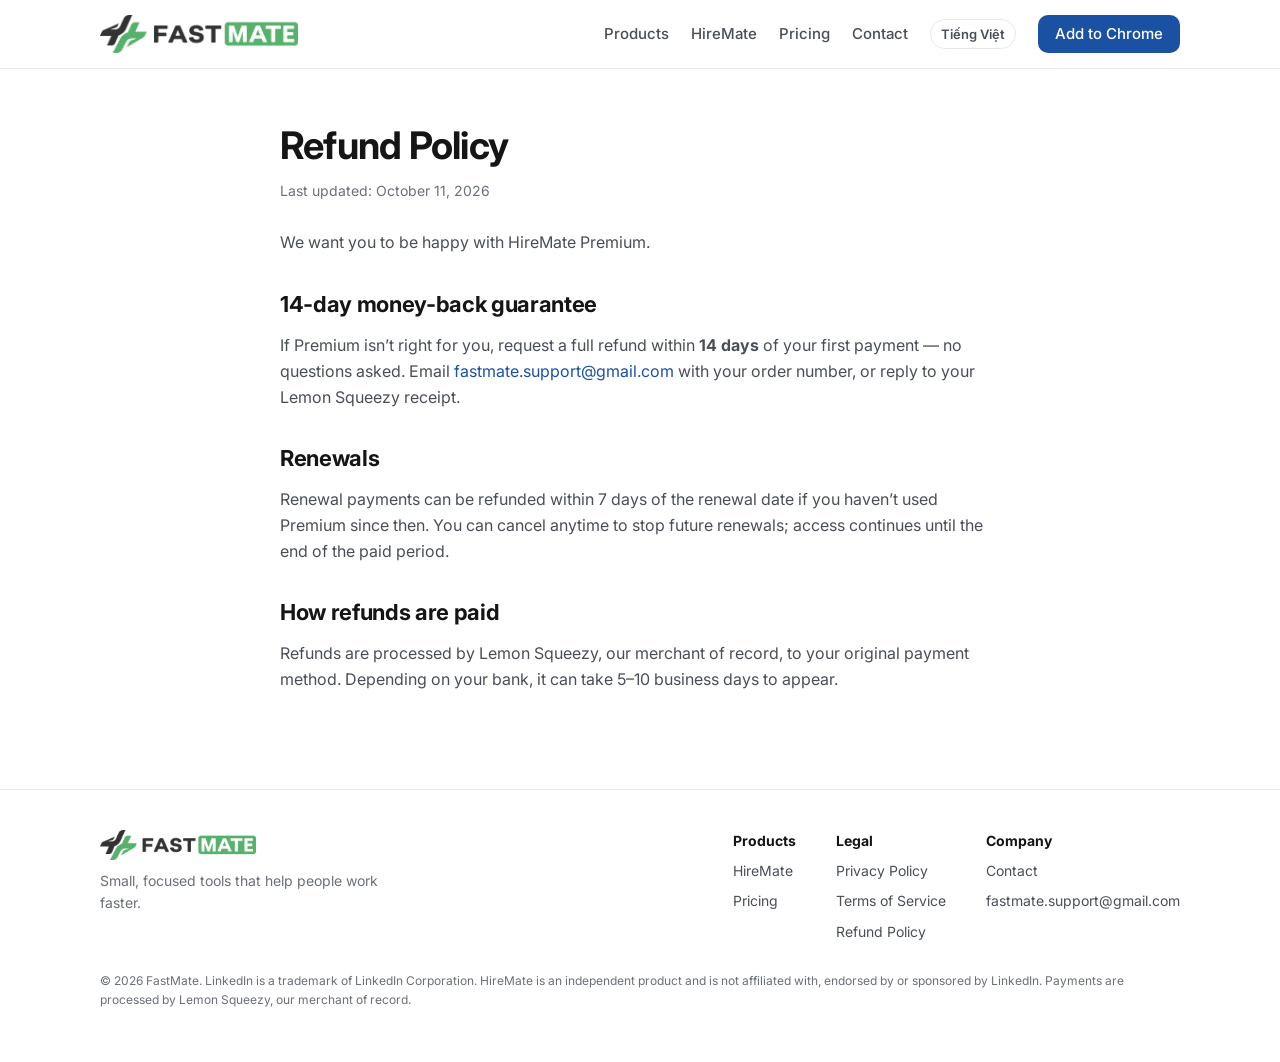
<file: refund.html>
<!doctype html>
<html lang="en">
<head>
<meta charset="utf-8">
<meta name="viewport" content="width=device-width, initial-scale=1">
<title>Refund Policy — FastMate</title>
<meta name="description" content="Refund policy for HireMate Premium.">
<link rel="alternate" hreflang="en" href="https://fastmate.io.vn/refund.html">
<link rel="alternate" hreflang="vi" href="https://fastmate.io.vn/vi/refund.html">
<link rel="canonical" href="https://fastmate.io.vn/refund.html">
<meta property="og:site_name" content="FastMate">
<meta property="og:type" content="website">
<meta property="og:locale" content="en_US">
<meta property="og:title" content="Refund Policy — FastMate">
<meta property="og:description" content="Refund policy for HireMate Premium.">
<meta property="og:url" content="https://fastmate.io.vn/refund.html">
<meta property="og:image" content="https://fastmate.io.vn/assets/og-fastmate.png">
<meta property="og:image:width" content="1200">
<meta property="og:image:height" content="630">
<meta name="twitter:card" content="summary_large_image">
<meta name="twitter:title" content="Refund Policy — FastMate">
<meta name="twitter:description" content="Refund policy for HireMate Premium.">
<meta name="twitter:image" content="https://fastmate.io.vn/assets/og-fastmate.png">
<link rel="icon" href="assets/favicon.png" type="image/png">
<link rel="apple-touch-icon" href="assets/apple-touch-icon.png">
<link rel="preconnect" href="https://fonts.googleapis.com">
<link rel="stylesheet" href="https://fonts.googleapis.com/css2?family=Inter:wght@400;500;600;700;800&display=swap">
<link rel="stylesheet" href="assets/style.css">
</head>
<body>
<header class="site-header">
  <div class="wrap">
    <a class="brand" href="index.html"><img class="logo" src="assets/fastmate-logo.png" alt="FastMate"></a>
    <nav class="nav">
      <a href="index.html#products">Products</a>
      <a href="hiremate/">HireMate</a>
      <a href="hiremate/#pricing">Pricing</a>
      <a href="contact.html">Contact</a>
      <a class="lang" href="vi/refund.html" hreflang="vi" lang="vi">Tiếng Việt</a>
      <a class="btn btn-primary btn-sm" href="https://chromewebstore.google.com/detail/fmhkmikhenpkemjmddogaildfdnhddfe?utm_source=fastmate.io.vn" target="_blank" rel="noopener">Add to Chrome</a>
    </nav>
  </div>
</header>
<main>
<article class="legal"><h1>Refund Policy</h1><p class="updated">Last updated: October 11, 2026</p>
<p>We want you to be happy with HireMate Premium.</p>
<h2>14-day money-back guarantee</h2>
<p>If Premium isn’t right for you, request a full refund within <strong>14 days</strong> of your first payment — no questions asked. Email <a href="mailto:fastmate.support@gmail.com">fastmate.support@gmail.com</a> with your order number, or reply to your Lemon Squeezy receipt.</p>
<h2>Renewals</h2>
<p>Renewal payments can be refunded within 7 days of the renewal date if you haven’t used Premium since then. You can cancel anytime to stop future renewals; access continues until the end of the paid period.</p>
<h2>How refunds are paid</h2>
<p>Refunds are processed by Lemon Squeezy, our merchant of record, to your original payment method. Depending on your bank, it can take 5–10 business days to appear.</p></article>
</main>
<footer class="site-footer">
  <div class="wrap">
    <div class="footer-grid">
      <div>
        <a class="brand" href="index.html"><img class="logo" src="assets/fastmate-logo.png" alt="FastMate"></a>
        <p class="muted" style="max-width:320px;margin:10px 0 0">Small, focused tools that help people work faster.</p>
      </div>
      <div class="footer-links">
        <div><strong>Products</strong><a href="hiremate/">HireMate</a><a href="hiremate/#pricing">Pricing</a></div>
        <div><strong>Legal</strong><a href="privacy.html">Privacy Policy</a><a href="terms.html">Terms of Service</a><a href="refund.html">Refund Policy</a></div>
        <div><strong>Company</strong><a href="contact.html">Contact</a><a href="mailto:fastmate.support@gmail.com">fastmate.support@gmail.com</a></div>
      </div>
    </div>
    <p class="disclaimer">© 2026 FastMate. LinkedIn is a trademark of LinkedIn Corporation. HireMate is an independent product and is not affiliated with, endorsed by or sponsored by LinkedIn. Payments are processed by Lemon Squeezy, our merchant of record.</p>
  </div>
</footer>
</body>
</html>
</file>
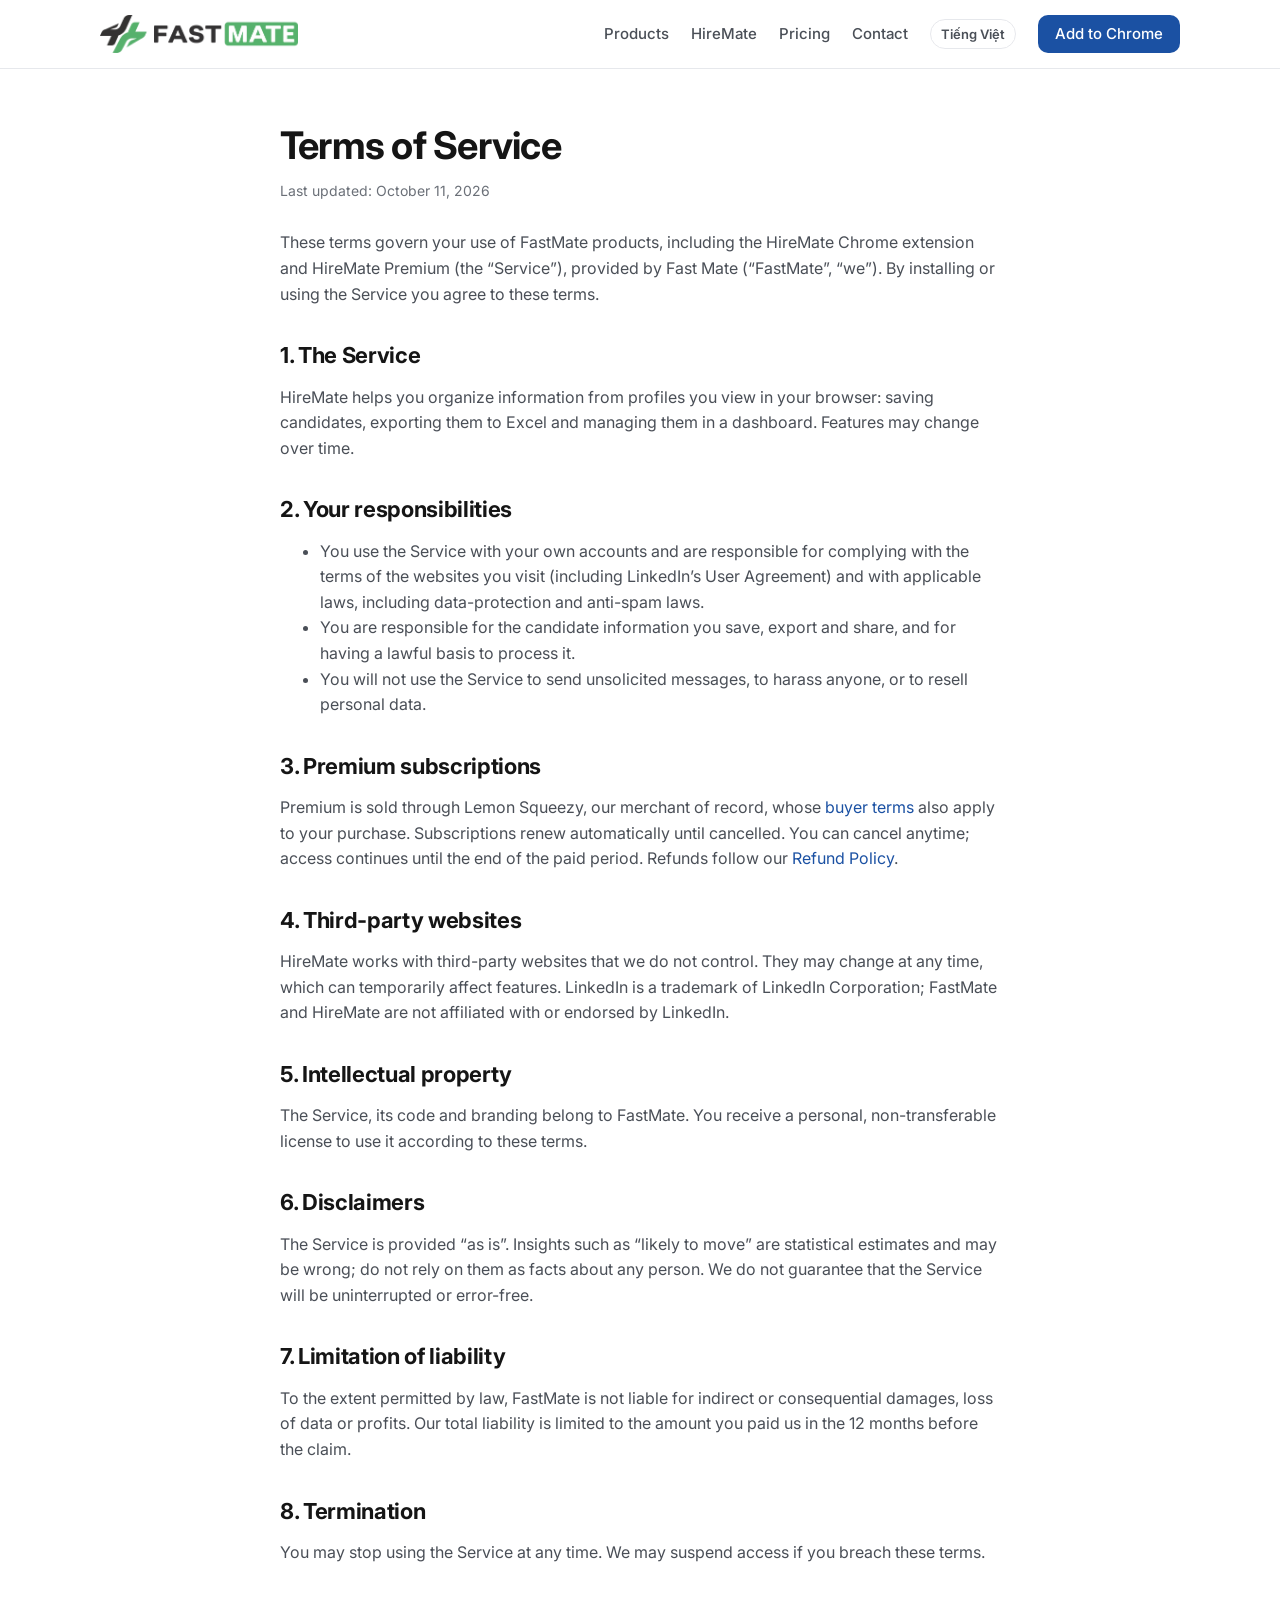
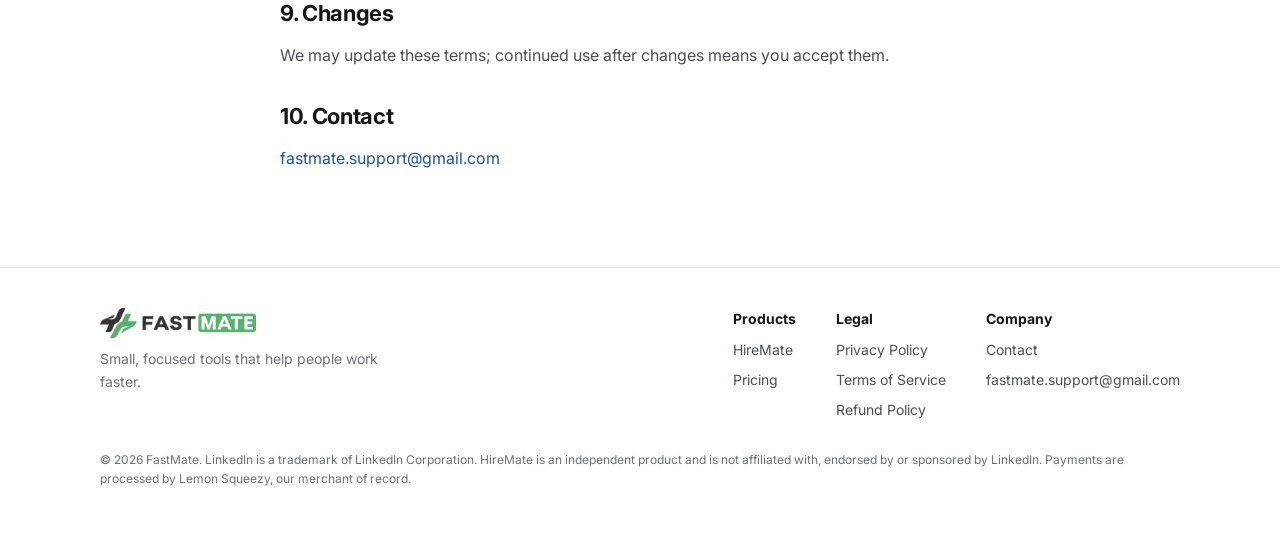
<file: terms.html>
<!doctype html>
<html lang="en">
<head>
<meta charset="utf-8">
<meta name="viewport" content="width=device-width, initial-scale=1">
<title>Terms of Service — FastMate</title>
<meta name="description" content="Terms for using FastMate products, including HireMate.">
<link rel="alternate" hreflang="en" href="https://fastmate.io.vn/terms.html">
<link rel="alternate" hreflang="vi" href="https://fastmate.io.vn/vi/terms.html">
<link rel="canonical" href="https://fastmate.io.vn/terms.html">
<meta property="og:site_name" content="FastMate">
<meta property="og:type" content="website">
<meta property="og:locale" content="en_US">
<meta property="og:title" content="Terms of Service — FastMate">
<meta property="og:description" content="Terms for using FastMate products, including HireMate.">
<meta property="og:url" content="https://fastmate.io.vn/terms.html">
<meta property="og:image" content="https://fastmate.io.vn/assets/og-fastmate.png">
<meta property="og:image:width" content="1200">
<meta property="og:image:height" content="630">
<meta name="twitter:card" content="summary_large_image">
<meta name="twitter:title" content="Terms of Service — FastMate">
<meta name="twitter:description" content="Terms for using FastMate products, including HireMate.">
<meta name="twitter:image" content="https://fastmate.io.vn/assets/og-fastmate.png">
<link rel="icon" href="assets/favicon.png" type="image/png">
<link rel="apple-touch-icon" href="assets/apple-touch-icon.png">
<link rel="preconnect" href="https://fonts.googleapis.com">
<link rel="stylesheet" href="https://fonts.googleapis.com/css2?family=Inter:wght@400;500;600;700;800&display=swap">
<link rel="stylesheet" href="assets/style.css">
</head>
<body>
<header class="site-header">
  <div class="wrap">
    <a class="brand" href="index.html"><img class="logo" src="assets/fastmate-logo.png" alt="FastMate"></a>
    <nav class="nav">
      <a href="index.html#products">Products</a>
      <a href="hiremate/">HireMate</a>
      <a href="hiremate/#pricing">Pricing</a>
      <a href="contact.html">Contact</a>
      <a class="lang" href="vi/terms.html" hreflang="vi" lang="vi">Tiếng Việt</a>
      <a class="btn btn-primary btn-sm" href="https://chromewebstore.google.com/detail/fmhkmikhenpkemjmddogaildfdnhddfe?utm_source=fastmate.io.vn" target="_blank" rel="noopener">Add to Chrome</a>
    </nav>
  </div>
</header>
<main>
<article class="legal"><h1>Terms of Service</h1><p class="updated">Last updated: October 11, 2026</p>
<p>These terms govern your use of FastMate products, including the HireMate Chrome extension and HireMate Premium (the “Service”), provided by Fast Mate (“FastMate”, “we”). By installing or using the Service you agree to these terms.</p>
<h2>1. The Service</h2>
<p>HireMate helps you organize information from profiles you view in your browser: saving candidates, exporting them to Excel and managing them in a dashboard. Features may change over time.</p>
<h2>2. Your responsibilities</h2>
<ul>
  <li>You use the Service with your own accounts and are responsible for complying with the terms of the websites you visit (including LinkedIn’s User Agreement) and with applicable laws, including data-protection and anti-spam laws.</li>
  <li>You are responsible for the candidate information you save, export and share, and for having a lawful basis to process it.</li>
  <li>You will not use the Service to send unsolicited messages, to harass anyone, or to resell personal data.</li>
</ul>
<h2>3. Premium subscriptions</h2>
<p>Premium is sold through Lemon Squeezy, our merchant of record, whose <a href="https://www.lemonsqueezy.com/buyer-terms" target="_blank" rel="noopener">buyer terms</a> also apply to your purchase. Subscriptions renew automatically until cancelled. You can cancel anytime; access continues until the end of the paid period. Refunds follow our <a href="refund.html">Refund Policy</a>.</p>
<h2>4. Third-party websites</h2>
<p>HireMate works with third-party websites that we do not control. They may change at any time, which can temporarily affect features. LinkedIn is a trademark of LinkedIn Corporation; FastMate and HireMate are not affiliated with or endorsed by LinkedIn.</p>
<h2>5. Intellectual property</h2>
<p>The Service, its code and branding belong to FastMate. You receive a personal, non-transferable license to use it according to these terms.</p>
<h2>6. Disclaimers</h2>
<p>The Service is provided “as is”. Insights such as “likely to move” are statistical estimates and may be wrong; do not rely on them as facts about any person. We do not guarantee that the Service will be uninterrupted or error-free.</p>
<h2>7. Limitation of liability</h2>
<p>To the extent permitted by law, FastMate is not liable for indirect or consequential damages, loss of data or profits. Our total liability is limited to the amount you paid us in the 12 months before the claim.</p>
<h2>8. Termination</h2>
<p>You may stop using the Service at any time. We may suspend access if you breach these terms.</p>
<h2>9. Changes</h2>
<p>We may update these terms; continued use after changes means you accept them.</p>
<h2>10. Contact</h2>
<p><a href="mailto:fastmate.support@gmail.com">fastmate.support@gmail.com</a></p></article>
</main>
<footer class="site-footer">
  <div class="wrap">
    <div class="footer-grid">
      <div>
        <a class="brand" href="index.html"><img class="logo" src="assets/fastmate-logo.png" alt="FastMate"></a>
        <p class="muted" style="max-width:320px;margin:10px 0 0">Small, focused tools that help people work faster.</p>
      </div>
      <div class="footer-links">
        <div><strong>Products</strong><a href="hiremate/">HireMate</a><a href="hiremate/#pricing">Pricing</a></div>
        <div><strong>Legal</strong><a href="privacy.html">Privacy Policy</a><a href="terms.html">Terms of Service</a><a href="refund.html">Refund Policy</a></div>
        <div><strong>Company</strong><a href="contact.html">Contact</a><a href="mailto:fastmate.support@gmail.com">fastmate.support@gmail.com</a></div>
      </div>
    </div>
    <p class="disclaimer">© 2026 FastMate. LinkedIn is a trademark of LinkedIn Corporation. HireMate is an independent product and is not affiliated with, endorsed by or sponsored by LinkedIn. Payments are processed by Lemon Squeezy, our merchant of record.</p>
  </div>
</footer>
</body>
</html>
</file>
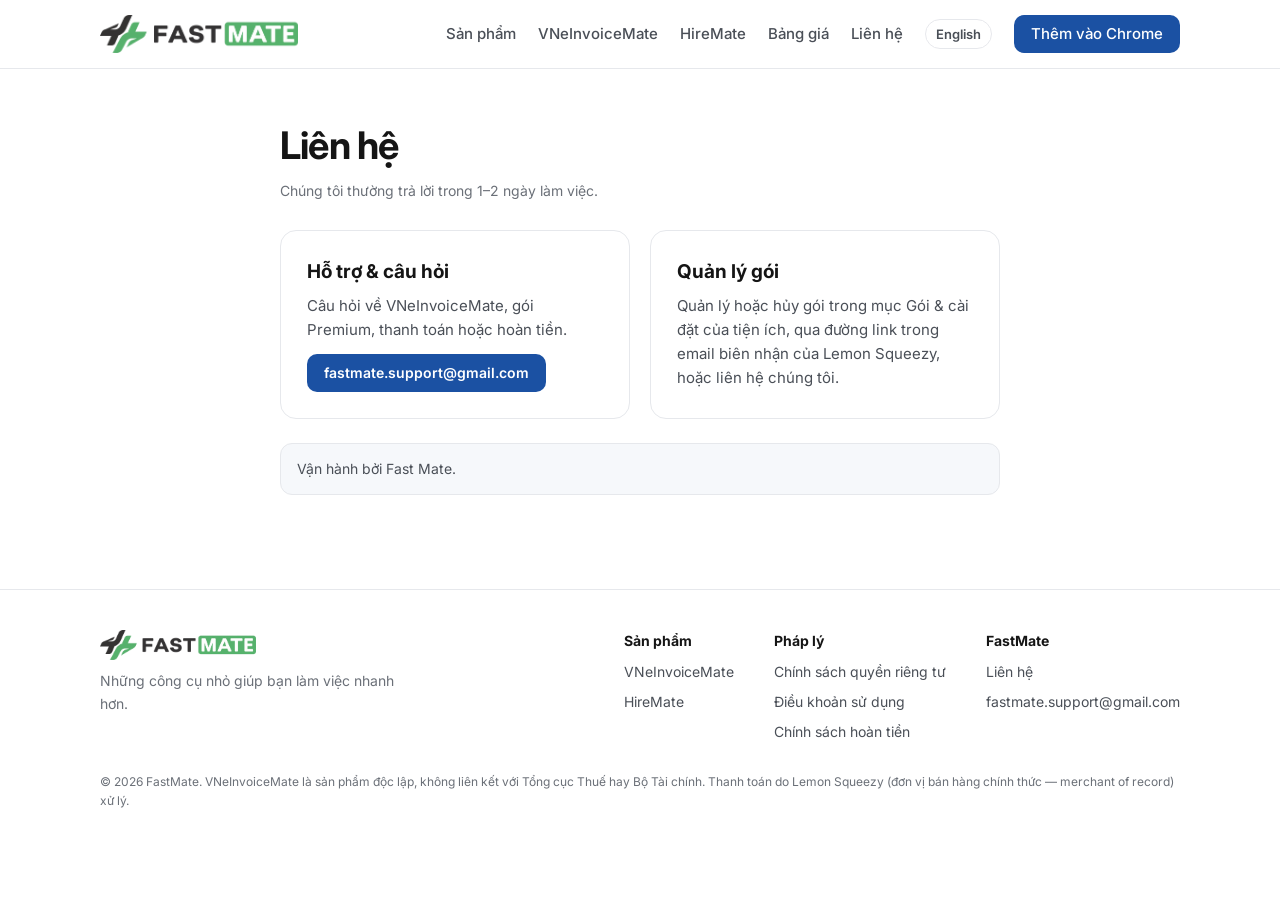
<file: vi/contact.html>
<!doctype html>
<html lang="vi">
<head>
<meta charset="utf-8">
<meta name="viewport" content="width=device-width, initial-scale=1">
<title>Liên hệ — FastMate</title>
<meta name="description" content="Liên hệ FastMate.">
<link rel="alternate" hreflang="vi" href="https://fastmate.io.vn/vi/contact.html">
<link rel="alternate" hreflang="en" href="https://fastmate.io.vn/contact.html">
<link rel="canonical" href="https://fastmate.io.vn/vi/contact.html">
<meta property="og:site_name" content="FastMate">
<meta property="og:type" content="website">
<meta property="og:locale" content="vi_VN">
<meta property="og:title" content="Liên hệ — FastMate">
<meta property="og:description" content="Liên hệ FastMate.">
<meta property="og:url" content="https://fastmate.io.vn/vi/contact.html">
<meta property="og:image" content="https://fastmate.io.vn/assets/og-fastmate.png">
<meta property="og:image:width" content="1200">
<meta property="og:image:height" content="630">
<meta name="twitter:card" content="summary_large_image">
<meta name="twitter:title" content="Liên hệ — FastMate">
<meta name="twitter:description" content="Liên hệ FastMate.">
<meta name="twitter:image" content="https://fastmate.io.vn/assets/og-fastmate.png">
<link rel="icon" href="../assets/favicon.png" type="image/png">
<link rel="apple-touch-icon" href="../assets/apple-touch-icon.png">
<link rel="preconnect" href="https://fonts.googleapis.com">
<link rel="stylesheet" href="https://fonts.googleapis.com/css2?family=Inter:wght@400;500;600;700;800&display=swap">
<link rel="stylesheet" href="../assets/style.css">
</head>
<body>
<header class="site-header">
  <div class="wrap">
    <a class="brand" href="../vi/index.html"><img class="logo" src="../assets/fastmate-logo.png" alt="FastMate"></a>
    <nav class="nav">
      <a href="../vi/index.html#san-pham">Sản phẩm</a>
      <a href="../vi/vneinvoicemate/">VNeInvoiceMate</a>
      <a href="../vi/hiremate/">HireMate</a>
      <a href="../vi/vneinvoicemate/#bang-gia">Bảng giá</a>
      <a href="../vi/contact.html">Liên hệ</a>
      <a class="lang" href="../contact.html" hreflang="en" lang="en">English</a>
      <a class="btn btn-primary btn-sm" href="https://chromewebstore.google.com/detail/ljfjbapabcjcbbihginmmmieaafeoemg?utm_source=fastmate.io.vn" target="_blank" rel="noopener">Thêm vào Chrome</a>
    </nav>
  </div>
</header>
<main>

<article class="legal">
  <h1>Liên hệ</h1>
  <p class="updated">Chúng tôi thường trả lời trong 1–2 ngày làm việc.</p>
  <div class="grid-2">
    <div class="card"><h3>Hỗ trợ & câu hỏi</h3><p>Câu hỏi về VNeInvoiceMate, gói Premium, thanh toán hoặc hoàn tiền.</p><p style="margin-top:12px"><a class="btn btn-primary btn-sm" href="mailto:fastmate.support@gmail.com">fastmate.support@gmail.com</a></p></div>
    <div class="card"><h3>Quản lý gói</h3><p>Quản lý hoặc hủy gói trong mục Gói &amp; cài đặt của tiện ích, qua đường link trong email biên nhận của Lemon Squeezy, hoặc liên hệ chúng tôi.</p></div>
  </div>
  <p class="note" style="margin-top:24px">Vận hành bởi Fast Mate.</p>
</article>
</main>
<footer class="site-footer">
  <div class="wrap">
    <div class="footer-grid">
      <div>
        <a class="brand" href="../vi/index.html"><img class="logo" src="../assets/fastmate-logo.png" alt="FastMate"></a>
        <p class="muted" style="max-width:320px;margin:10px 0 0">Những công cụ nhỏ giúp bạn làm việc nhanh hơn.</p>
      </div>
      <div class="footer-links">
        <div><strong>Sản phẩm</strong><a href="../vi/vneinvoicemate/">VNeInvoiceMate</a><a href="../vi/hiremate/">HireMate</a></div>
        <div><strong>Pháp lý</strong><a href="../vi/privacy.html">Chính sách quyền riêng tư</a><a href="../vi/terms.html">Điều khoản sử dụng</a><a href="../vi/refund.html">Chính sách hoàn tiền</a></div>
        <div><strong>FastMate</strong><a href="../vi/contact.html">Liên hệ</a><a href="mailto:fastmate.support@gmail.com">fastmate.support@gmail.com</a></div>
      </div>
    </div>
    <p class="disclaimer">© 2026 FastMate. VNeInvoiceMate là sản phẩm độc lập, không liên kết với Tổng cục Thuế hay Bộ Tài chính. Thanh toán do Lemon Squeezy (đơn vị bán hàng chính thức — merchant of record) xử lý.</p>
  </div>
</footer>
</body>
</html>
</file>
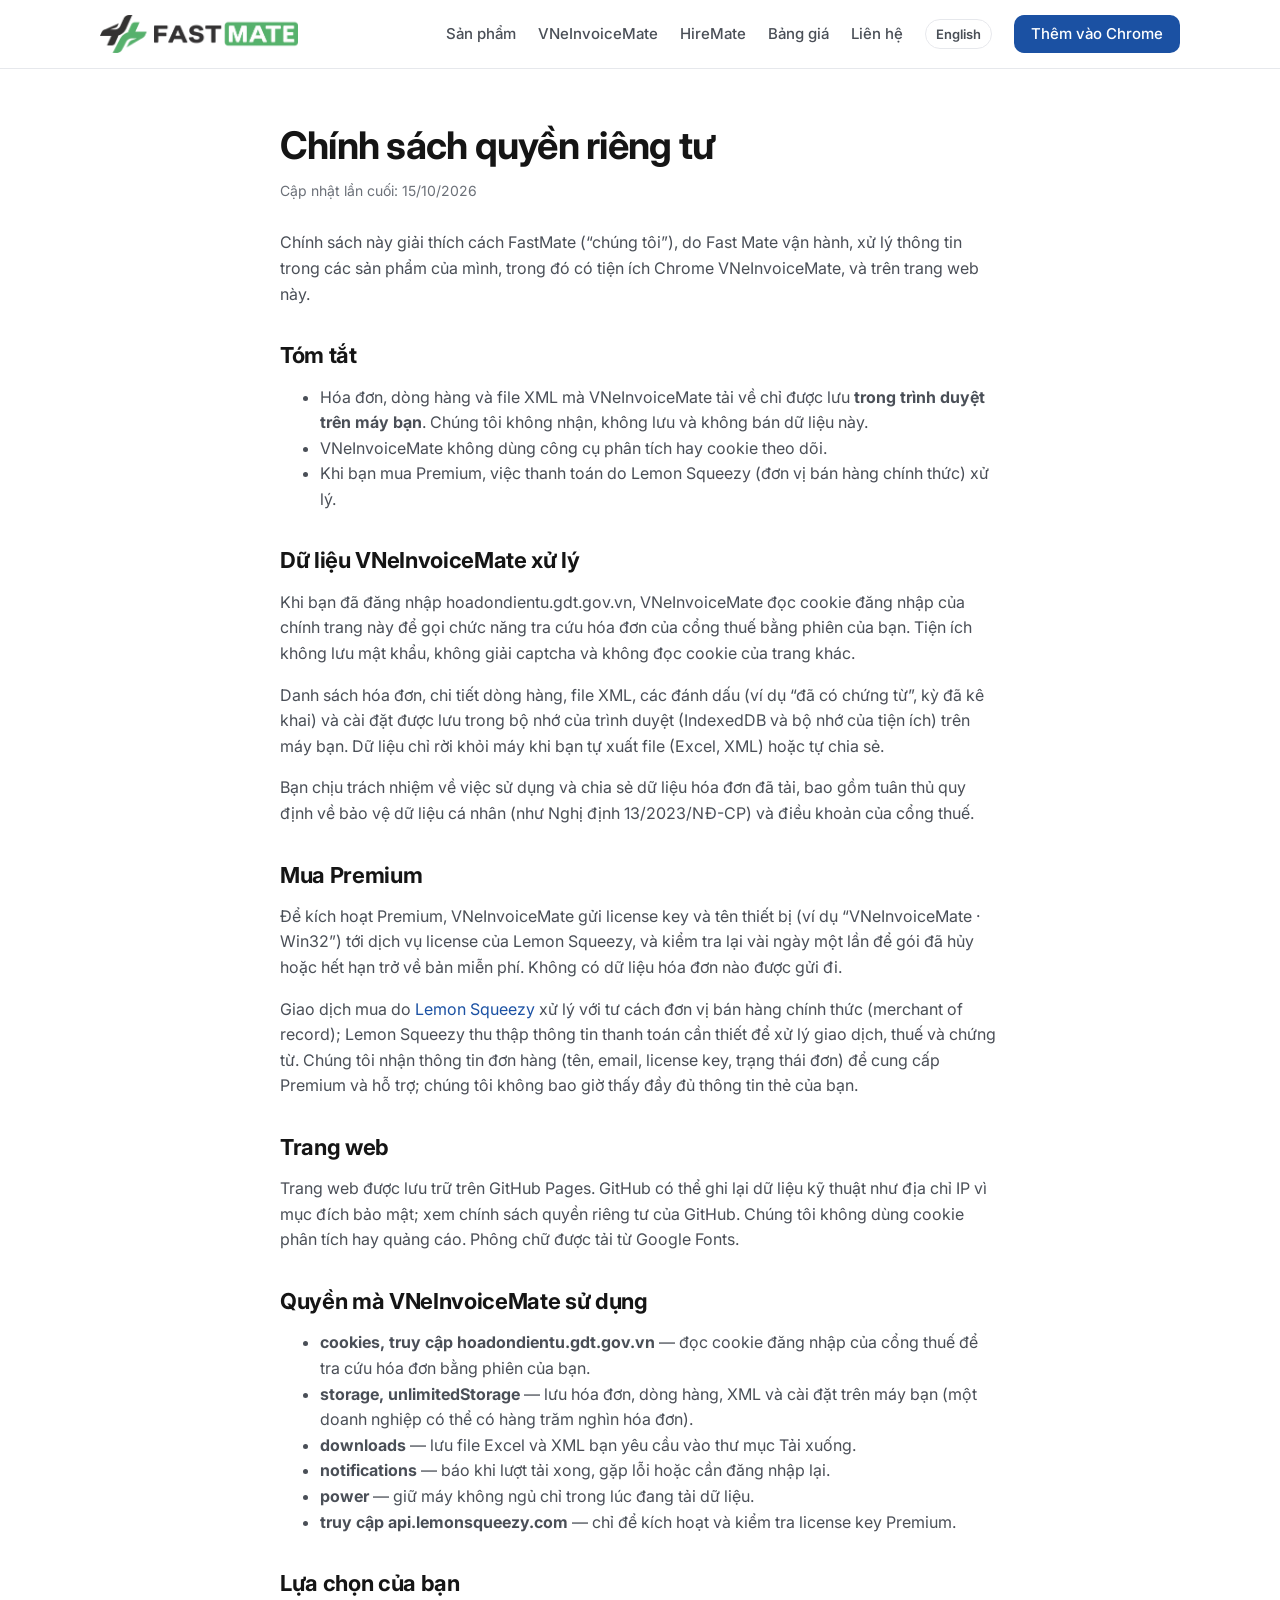
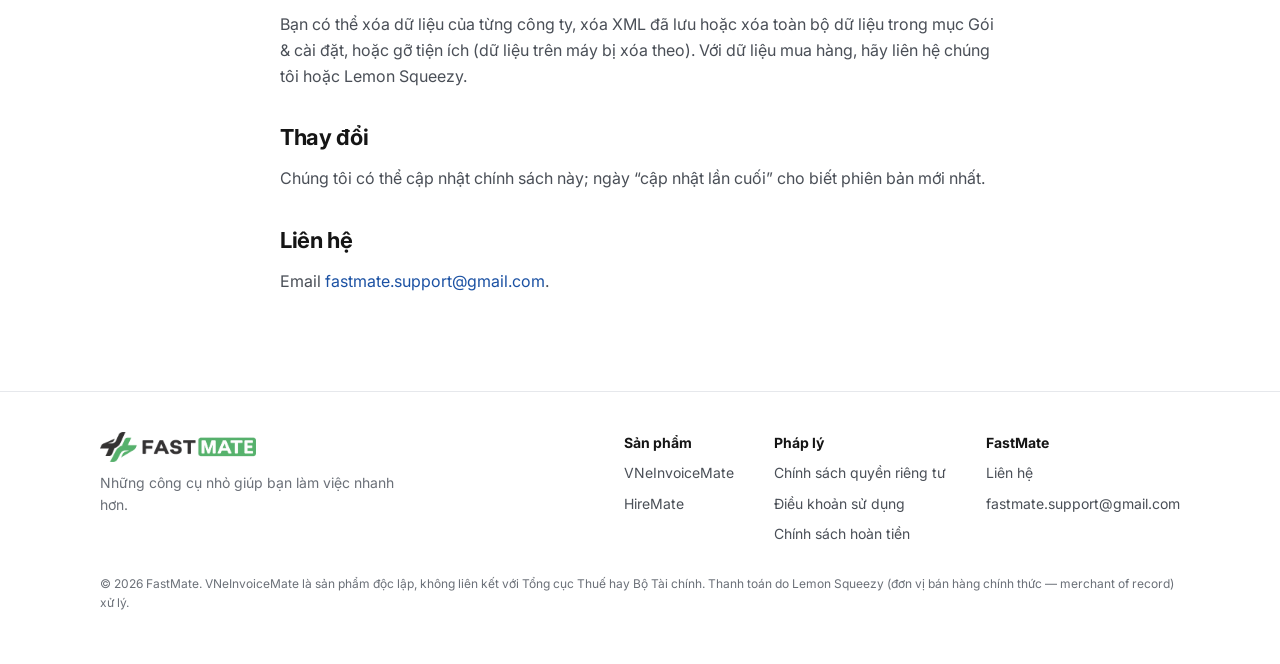
<file: vi/privacy.html>
<!doctype html>
<html lang="vi">
<head>
<meta charset="utf-8">
<meta name="viewport" content="width=device-width, initial-scale=1">
<title>Chính sách quyền riêng tư — FastMate</title>
<meta name="description" content="Cách FastMate và VNeInvoiceMate xử lý dữ liệu của bạn.">
<link rel="alternate" hreflang="vi" href="https://fastmate.io.vn/vi/privacy.html">
<link rel="alternate" hreflang="en" href="https://fastmate.io.vn/privacy.html">
<link rel="canonical" href="https://fastmate.io.vn/vi/privacy.html">
<meta property="og:site_name" content="FastMate">
<meta property="og:type" content="website">
<meta property="og:locale" content="vi_VN">
<meta property="og:title" content="Chính sách quyền riêng tư — FastMate">
<meta property="og:description" content="Cách FastMate và VNeInvoiceMate xử lý dữ liệu của bạn.">
<meta property="og:url" content="https://fastmate.io.vn/vi/privacy.html">
<meta property="og:image" content="https://fastmate.io.vn/assets/og-fastmate.png">
<meta property="og:image:width" content="1200">
<meta property="og:image:height" content="630">
<meta name="twitter:card" content="summary_large_image">
<meta name="twitter:title" content="Chính sách quyền riêng tư — FastMate">
<meta name="twitter:description" content="Cách FastMate và VNeInvoiceMate xử lý dữ liệu của bạn.">
<meta name="twitter:image" content="https://fastmate.io.vn/assets/og-fastmate.png">
<link rel="icon" href="../assets/favicon.png" type="image/png">
<link rel="apple-touch-icon" href="../assets/apple-touch-icon.png">
<link rel="preconnect" href="https://fonts.googleapis.com">
<link rel="stylesheet" href="https://fonts.googleapis.com/css2?family=Inter:wght@400;500;600;700;800&display=swap">
<link rel="stylesheet" href="../assets/style.css">
</head>
<body>
<header class="site-header">
  <div class="wrap">
    <a class="brand" href="../vi/index.html"><img class="logo" src="../assets/fastmate-logo.png" alt="FastMate"></a>
    <nav class="nav">
      <a href="../vi/index.html#san-pham">Sản phẩm</a>
      <a href="../vi/vneinvoicemate/">VNeInvoiceMate</a>
      <a href="../vi/hiremate/">HireMate</a>
      <a href="../vi/vneinvoicemate/#bang-gia">Bảng giá</a>
      <a href="../vi/contact.html">Liên hệ</a>
      <a class="lang" href="../privacy.html" hreflang="en" lang="en">English</a>
      <a class="btn btn-primary btn-sm" href="https://chromewebstore.google.com/detail/ljfjbapabcjcbbihginmmmieaafeoemg?utm_source=fastmate.io.vn" target="_blank" rel="noopener">Thêm vào Chrome</a>
    </nav>
  </div>
</header>
<main>
<article class="legal"><h1>Chính sách quyền riêng tư</h1><p class="updated">Cập nhật lần cuối: 15/10/2026</p>
<p>Chính sách này giải thích cách FastMate (“chúng tôi”), do Fast Mate vận hành, xử lý thông tin trong các sản phẩm của mình, trong đó có tiện ích Chrome VNeInvoiceMate, và trên trang web này.</p>
<h2>Tóm tắt</h2>
<ul>
  <li>Hóa đơn, dòng hàng và file XML mà VNeInvoiceMate tải về chỉ được lưu <strong>trong trình duyệt trên máy bạn</strong>. Chúng tôi không nhận, không lưu và không bán dữ liệu này.</li>
  <li>VNeInvoiceMate không dùng công cụ phân tích hay cookie theo dõi.</li>
  <li>Khi bạn mua Premium, việc thanh toán do Lemon Squeezy (đơn vị bán hàng chính thức) xử lý.</li>
</ul>
<h2>Dữ liệu VNeInvoiceMate xử lý</h2>
<p>Khi bạn đã đăng nhập hoadondientu.gdt.gov.vn, VNeInvoiceMate đọc cookie đăng nhập của chính trang này để gọi chức năng tra cứu hóa đơn của cổng thuế bằng phiên của bạn. Tiện ích không lưu mật khẩu, không giải captcha và không đọc cookie của trang khác.</p>
<p>Danh sách hóa đơn, chi tiết dòng hàng, file XML, các đánh dấu (ví dụ “đã có chứng từ”, kỳ đã kê khai) và cài đặt được lưu trong bộ nhớ của trình duyệt (IndexedDB và bộ nhớ của tiện ích) trên máy bạn. Dữ liệu chỉ rời khỏi máy khi bạn tự xuất file (Excel, XML) hoặc tự chia sẻ.</p>
<p>Bạn chịu trách nhiệm về việc sử dụng và chia sẻ dữ liệu hóa đơn đã tải, bao gồm tuân thủ quy định về bảo vệ dữ liệu cá nhân (như Nghị định 13/2023/NĐ-CP) và điều khoản của cổng thuế.</p>
<h2>Mua Premium</h2>
<p>Để kích hoạt Premium, VNeInvoiceMate gửi license key và tên thiết bị (ví dụ “VNeInvoiceMate · Win32”) tới dịch vụ license của Lemon Squeezy, và kiểm tra lại vài ngày một lần để gói đã hủy hoặc hết hạn trở về bản miễn phí. Không có dữ liệu hóa đơn nào được gửi đi.</p>
<p>Giao dịch mua do <a href="https://www.lemonsqueezy.com/privacy" target="_blank" rel="noopener">Lemon Squeezy</a> xử lý với tư cách đơn vị bán hàng chính thức (merchant of record); Lemon Squeezy thu thập thông tin thanh toán cần thiết để xử lý giao dịch, thuế và chứng từ. Chúng tôi nhận thông tin đơn hàng (tên, email, license key, trạng thái đơn) để cung cấp Premium và hỗ trợ; chúng tôi không bao giờ thấy đầy đủ thông tin thẻ của bạn.</p>
<h2>Trang web</h2>
<p>Trang web được lưu trữ trên GitHub Pages. GitHub có thể ghi lại dữ liệu kỹ thuật như địa chỉ IP vì mục đích bảo mật; xem chính sách quyền riêng tư của GitHub. Chúng tôi không dùng cookie phân tích hay quảng cáo. Phông chữ được tải từ Google Fonts.</p>
<h2>Quyền mà VNeInvoiceMate sử dụng</h2>
<ul>
  <li><strong>cookies, truy cập hoadondientu.gdt.gov.vn</strong> — đọc cookie đăng nhập của cổng thuế để tra cứu hóa đơn bằng phiên của bạn.</li>
  <li><strong>storage, unlimitedStorage</strong> — lưu hóa đơn, dòng hàng, XML và cài đặt trên máy bạn (một doanh nghiệp có thể có hàng trăm nghìn hóa đơn).</li>
  <li><strong>downloads</strong> — lưu file Excel và XML bạn yêu cầu vào thư mục Tải xuống.</li>
  <li><strong>notifications</strong> — báo khi lượt tải xong, gặp lỗi hoặc cần đăng nhập lại.</li>
  <li><strong>power</strong> — giữ máy không ngủ chỉ trong lúc đang tải dữ liệu.</li>
  <li><strong>truy cập api.lemonsqueezy.com</strong> — chỉ để kích hoạt và kiểm tra license key Premium.</li>
</ul>
<h2>Lựa chọn của bạn</h2>
<p>Bạn có thể xóa dữ liệu của từng công ty, xóa XML đã lưu hoặc xóa toàn bộ dữ liệu trong mục Gói &amp; cài đặt, hoặc gỡ tiện ích (dữ liệu trên máy bị xóa theo). Với dữ liệu mua hàng, hãy liên hệ chúng tôi hoặc Lemon Squeezy.</p>
<h2>Thay đổi</h2>
<p>Chúng tôi có thể cập nhật chính sách này; ngày “cập nhật lần cuối” cho biết phiên bản mới nhất.</p>
<h2>Liên hệ</h2>
<p>Email <a href="mailto:fastmate.support@gmail.com">fastmate.support@gmail.com</a>.</p></article>
</main>
<footer class="site-footer">
  <div class="wrap">
    <div class="footer-grid">
      <div>
        <a class="brand" href="../vi/index.html"><img class="logo" src="../assets/fastmate-logo.png" alt="FastMate"></a>
        <p class="muted" style="max-width:320px;margin:10px 0 0">Những công cụ nhỏ giúp bạn làm việc nhanh hơn.</p>
      </div>
      <div class="footer-links">
        <div><strong>Sản phẩm</strong><a href="../vi/vneinvoicemate/">VNeInvoiceMate</a><a href="../vi/hiremate/">HireMate</a></div>
        <div><strong>Pháp lý</strong><a href="../vi/privacy.html">Chính sách quyền riêng tư</a><a href="../vi/terms.html">Điều khoản sử dụng</a><a href="../vi/refund.html">Chính sách hoàn tiền</a></div>
        <div><strong>FastMate</strong><a href="../vi/contact.html">Liên hệ</a><a href="mailto:fastmate.support@gmail.com">fastmate.support@gmail.com</a></div>
      </div>
    </div>
    <p class="disclaimer">© 2026 FastMate. VNeInvoiceMate là sản phẩm độc lập, không liên kết với Tổng cục Thuế hay Bộ Tài chính. Thanh toán do Lemon Squeezy (đơn vị bán hàng chính thức — merchant of record) xử lý.</p>
  </div>
</footer>
</body>
</html>
</file>
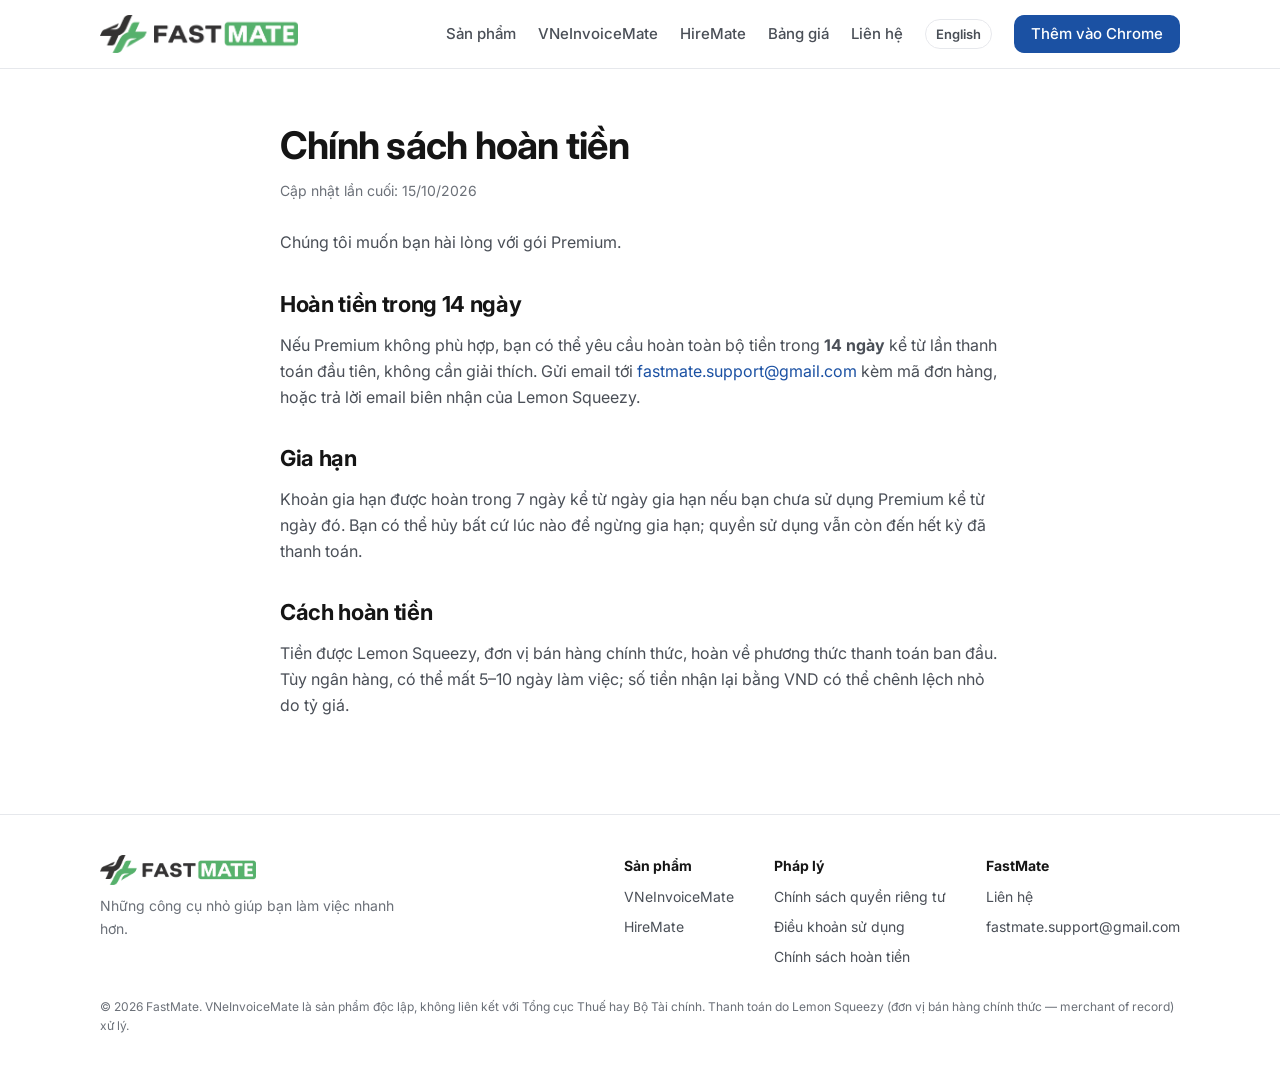
<file: vi/refund.html>
<!doctype html>
<html lang="vi">
<head>
<meta charset="utf-8">
<meta name="viewport" content="width=device-width, initial-scale=1">
<title>Chính sách hoàn tiền — FastMate</title>
<meta name="description" content="Chính sách hoàn tiền cho gói Premium.">
<link rel="alternate" hreflang="vi" href="https://fastmate.io.vn/vi/refund.html">
<link rel="alternate" hreflang="en" href="https://fastmate.io.vn/refund.html">
<link rel="canonical" href="https://fastmate.io.vn/vi/refund.html">
<meta property="og:site_name" content="FastMate">
<meta property="og:type" content="website">
<meta property="og:locale" content="vi_VN">
<meta property="og:title" content="Chính sách hoàn tiền — FastMate">
<meta property="og:description" content="Chính sách hoàn tiền cho gói Premium.">
<meta property="og:url" content="https://fastmate.io.vn/vi/refund.html">
<meta property="og:image" content="https://fastmate.io.vn/assets/og-fastmate.png">
<meta property="og:image:width" content="1200">
<meta property="og:image:height" content="630">
<meta name="twitter:card" content="summary_large_image">
<meta name="twitter:title" content="Chính sách hoàn tiền — FastMate">
<meta name="twitter:description" content="Chính sách hoàn tiền cho gói Premium.">
<meta name="twitter:image" content="https://fastmate.io.vn/assets/og-fastmate.png">
<link rel="icon" href="../assets/favicon.png" type="image/png">
<link rel="apple-touch-icon" href="../assets/apple-touch-icon.png">
<link rel="preconnect" href="https://fonts.googleapis.com">
<link rel="stylesheet" href="https://fonts.googleapis.com/css2?family=Inter:wght@400;500;600;700;800&display=swap">
<link rel="stylesheet" href="../assets/style.css">
</head>
<body>
<header class="site-header">
  <div class="wrap">
    <a class="brand" href="../vi/index.html"><img class="logo" src="../assets/fastmate-logo.png" alt="FastMate"></a>
    <nav class="nav">
      <a href="../vi/index.html#san-pham">Sản phẩm</a>
      <a href="../vi/vneinvoicemate/">VNeInvoiceMate</a>
      <a href="../vi/hiremate/">HireMate</a>
      <a href="../vi/vneinvoicemate/#bang-gia">Bảng giá</a>
      <a href="../vi/contact.html">Liên hệ</a>
      <a class="lang" href="../refund.html" hreflang="en" lang="en">English</a>
      <a class="btn btn-primary btn-sm" href="https://chromewebstore.google.com/detail/ljfjbapabcjcbbihginmmmieaafeoemg?utm_source=fastmate.io.vn" target="_blank" rel="noopener">Thêm vào Chrome</a>
    </nav>
  </div>
</header>
<main>
<article class="legal"><h1>Chính sách hoàn tiền</h1><p class="updated">Cập nhật lần cuối: 15/10/2026</p>
<p>Chúng tôi muốn bạn hài lòng với gói Premium.</p>
<h2>Hoàn tiền trong 14 ngày</h2>
<p>Nếu Premium không phù hợp, bạn có thể yêu cầu hoàn toàn bộ tiền trong <strong>14 ngày</strong> kể từ lần thanh toán đầu tiên, không cần giải thích. Gửi email tới <a href="mailto:fastmate.support@gmail.com">fastmate.support@gmail.com</a> kèm mã đơn hàng, hoặc trả lời email biên nhận của Lemon Squeezy.</p>
<h2>Gia hạn</h2>
<p>Khoản gia hạn được hoàn trong 7 ngày kể từ ngày gia hạn nếu bạn chưa sử dụng Premium kể từ ngày đó. Bạn có thể hủy bất cứ lúc nào để ngừng gia hạn; quyền sử dụng vẫn còn đến hết kỳ đã thanh toán.</p>
<h2>Cách hoàn tiền</h2>
<p>Tiền được Lemon Squeezy, đơn vị bán hàng chính thức, hoàn về phương thức thanh toán ban đầu. Tùy ngân hàng, có thể mất 5–10 ngày làm việc; số tiền nhận lại bằng VND có thể chênh lệch nhỏ do tỷ giá.</p></article>
</main>
<footer class="site-footer">
  <div class="wrap">
    <div class="footer-grid">
      <div>
        <a class="brand" href="../vi/index.html"><img class="logo" src="../assets/fastmate-logo.png" alt="FastMate"></a>
        <p class="muted" style="max-width:320px;margin:10px 0 0">Những công cụ nhỏ giúp bạn làm việc nhanh hơn.</p>
      </div>
      <div class="footer-links">
        <div><strong>Sản phẩm</strong><a href="../vi/vneinvoicemate/">VNeInvoiceMate</a><a href="../vi/hiremate/">HireMate</a></div>
        <div><strong>Pháp lý</strong><a href="../vi/privacy.html">Chính sách quyền riêng tư</a><a href="../vi/terms.html">Điều khoản sử dụng</a><a href="../vi/refund.html">Chính sách hoàn tiền</a></div>
        <div><strong>FastMate</strong><a href="../vi/contact.html">Liên hệ</a><a href="mailto:fastmate.support@gmail.com">fastmate.support@gmail.com</a></div>
      </div>
    </div>
    <p class="disclaimer">© 2026 FastMate. VNeInvoiceMate là sản phẩm độc lập, không liên kết với Tổng cục Thuế hay Bộ Tài chính. Thanh toán do Lemon Squeezy (đơn vị bán hàng chính thức — merchant of record) xử lý.</p>
  </div>
</footer>
</body>
</html>
</file>
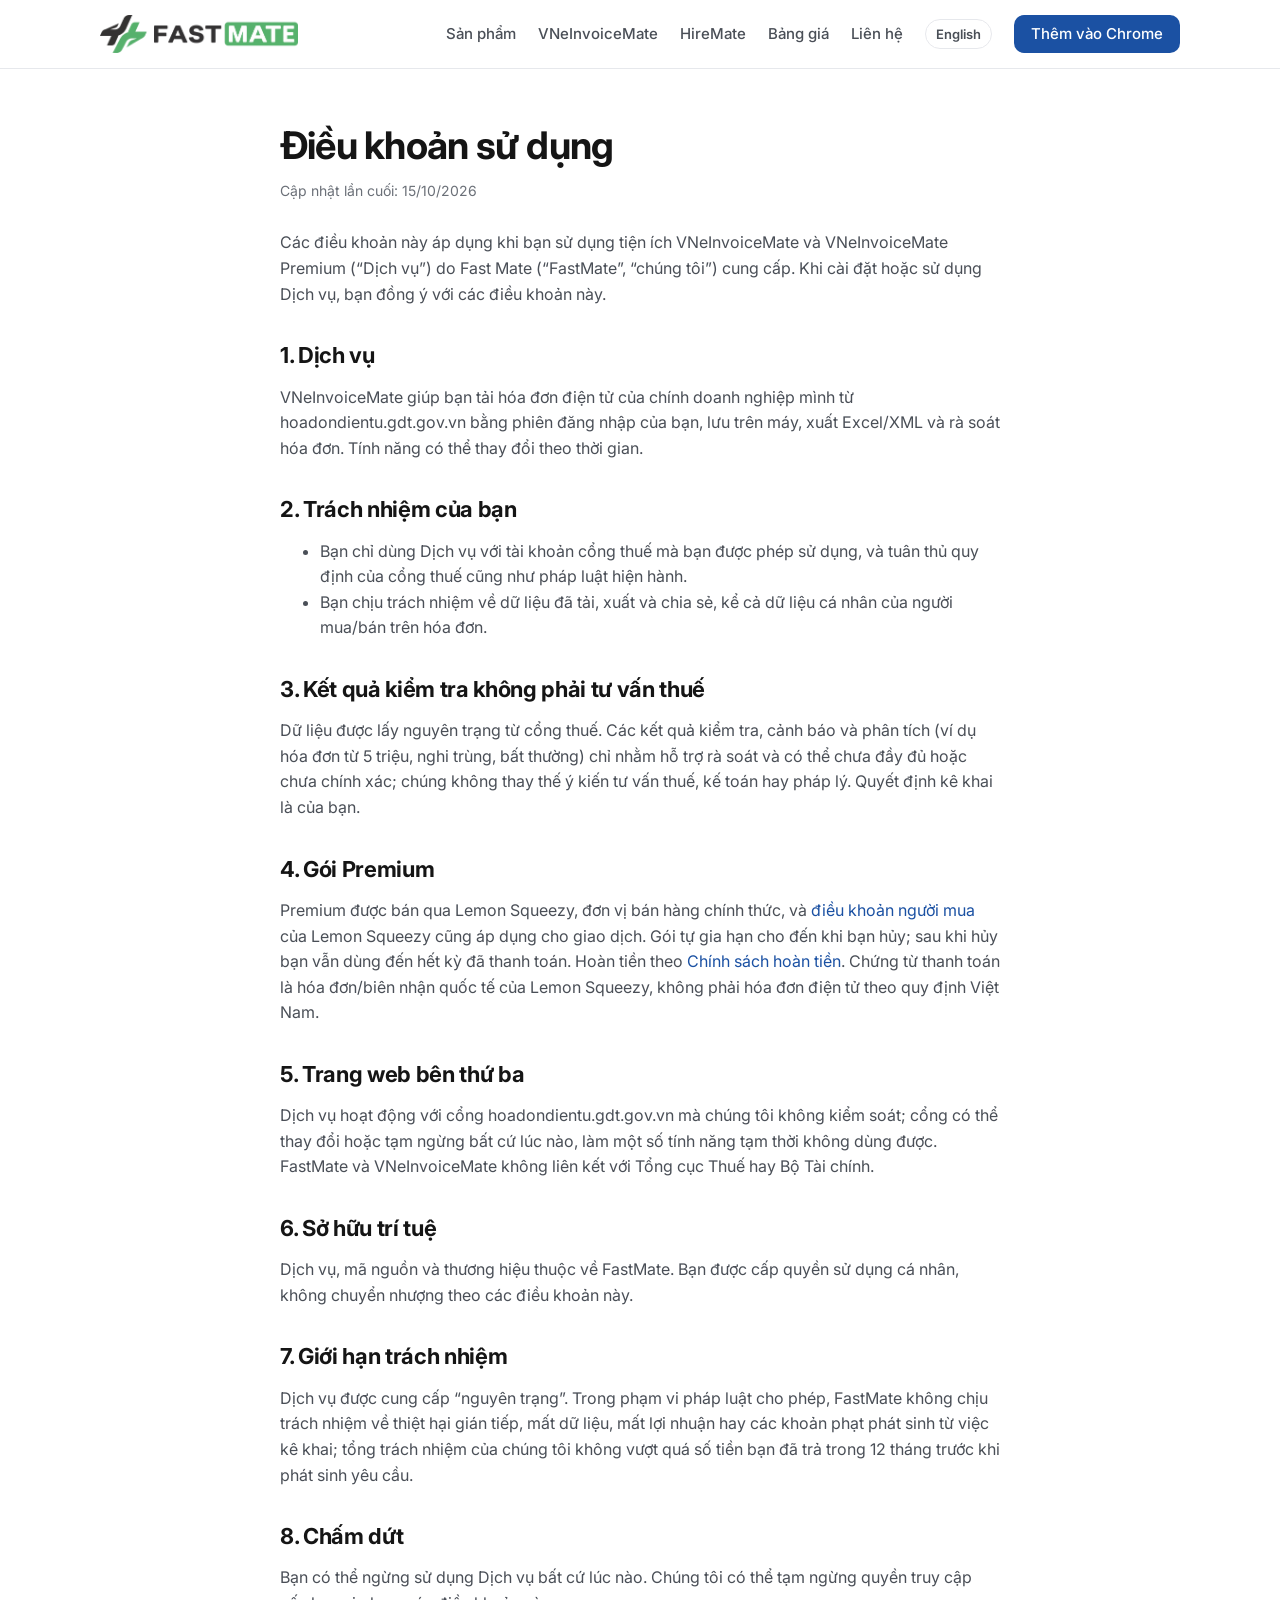
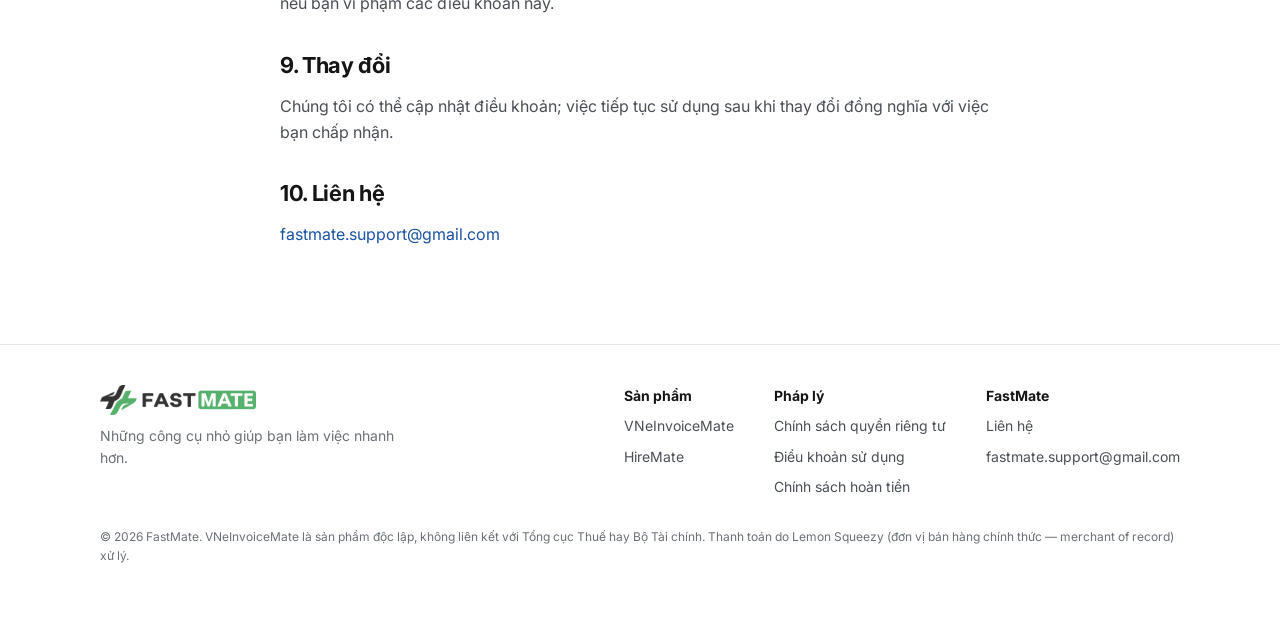
<file: vi/terms.html>
<!doctype html>
<html lang="vi">
<head>
<meta charset="utf-8">
<meta name="viewport" content="width=device-width, initial-scale=1">
<title>Điều khoản sử dụng — FastMate</title>
<meta name="description" content="Điều khoản sử dụng VNeInvoiceMate và VNeInvoiceMate Premium.">
<link rel="alternate" hreflang="vi" href="https://fastmate.io.vn/vi/terms.html">
<link rel="alternate" hreflang="en" href="https://fastmate.io.vn/terms.html">
<link rel="canonical" href="https://fastmate.io.vn/vi/terms.html">
<meta property="og:site_name" content="FastMate">
<meta property="og:type" content="website">
<meta property="og:locale" content="vi_VN">
<meta property="og:title" content="Điều khoản sử dụng — FastMate">
<meta property="og:description" content="Điều khoản sử dụng VNeInvoiceMate và VNeInvoiceMate Premium.">
<meta property="og:url" content="https://fastmate.io.vn/vi/terms.html">
<meta property="og:image" content="https://fastmate.io.vn/assets/og-fastmate.png">
<meta property="og:image:width" content="1200">
<meta property="og:image:height" content="630">
<meta name="twitter:card" content="summary_large_image">
<meta name="twitter:title" content="Điều khoản sử dụng — FastMate">
<meta name="twitter:description" content="Điều khoản sử dụng VNeInvoiceMate và VNeInvoiceMate Premium.">
<meta name="twitter:image" content="https://fastmate.io.vn/assets/og-fastmate.png">
<link rel="icon" href="../assets/favicon.png" type="image/png">
<link rel="apple-touch-icon" href="../assets/apple-touch-icon.png">
<link rel="preconnect" href="https://fonts.googleapis.com">
<link rel="stylesheet" href="https://fonts.googleapis.com/css2?family=Inter:wght@400;500;600;700;800&display=swap">
<link rel="stylesheet" href="../assets/style.css">
</head>
<body>
<header class="site-header">
  <div class="wrap">
    <a class="brand" href="../vi/index.html"><img class="logo" src="../assets/fastmate-logo.png" alt="FastMate"></a>
    <nav class="nav">
      <a href="../vi/index.html#san-pham">Sản phẩm</a>
      <a href="../vi/vneinvoicemate/">VNeInvoiceMate</a>
      <a href="../vi/hiremate/">HireMate</a>
      <a href="../vi/vneinvoicemate/#bang-gia">Bảng giá</a>
      <a href="../vi/contact.html">Liên hệ</a>
      <a class="lang" href="../terms.html" hreflang="en" lang="en">English</a>
      <a class="btn btn-primary btn-sm" href="https://chromewebstore.google.com/detail/ljfjbapabcjcbbihginmmmieaafeoemg?utm_source=fastmate.io.vn" target="_blank" rel="noopener">Thêm vào Chrome</a>
    </nav>
  </div>
</header>
<main>
<article class="legal"><h1>Điều khoản sử dụng</h1><p class="updated">Cập nhật lần cuối: 15/10/2026</p>
<p>Các điều khoản này áp dụng khi bạn sử dụng tiện ích VNeInvoiceMate và VNeInvoiceMate Premium (“Dịch vụ”) do Fast Mate (“FastMate”, “chúng tôi”) cung cấp. Khi cài đặt hoặc sử dụng Dịch vụ, bạn đồng ý với các điều khoản này.</p>
<h2>1. Dịch vụ</h2>
<p>VNeInvoiceMate giúp bạn tải hóa đơn điện tử của chính doanh nghiệp mình từ hoadondientu.gdt.gov.vn bằng phiên đăng nhập của bạn, lưu trên máy, xuất Excel/XML và rà soát hóa đơn. Tính năng có thể thay đổi theo thời gian.</p>
<h2>2. Trách nhiệm của bạn</h2>
<ul>
  <li>Bạn chỉ dùng Dịch vụ với tài khoản cổng thuế mà bạn được phép sử dụng, và tuân thủ quy định của cổng thuế cũng như pháp luật hiện hành.</li>
  <li>Bạn chịu trách nhiệm về dữ liệu đã tải, xuất và chia sẻ, kể cả dữ liệu cá nhân của người mua/bán trên hóa đơn.</li>
</ul>
<h2>3. Kết quả kiểm tra không phải tư vấn thuế</h2>
<p>Dữ liệu được lấy nguyên trạng từ cổng thuế. Các kết quả kiểm tra, cảnh báo và phân tích (ví dụ hóa đơn từ 5 triệu, nghi trùng, bất thường) chỉ nhằm hỗ trợ rà soát và có thể chưa đầy đủ hoặc chưa chính xác; chúng không thay thế ý kiến tư vấn thuế, kế toán hay pháp lý. Quyết định kê khai là của bạn.</p>
<h2>4. Gói Premium</h2>
<p>Premium được bán qua Lemon Squeezy, đơn vị bán hàng chính thức, và <a href="https://www.lemonsqueezy.com/buyer-terms" target="_blank" rel="noopener">điều khoản người mua</a> của Lemon Squeezy cũng áp dụng cho giao dịch. Gói tự gia hạn cho đến khi bạn hủy; sau khi hủy bạn vẫn dùng đến hết kỳ đã thanh toán. Hoàn tiền theo <a href="refund.html">Chính sách hoàn tiền</a>. Chứng từ thanh toán là hóa đơn/biên nhận quốc tế của Lemon Squeezy, không phải hóa đơn điện tử theo quy định Việt Nam.</p>
<h2>5. Trang web bên thứ ba</h2>
<p>Dịch vụ hoạt động với cổng hoadondientu.gdt.gov.vn mà chúng tôi không kiểm soát; cổng có thể thay đổi hoặc tạm ngừng bất cứ lúc nào, làm một số tính năng tạm thời không dùng được. FastMate và VNeInvoiceMate không liên kết với Tổng cục Thuế hay Bộ Tài chính.</p>
<h2>6. Sở hữu trí tuệ</h2>
<p>Dịch vụ, mã nguồn và thương hiệu thuộc về FastMate. Bạn được cấp quyền sử dụng cá nhân, không chuyển nhượng theo các điều khoản này.</p>
<h2>7. Giới hạn trách nhiệm</h2>
<p>Dịch vụ được cung cấp “nguyên trạng”. Trong phạm vi pháp luật cho phép, FastMate không chịu trách nhiệm về thiệt hại gián tiếp, mất dữ liệu, mất lợi nhuận hay các khoản phạt phát sinh từ việc kê khai; tổng trách nhiệm của chúng tôi không vượt quá số tiền bạn đã trả trong 12 tháng trước khi phát sinh yêu cầu.</p>
<h2>8. Chấm dứt</h2>
<p>Bạn có thể ngừng sử dụng Dịch vụ bất cứ lúc nào. Chúng tôi có thể tạm ngừng quyền truy cập nếu bạn vi phạm các điều khoản này.</p>
<h2>9. Thay đổi</h2>
<p>Chúng tôi có thể cập nhật điều khoản; việc tiếp tục sử dụng sau khi thay đổi đồng nghĩa với việc bạn chấp nhận.</p>
<h2>10. Liên hệ</h2>
<p><a href="mailto:fastmate.support@gmail.com">fastmate.support@gmail.com</a></p></article>
</main>
<footer class="site-footer">
  <div class="wrap">
    <div class="footer-grid">
      <div>
        <a class="brand" href="../vi/index.html"><img class="logo" src="../assets/fastmate-logo.png" alt="FastMate"></a>
        <p class="muted" style="max-width:320px;margin:10px 0 0">Những công cụ nhỏ giúp bạn làm việc nhanh hơn.</p>
      </div>
      <div class="footer-links">
        <div><strong>Sản phẩm</strong><a href="../vi/vneinvoicemate/">VNeInvoiceMate</a><a href="../vi/hiremate/">HireMate</a></div>
        <div><strong>Pháp lý</strong><a href="../vi/privacy.html">Chính sách quyền riêng tư</a><a href="../vi/terms.html">Điều khoản sử dụng</a><a href="../vi/refund.html">Chính sách hoàn tiền</a></div>
        <div><strong>FastMate</strong><a href="../vi/contact.html">Liên hệ</a><a href="mailto:fastmate.support@gmail.com">fastmate.support@gmail.com</a></div>
      </div>
    </div>
    <p class="disclaimer">© 2026 FastMate. VNeInvoiceMate là sản phẩm độc lập, không liên kết với Tổng cục Thuế hay Bộ Tài chính. Thanh toán do Lemon Squeezy (đơn vị bán hàng chính thức — merchant of record) xử lý.</p>
  </div>
</footer>
</body>
</html>
</file>
<file: assets/style.css>
/* FastMate site — shared styles. Brand: blue #1B51A3, green #4BB364 (from the HireMate logo). */
:root {
  --blue: #1B51A3; --blue-600: #144083; --blue-50: #EEF2FD;
  --green: #4BB364; --green-700: #2B7A3E; --green-50: #EDF8EF;
  --ink: #151515; --ink-2: #4A4F57; --ink-3: #6B7078;
  --line: #E6E8EC; --bg: #FFFFFF; --bg-2: #F6F8FB;
  --radius: 16px; --shadow: 0 10px 30px rgba(20, 40, 80, .08);
  --max: 1120px;
}
* { box-sizing: border-box; }
html { scroll-behavior: smooth; }
body { margin: 0; font-family: Inter, system-ui, -apple-system, Segoe UI, sans-serif; font-size: 16px; line-height: 1.6; color: var(--ink); background: var(--bg); }
a { color: var(--blue); text-decoration: none; }
a:hover { text-decoration: underline; }
img { max-width: 100%; display: block; }
.wrap { max-width: var(--max); margin: 0 auto; padding: 0 20px; }
.muted { color: var(--ink-3); }
.center { text-align: center; }

/* Header */
.site-header { position: sticky; top: 0; z-index: 10; background: rgba(255,255,255,.9); backdrop-filter: blur(8px); border-bottom: 1px solid var(--line); }
.site-header .wrap { display: flex; align-items: center; gap: 24px; height: 68px; }
.brand { display: flex; align-items: center; gap: 10px; font-weight: 800; font-size: 20px; color: var(--ink); letter-spacing: -.01em; }
.brand:hover { text-decoration: none; }
.brand .mark { width: 34px; height: 34px; }
.brand .logo { height: 38px; width: auto; display: block; }
.site-footer .brand .logo { height: 30px; }
.brand .accent { color: var(--green); }
.nav { display: flex; gap: 22px; margin-left: auto; align-items: center; }
.nav a { color: var(--ink-2); font-weight: 500; font-size: 15px; }
.nav a:hover { color: var(--blue); text-decoration: none; }
.nav a.btn-primary, .nav a.btn-primary:hover { color: #fff; }
.nav a.lang { font-size: 13px; font-weight: 600; padding: 4px 10px; border: 1.5px solid var(--line); border-radius: 999px; }
.nav a.lang:hover { border-color: var(--blue); }

/* Buttons */
.btn { white-space: nowrap; display: inline-flex; align-items: center; justify-content: center; gap: 8px; height: 46px; padding: 0 22px; border-radius: 10px; font-weight: 600; font-size: 15px; border: 1px solid transparent; cursor: pointer; transition: background .15s, box-shadow .15s; }
.btn:hover { text-decoration: none; }
.btn-primary { background: var(--blue); color: #fff; }
.btn-primary:hover { background: var(--blue-600); }
.btn-green { background: var(--green); color: #fff; }
.btn-green:hover { background: var(--green-700); }
.btn-ghost { background: #fff; color: var(--ink); border-color: var(--line); }
.btn-ghost:hover { border-color: var(--blue); color: var(--blue); }
.btn-sm { height: 38px; padding: 0 16px; font-size: 14px; }

/* Sections */
section { padding: 80px 0; }
.section-alt { background: var(--bg-2); }
.eyebrow { display: inline-block; font-size: 13px; font-weight: 700; letter-spacing: .08em; text-transform: uppercase; color: var(--green-700); background: var(--green-50); padding: 4px 12px; border-radius: 999px; }
h1 { font-size: clamp(34px, 5vw, 56px); line-height: 1.08; letter-spacing: -.02em; margin: 18px 0; }
h2 { font-size: clamp(26px, 3.4vw, 38px); line-height: 1.15; letter-spacing: -.015em; margin: 0 0 12px; }
h3 { font-size: 19px; margin: 0 0 6px; }
.lead { font-size: 19px; color: var(--ink-2); max-width: 640px; }
.section-head { max-width: 680px; margin: 0 auto 44px; text-align: center; }
.section-head .lead { margin: 0 auto; }

/* Hero */
.hero { padding: 72px 0 64px; background: radial-gradient(1200px 400px at 80% -10%, var(--blue-50), transparent), radial-gradient(800px 300px at 0% 10%, var(--green-50), transparent); }
.hero-grid { display: grid; grid-template-columns: 1.05fr 1fr; gap: 48px; align-items: center; }
.hero .actions { display: flex; gap: 12px; flex-wrap: wrap; margin-top: 28px; }
.hero-art { background: #fff; border-radius: 24px; box-shadow: var(--shadow); padding: 28px; border: 1px solid var(--line); }
.trust { display: flex; gap: 22px; flex-wrap: wrap; margin-top: 28px; font-size: 14px; color: var(--ink-3); }
.trust span::before { content: "✓"; color: var(--green); font-weight: 700; margin-right: 6px; }

/* Cards / grids */
.grid-3 { display: grid; grid-template-columns: repeat(3, 1fr); gap: 20px; }
.grid-2 { display: grid; grid-template-columns: repeat(2, 1fr); gap: 20px; }
.card { background: #fff; border: 1px solid var(--line); border-radius: var(--radius); padding: 26px; }
.card p { margin: 0; color: var(--ink-2); font-size: 15px; }
.icon { width: 44px; height: 44px; border-radius: 12px; display: grid; place-items: center; background: var(--blue-50); color: var(--blue); margin-bottom: 16px; }
.icon.green { background: var(--green-50); color: var(--green-700); }

/* Product tiles (FastMate home) */
.product { display: flex; flex-direction: column; gap: 14px; }
.product .logo-row { display: flex; align-items: center; gap: 12px; }
.product .logo-row img { width: 48px; height: 48px; border-radius: 12px; }
.product .tag { font-size: 12px; font-weight: 700; color: var(--green-700); background: var(--green-50); padding: 2px 10px; border-radius: 999px; }
.product.soon { background: var(--bg-2); border-style: dashed; }
.product.soon .tag { color: var(--ink-3); background: #fff; }
.product .links { margin-top: auto; display: flex; gap: 10px; flex-wrap: wrap; }

/* Steps */
.steps { counter-reset: step; }
.step { position: relative; padding-left: 56px; }
.step::before { counter-increment: step; content: counter(step); position: absolute; left: 0; top: 0; width: 38px; height: 38px; border-radius: 50%; background: var(--blue); color: #fff; font-weight: 700; display: grid; place-items: center; }

/* Pricing */
.pricing { display: grid; grid-template-columns: repeat(2, minmax(0, 420px)); gap: 24px; justify-content: center; }
.plan { background: #fff; border: 1px solid var(--line); border-radius: 20px; padding: 32px; display: flex; flex-direction: column; gap: 16px; }
.plan.featured { border: 2px solid var(--green); box-shadow: var(--shadow); position: relative; }
.plan.featured::before { content: "Most popular"; position: absolute; top: -13px; left: 32px; background: var(--green); color: #fff; font-size: 12px; font-weight: 700; padding: 3px 12px; border-radius: 999px; }
.price { font-size: 44px; font-weight: 800; letter-spacing: -.02em; line-height: 1; }
.price small { font-size: 16px; font-weight: 500; color: var(--ink-3); }
.plan ul { list-style: none; padding: 0; margin: 0; display: flex; flex-direction: column; gap: 10px; }
.plan li { padding-left: 28px; position: relative; font-size: 15px; color: var(--ink-2); }
.plan li::before { content: ""; position: absolute; left: 0; top: 4px; width: 18px; height: 18px; border-radius: 50%; background: var(--green-50) url("data:image/svg+xml,%3Csvg xmlns='http://www.w3.org/2000/svg' viewBox='0 0 24 24' fill='none' stroke='%232B7A3E' stroke-width='3' stroke-linecap='round' stroke-linejoin='round'%3E%3Cpath d='M20 6 9 17l-5-5'/%3E%3C/svg%3E") center / 11px no-repeat; }
.plan .btn { margin-top: auto; }
.billing-note { text-align: center; margin-top: 18px; font-size: 14px; }

.billing { display: flex; width: max-content; max-width: 100%; margin: 0 auto 28px; padding: 4px; gap: 4px; border: 1px solid var(--line); border-radius: 12px; background: var(--bg-2); }
.billing button { border: 0; background: transparent; padding: 8px 16px; border-radius: 9px; font: 600 14px Inter, system-ui, sans-serif; color: var(--ink-2); cursor: pointer; white-space: nowrap; }
.billing button.active { background: #fff; color: var(--ink); box-shadow: 0 1px 4px rgba(0,0,0,.08); }
.billing .save { color: var(--green-700); font-weight: 700; margin-left: 4px; }
@media (max-width: 420px) { .billing button { padding: 8px 10px; font-size: 13px; } }

/* FAQ */
.faq { max-width: 760px; margin: 0 auto; }
.faq details { border-bottom: 1px solid var(--line); padding: 18px 0; }
.faq summary { font-weight: 600; cursor: pointer; list-style: none; display: flex; justify-content: space-between; gap: 12px; }
.faq summary::after { content: "+"; color: var(--blue); font-size: 22px; line-height: 1; }
.faq details[open] summary::after { content: "–"; }
.faq p { color: var(--ink-2); margin: 10px 0 0; }

/* CTA band */
.cta { background: linear-gradient(120deg, var(--blue), #2563B8 55%, var(--green)); color: #fff; border-radius: 24px; padding: 48px; display: flex; align-items: center; justify-content: space-between; gap: 24px; flex-wrap: wrap; }
.cta h2 { color: #fff; margin: 0; }
.cta p { margin: 6px 0 0; opacity: .9; }
.cta .btn-ghost { border-color: transparent; }

/* Legal pages */
.legal { max-width: 760px; margin: 0 auto; padding: 56px 20px 80px; }
.legal h1 { font-size: 38px; margin: 0 0 6px; }
.legal h2 { font-size: 22px; margin: 36px 0 8px; }
.legal p, .legal li { color: var(--ink-2); }
.legal .updated { color: var(--ink-3); font-size: 14px; margin-bottom: 28px; }
.note { background: var(--bg-2); border: 1px solid var(--line); border-radius: 12px; padding: 14px 16px; font-size: 14px; color: var(--ink-2); }

/* Footer */
.site-footer { border-top: 1px solid var(--line); padding: 40px 0; background: #fff; font-size: 14px; }
.footer-grid { display: flex; justify-content: space-between; gap: 32px; flex-wrap: wrap; }
.footer-links { display: flex; gap: 40px; flex-wrap: wrap; }
.footer-links div { display: flex; flex-direction: column; gap: 8px; }
.footer-links strong { color: var(--ink); }
.footer-links a { color: var(--ink-2); }
.disclaimer { margin-top: 28px; color: var(--ink-3); font-size: 12px; }

@media (max-width: 860px) {
  .hero-grid, .grid-3, .grid-2, .pricing { grid-template-columns: 1fr; }
  .nav a:not(.btn) { display: none; }
  .nav a.lang:not(.btn) { display: inline-block; }
  section { padding: 56px 0; }
  .cta { padding: 32px; }
}
html[lang="vi"] .plan.featured::before { content: "Phổ biến nhất"; }

/* Product page: key features, alternating text and screenshot */
.features { display: flex; flex-direction: column; gap: 72px; }
.feature-row { display: grid; grid-template-columns: 1fr 1.15fr; gap: 48px; align-items: center; }
.feature-row.flip .feature-text { order: 2; }
.feature-tag { display: flex; align-items: center; gap: 10px; margin-bottom: 14px; }
.feature-num { width: 32px; height: 32px; border-radius: 50%; background: var(--blue); color: #fff; font-weight: 700; display: grid; place-items: center; flex-shrink: 0; }
.feature-text h3 { font-size: 30px; line-height: 1.2; margin: 0 0 14px; }
.feature-text p { color: var(--ink-2); font-size: 17px; margin: 0 0 18px; }
.ticks { list-style: none; padding: 0; margin: 0; display: flex; flex-direction: column; gap: 10px; color: var(--ink-2); }
.ticks li { padding-left: 26px; position: relative; }
.ticks li::before { content: "✓"; color: var(--green); font-weight: 700; position: absolute; left: 0; }
.feature-shot { background: #fff; border-radius: 20px; box-shadow: var(--shadow); border: 1px solid var(--line); overflow: hidden; }
.feature-shot img { display: block; width: 100%; height: auto; }
.also-title { text-align: center; font-size: 22px; margin: 80px 0 24px; }
@media (max-width: 860px) {
  .feature-row { grid-template-columns: 1fr; gap: 24px; }
  .feature-row.flip .feature-text { order: 0; }
  .feature-text h3 { font-size: 24px; }
  .features { gap: 56px; }
}
</file>
